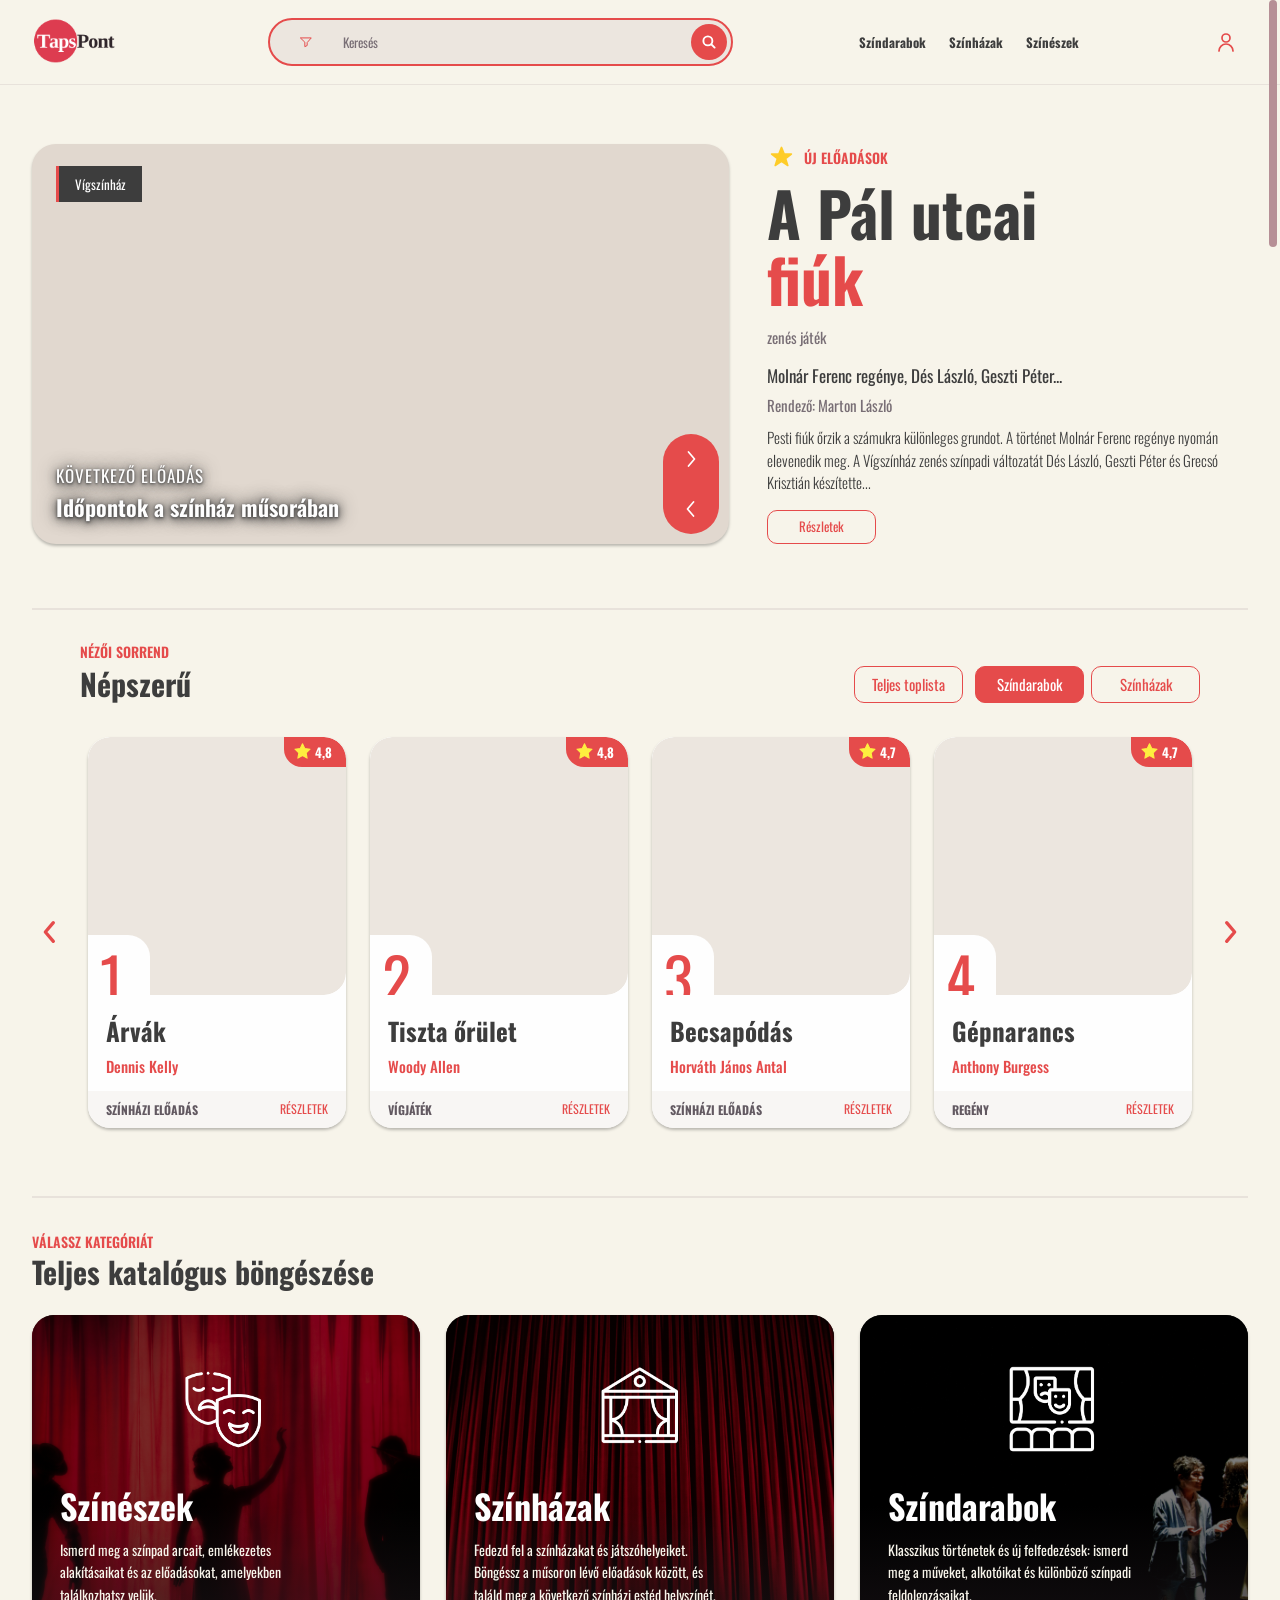
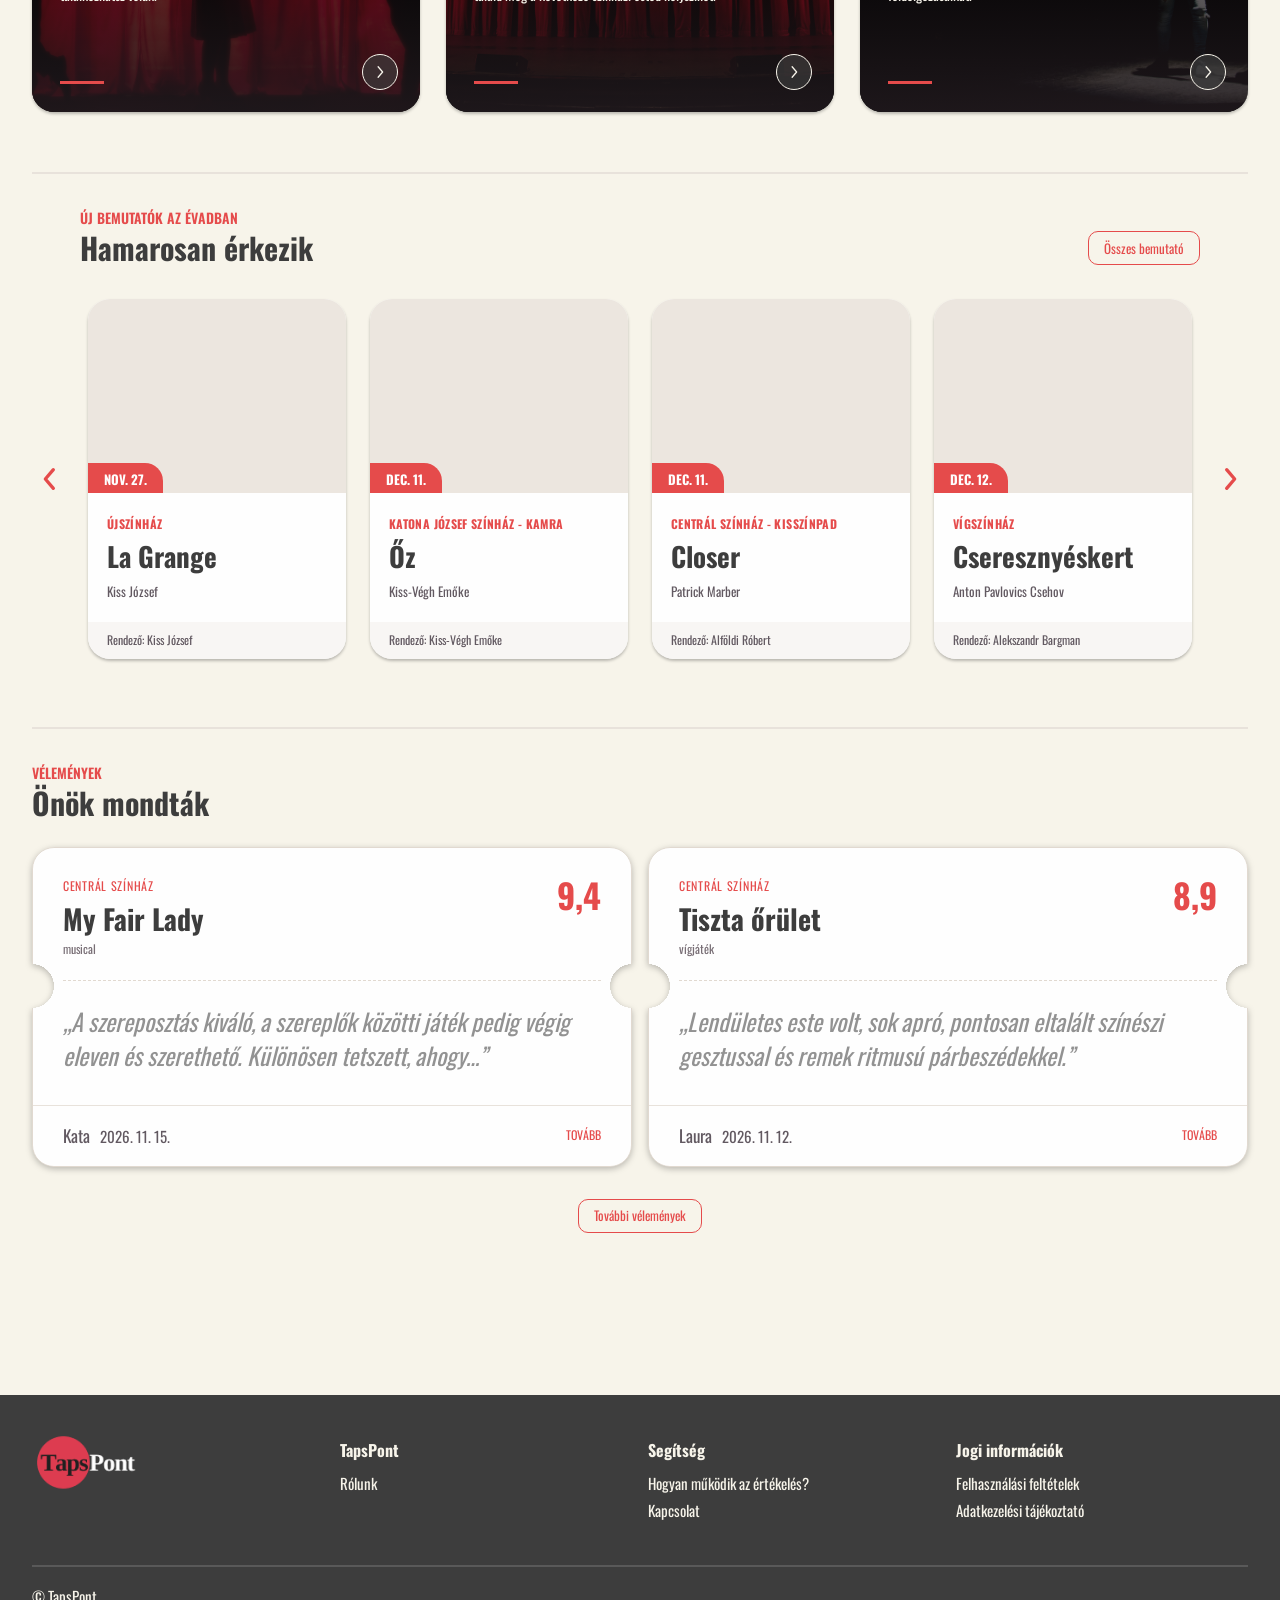
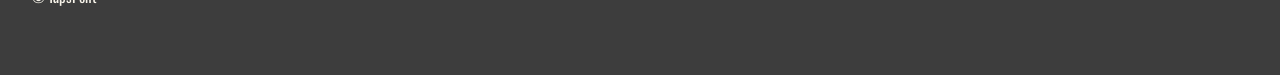
<file: index.html>
<!doctype html>
<html lang="hu">
<head>
  <link rel="icon" href="logo/favicon.ico" sizes="any">
  <meta charset="utf-8">
  <meta name="viewport" content="width=device-width, initial-scale=1">
  <title>TapsPont</title>
  <link rel="preconnect" href="https://fonts.googleapis.com">
  <link rel="preconnect" href="https://fonts.gstatic.com" crossorigin>
  <link rel="stylesheet" href="https://fonts.googleapis.com/css2?family=Overpass:wght@300;400;600;700&amp;family=Overpass+Mono:wght@300;400;500;700&amp;family=Tinos:ital,wght@0,400;0,700;1,400&amp;display=swap">
  <link rel="stylesheet" href="tapspont.css">
  <style>
    .frame { background: var(--placeholder); border: 1px solid var(--border); border-radius: 21px; }
    .frame:has(img) { overflow: hidden; }
    .frame img { display: block; width: 100%; height: 100%; object-fit: cover; }
    .rank-picture img, .hero-media .frame img { position: absolute; inset: 0; }
    .logo-frame { background: #fff; }
    .logo-frame img { object-fit: contain; padding: 12%; }
    .hero { width: min(1300px, calc(100% - 64px)); padding: clamp(28px, 4.6vw, 66px) 0 clamp(44px, 5vw, 68px); }
    .hero-grid { display: grid; grid-template-columns: minmax(0, 1.9fr) minmax(380px, 1fr); gap: clamp(54px, 7vw, 98px); align-items: start; }
    @media (min-width: 1260px) {
      .hero-grid { padding-right: 72px; }
    }
    .hero-media { position: relative; }
    .hero-media .frame { position: relative; aspect-ratio: 1.74; background: #e1d8cf; border: 0; border-radius: 24px; }
    .hero-controls { position: absolute; z-index: 1; right: 0; bottom: -28px; transform: translateX(50%); display: grid; width: clamp(54px, 6vw, 86px); border-radius: 999px; overflow: hidden; background: var(--red); }
    .hero-controls button { display: grid; place-items: center; min-height: clamp(44px, 6vw, 73px); padding: 0; border: 0; background: transparent; color: white; }
    .hero-controls button:is(:hover, :focus-visible) { background: #0002; }
    .hero-controls button:focus-visible { outline-offset: -5px; outline-color: white; }
    .feature { display: flex; align-items: flex-start; flex-direction: column; text-align: left; }
    .feature-copy-stack { display: grid; width: 100%; }
    .feature-copy { grid-area: 1 / 1; visibility: hidden; }
    .feature-copy[data-active] { visibility: visible; }
    .feature-label { color: var(--red); font-size: 15px; font-weight: 400; text-transform: uppercase; }
    .feature h1 { margin: 10px 0 16px; font: 700 80px/.98 var(--serif); overflow-wrap: anywhere; }
    .feature h1 span { display: block; color: var(--red); }
    .feature-date { margin-top: 4px; font-size: 21px; }
    .feature-author { margin: 18px 0 12px; font-size: 17px; }
    .feature .btn { margin-top: 22px; }
    main > .block { border-top: 2px solid var(--rule); padding-top: 66px; margin-top: 126px; }
    main > .block:first-child { margin-top: 0; padding-top: 34px; }
    .section-head { display: flex; align-items: center; justify-content: space-between; gap: 12px; margin-bottom: 22px; }
    .section-head h2 { color: var(--red); font: 700 30px/1.15 var(--mono); }
    .rankings .section-head { margin-bottom: 8px; }
    .ranking-meta { display: flex; align-items: center; justify-content: space-between; flex-wrap: wrap; gap: 8px 16px; margin-bottom: 12px; }
    .ranking-note { font: 300 15px/1.4 "Overpass", sans-serif; }
    .rank-controls { display: flex; flex-wrap: wrap; gap: 7px; margin-bottom: 16px; }
    .rank-controls .btn { min-height: 38px; padding-inline: 18px; color: #3D3D3D; background: transparent; font-size: 15px; }
    .rank-controls .btn:hover { background: #f9dce1; }
    .rank-controls .btn[aria-pressed="true"] { background: var(--red); color: #fff; }
    .rank-carousel, .premiere-carousel { --visible-slides: 4; --slide-gap: 24px; --slide-size: calc((100cqi - 3 * var(--slide-gap)) / 4); }
    .rank-list { list-style: none; padding: 0; }
    .listing-card { position: relative; flex: 0 0 var(--slide-size); display: flex; flex-direction: column; min-width: 0; min-height: calc(var(--slide-size) * 4 / 3 + 230px); border-radius: var(--card-radius); background: var(--white); overflow: hidden; overflow-wrap: anywhere; }
    .rank-cover { position: relative; width: 100%; aspect-ratio: 3 / 4; }
    .rank-picture { position: absolute; inset: 0; overflow: hidden; border: 0; border-radius: var(--card-radius); }
    .rank-picture.logo-frame img { bottom: auto; height: 72%; padding: 12%; }
    /* A cím hivatkozása a teljes kártyán elérhető. */
    .listing-card .listing-title a::after { content: ""; position: absolute; inset: 0; z-index: 1; border-radius: inherit; }
    .listing-card .listing-detail { position: relative; z-index: 2; }
    .rank-carousel .slide-viewport, .premiere-carousel .slide-viewport { padding: 8px; }
    .listing-card .listing-title a:focus-visible::after { outline: 2px solid var(--ink); outline-offset: -3px; }
    @media (prefers-reduced-motion: no-preference) {
      .listing-card { transition: transform 180ms ease; }
      .listing-card:focus-within { transform: scale(1.02); }
      .listing-card .frame img { transition: transform 800ms cubic-bezier(.2,.65,.3,1); }
      .listing-card:focus-within .frame img { transform: scale(1.04); }
    }
    @media (hover: hover) and (pointer: fine) and (prefers-reduced-motion: no-preference) {
      .listing-card:hover { transform: scale(1.02); }
      .listing-card:hover .frame img { transform: scale(1.04); }
    }
    .rank-card .order { position: absolute; bottom: 0; left: 0; display: grid; align-items: end; min-width: 92px; height: 90px; padding-inline: 12px; border-radius: 0 var(--card-radius) 0 0; background: var(--white); color: var(--red); font: 300 90px/1 var(--mono); }
    .rank-card .order-value { text-box: trim-both cap alphabetic; }
    @supports not (text-box: trim-both cap alphabetic) {
      .rank-card .order-value { transform: translateY(.22em); }
    }
    .listing-data { display: flex; flex-direction: column; flex: 1; gap: 4px; padding: 12px 17px 20px; }
    .listing-title { margin: 0 0 10px; font: 700 25px/1.12 var(--serif); }
    .listing-primary { color: var(--red); font: 700 15px/1.35 var(--mono); }
    .listing-secondary { color: var(--muted); font: 500 14px/1.4 var(--mono); }
    .listing-category { margin-top: auto; padding-top: 19px; color: var(--muted); font: 700 12px/1.3 var(--mono); text-transform: uppercase; }
    .review strong { font-size: 17px; line-height: 1.2; display: block; }
    .rank-card { min-height: 0; }
    .rank-card .rank-cover { aspect-ratio: 1; }
    .rank-card .listing-data { flex: none; padding-bottom: 16px; }
    .rank-card .listing-category { margin-top: 4px; padding-top: 0; }
    .rank-card .listing-secondary:empty { display: none; }
    .rank-carousel, .premiere-carousel { position: relative; }
    .side-navigation button { position: absolute; top: 50%; transform: translateY(-50%); z-index: 1; border: 0; background: transparent; color: var(--red); }
    .side-navigation .icon { width: 32px; height: 32px; }
    .side-navigation button:hover { color: var(--ink); }
    .side-navigation [data-slide="-1"] { right: calc(100% + 12px); }
    .side-navigation [data-slide="1"] { left: calc(100% + 12px); }
    @media (max-width: 1340px) {
      .rank-carousel, .premiere-carousel { padding-inline: 48px; }
      .side-navigation [data-slide="-1"] { left: 0; right: auto; }
      .side-navigation [data-slide="1"] { right: 0; left: auto; }
      .side-navigation button { width: 36px; height: 36px; }
    }
    .review-grid { display: grid; grid-template-columns: repeat(2, minmax(0, 1fr)); gap: 16px; }
    .review { display: grid; grid-template-columns: auto minmax(0, 1fr); align-items: start; gap: 20px; min-height: 128px; padding: 20px; }
    .review-avatar { width: clamp(42px, 5vw, 68px); aspect-ratio: 1; border-radius: 50%; }
    .review blockquote { margin: 0 0 16px; color: var(--ink); font: 700 25px/1.25 var(--serif); }
    .review strong { margin-bottom: 4px; }
    .review .text-link { display: inline-block; margin-top: 8px; }
    .review-more { display: flex; justify-content: center; margin-top: 20px; }
    .review-more[hidden] { display: none; }

    .premiere .listing-title { margin: 0 0 2px; font: 700 21px/1.2 var(--serif); }
    .topic-tiles { display: grid; grid-template-columns: repeat(3, minmax(0, 264px)); justify-content: center; gap: clamp(12px, 2vw, 28px); }
    .topic-tile { position: relative; display: flex; flex-direction: column; align-items: center; gap: 10px; min-width: 0; aspect-ratio: 1; padding: clamp(16px, 2.1vw, 28px) clamp(16px, 2.4vw, 32px); border-radius: 22px; background: var(--white); }
    .topic-tile:is(:hover, :focus-visible) { border-color: var(--red); text-decoration: none; }
    .topic-tile .topic-icon { flex: 0 0 auto; width: clamp(66px, 8vw, 110px); aspect-ratio: 1; object-fit: contain; filter: url(#topic-icon-red); }
    .topic-tile-label { text-align: center; font: 700 clamp(18px, 2vw, 24px)/1.2 var(--serif); }
    .topic-tile-description { align-self: stretch; color: var(--muted); font: 400 clamp(12px, 1.25vw, 14px)/1.4 var(--mono); }
    .topic-tile .topic-arrow { position: absolute; top: 14px; right: 14px; width: 24px; height: 24px; color: var(--red); }
    .filter-menu { position: fixed; inset: 0; margin: auto; width: min(490px, calc(100vw - 28px)); max-height: calc(100dvh - 28px); overflow: auto; padding: 22px; border: 1px solid var(--border); border-radius: var(--card-radius); background: var(--paper); color: var(--ink); box-shadow: 0 10px 36px #3D3D3D33; }
    .filter-menu::backdrop { background: #3D3D3D45; }
    .filter-menu h2 { margin-bottom: 16px; color: var(--red); font: 700 23px/1.2 var(--mono); }
    .filter-menu fieldset { margin: 0 0 15px; padding: 0; border: 0; }
    .filter-menu legend { padding: 0; margin-bottom: 8px; font-weight: 700; }
    .filter-options { display: flex; gap: 8px; flex-wrap: wrap; }
    .filter-options label { display: flex; align-items: center; gap: 5px; font-size: 13px; }
    .filter-menu input[type="radio"] { accent-color: var(--red); }
    .filter-fields { display: grid; grid-template-columns: repeat(2, minmax(0, 1fr)); gap: 12px; }
    .filter-fields label { display: grid; gap: 5px; font-size: 13px; }
    .filter-fields :is(select, input) { min-width: 0; width: 100%; padding: 8px; font: inherit; border: 1px solid var(--border); border-radius: 8px; background: var(--white); }
    .filter-actions { display: flex; flex-wrap: wrap; justify-content: flex-end; gap: 8px; margin-top: 16px; }
    .slide-viewport { container-type: inline-size; overflow: hidden; }
    .slide-track { display: flex; gap: var(--slide-gap); }
    .premiere { min-height: 0; }
    .premiere .frame { width: 100%; aspect-ratio: 4 / 5; border: 0; border-radius: 0; }
    .premiere .listing-data { gap: 0; padding: 13px; }
    .premiere :is(.listing-primary, .listing-secondary, .listing-category) { font: 400 14px/1.4 var(--mono); }
    .premiere .listing-category { margin-top: 0; padding-top: 0; text-transform: none; }
    .entry-list { list-style: none; margin: 0; padding: 0; }
    .entry-list li { display: grid; grid-template-columns: 68px minmax(0, 1fr); align-items: center; gap: 12px; padding: 10px 0; border-bottom: 1px solid var(--rule); }
    .entry-list .frame { height: 56px; border-radius: 10px; }
    .entry-list .muted { display: block; }
    @media (max-width: 960px) {
      .rank-carousel, .premiere-carousel { --visible-slides: 2; --slide-gap: 16px; --slide-size: calc((100cqi - var(--slide-gap)) / 2); }
      .rank-carousel { padding-inline: 0; }
      .rank-carousel .side-navigation { display: none; }
      .rank-carousel .slide-viewport { overflow-x: auto; scroll-snap-type: x mandatory; }
      .rank-card { scroll-snap-align: start; }
    }
    @media (max-width: 800px) {
      .hero-grid { grid-template-columns: 1fr; gap: 36px; }
      .hero-controls { right: 16px; transform: none; }
    }
    @media (max-width: 540px) {
      .hero { padding-top: 22px; }
      .section-head { flex-wrap: wrap; }
      .rank-carousel, .premiere-carousel { --visible-slides: 1; --slide-size: 100cqi; }
      .rank-controls .btn { padding-inline: 11px; }
      .review-grid { grid-template-columns: 1fr; gap: 14px; }
      .premiere-carousel { padding-inline: 38px; }
      .premiere-carousel .side-navigation button { width: 32px; height: 32px; }
    }
    @media (max-width: 660px) {
      .topic-tiles { grid-template-columns: repeat(2, minmax(0, 264px)); }
    }
    @media (max-width: 440px) {
      .topic-tiles { grid-template-columns: minmax(0, 264px); }
    }
  </style>
  <link rel="stylesheet" href="fooldal-finomitas.css">
  <link rel="stylesheet" href="mobil.css">
  <link rel="stylesheet" href="finomitasok.css">
  <link rel="stylesheet" href="https://fonts.googleapis.com/css2?family=Oswald:wght@300;400;500;600;700&amp;display=swap">
  <link rel="stylesheet" href="egyseg.css">
  <style>
    /* Főoldali gombok: a Figma-minta 109 × 34-es, 10 px-es sarkú vezérlője. */
    .btn, .rankings .ranking-tools .btn {
      box-sizing: border-box;
      min-width: 109px;
      min-height: 34px;
      padding: 0 15px;
      border: 1px solid #E54B4B;
      border-radius: 10px !important;
      background: transparent;
      color: #E54B4B;
      line-height: 1.2;
    }
    .btn:is(:hover, :focus-visible), .rankings .ranking-tools .btn:is(:hover, :focus-visible) {
      background: #E54B4B;
      color: #fff;
      text-decoration: none;
    }
    .btn.account-primary, .rankings .ranking-tools .btn[aria-pressed="true"] {
      background: #E54B4B;
      border-color: #E54B4B;
      color: #fff;
    }
    .btn:focus-visible, .icon-button:focus-visible { outline: 2px solid #E54B4B; outline-offset: 3px; }
    .icon-button, .tp-top, .tp-close {
      min-width: 34px !important;
      border-radius: 10px !important;
    }
    /* A Figma szerinti két félből álló, kapszula alakú hero-lapozó. */
    .hero-controls {
      width: 82px;
      height: 146px;
      grid-template-rows: repeat(2, 1fr);
      border-radius: 999px !important;
      background: #E54B4B;
    }
    .hero-controls button {
      width: 100%;
      min-width: 0 !important;
      min-height: 0;
      height: 73px;
      border-radius: 0 !important;
      background: transparent;
    }
    .hero-controls button:is(:hover, :focus-visible) { background: transparent; }
    .hero-controls button:active { background: #E54B4B; }
    .hero-controls button:active { transform: none; }
    /* A Figma csillaga; a pontszám a csillag közepén áll. */
    .rank-rating {
      width: max-content;
      min-width: 43px;
      height: 21px;
      background: var(--red);
    }
    .feature-label { display: flex; align-items: center; }
    .feature-label .feature-star {
      display: inline-block;
      flex: 0 0 29px;
      width: 29px;
      height: 28px;
      margin-right: 8px;
      background: center / 100% 100% no-repeat url("data:image/svg+xml,%3Csvg xmlns='http://www.w3.org/2000/svg' viewBox='0 0 29 28'%3E%3Cpath d='M14.5 3.4 L17.2 10.1 H24.4 L18.6 14.5 L20.8 21.5 L14.5 17.3 L8.2 21.5 L10.4 14.5 L4.6 10.1 H11.8 Z' fill='%23FECC28' stroke='%23FECC28' stroke-width='1.6' stroke-linejoin='round'/%3E%3C/svg%3E");
    }
    .rank-rating {
      position: absolute;
      top: 22px;
      right: 12px;
      display: flex;
      align-items: center;
      justify-content: flex-end;
      padding: 0 7px 0 18px;
      border: 0;
      border-radius: 0 9px 9px 9px;
      box-shadow: 0 1px 1px rgba(0, 0, 0, .25);
      color: #fff;
      font: 500 18px/1 "Oswald", sans-serif;
    }
    .rank-rating::before {
      content: '';
      position: absolute;
      left: -16px;
      top: 50%;
      width: 32px;
      height: 32px;
      transform: translateY(-50%);
      background: center / contain no-repeat url("data:image/svg+xml,%3Csvg xmlns='http://www.w3.org/2000/svg' viewBox='0 0 60 58'%3E%3Cpath d='M30 4 L37.2 19.4 L54.2 21.6 L41.8 33.4 L44.8 50.4 L30 42.1 L15.2 50.4 L18.2 33.4 L5.8 21.6 L22.8 19.4 Z' fill='%23FEEE3F' stroke='%23FEEE3F' stroke-width='3.5' stroke-linejoin='round'/%3E%3C/svg%3E");
      filter: drop-shadow(0 1px 1px rgba(0, 0, 0, .25));
    }
    .rank-rating > span:first-child { display: none; }
    .rank-rating .rating-value { position: relative; z-index: 1; }
    .rank-rating small { position: absolute; top: 100%; right: 0; padding: 1px 3px; border-radius: 3px; background: #fff; font-size: 9px; }
    .hero-date > span { font-size: 17px; }
    .hero-date p { font-size: 22px; }
    .rankings .ranking-tools .btn { display: inline-flex; align-items: center; justify-content: center; padding: 10px 15px; text-align: center; line-height: 1; }
    .section-subtitle { font-weight: 600; }
    .review-source { font-size: 17px; }
    .review-date { font-size: 15px; }
    .review-more { margin-top: 32px; }
    .rank-card .listing-foot, .rank-card.is-theatre .listing-foot {
      margin: auto -18px -10px;
      padding: 10px 18px;
      border: 0;
      background: #f8f6f4;
    }
    .premiere .listing-foot { margin: auto -19px -18px; padding: 10px 19px; border: 0; background: #f8f6f4; }
    .review-foot { width: auto; align-self: stretch; margin: auto -30px -30px; padding: 18px 30px; border: 0; border-top: 1px solid var(--rule); background: transparent; }
    .search-field .search-submit { width: 36px; height: 36px; min-width: 36px !important; border-radius: 50% !important; }
    .profile-trigger { border: 0; }
    #login-popover .field input:not([type="checkbox"]) { border-radius: 10px; }
    #login-popover .checkbox { font-size: 14px; }
    /* A naptár a képernyő közepén jelenik meg, nem a szűrő görgethető részében. */
    #search-filters .tp-calendar {
      position: fixed;
      inset: 50% auto auto 50%;
      transform: translate(-50%, -50%);
      width: min(320px, calc(100vw - 32px));
      padding: 12px;
      z-index: 100;
    }
    #search-filters .tp-calendar-head { margin-bottom: 4px; }
    #search-filters .tp-calendar-grid { gap: 1px; }
    #search-filters .tp-calendar-grid button { min-height: 0; height: clamp(20px, calc((100dvh - 115px) / 7), 36px); }
    #search-filters .tp-weekday { padding-block: 3px; }
    #search-filters .tp-calendar-clear { margin-top: 4px; }
    main > .block { position: relative; border-top: 0; }
    main > .block::before {
      content: '';
      position: absolute;
      top: 0;
      left: 50%;
      width: 100dvw;
      height: 2px;
      transform: translateX(-50%);
      background: var(--rule);
    }
    /* A korábbi Figma-főoldal 84:531 jelű logója. */
    .brand.figma-brand { position: relative; display: block; flex-shrink: 0; height: 52px; text-decoration: none; }
    .site-header .brand.figma-brand { flex-basis: 111px; width: 111px; }
    .figma-brand::before { content: none; }
    .figma-brand img { display: block; width: 100%; height: 100%; object-fit: contain; object-position: left center; }
    .figma-brand span { position: absolute; top: 12px; white-space: nowrap; font: 700 28px/28px Tinos, 'Times New Roman', serif !important; letter-spacing: -1.12px; }
    .figma-brand .figma-taps { left: 4px; color: #fff; }
    .figma-brand .figma-pont { left: 52px; color: #30262c; }
    .footer-nav .figma-brand { height: 60px; }
    .footer-nav .figma-brand .figma-taps { color: #30262c; }
    .footer-nav .figma-brand .figma-pont { color: #fff; }
    .feature h1 { margin: 8px 0 14px; line-height: 1.08; }
    .feature-author { margin: 16px 0 8px; line-height: 1.4; }
    .feature-director { line-height: 1.4; }
    .feature-description { margin-top: 10px; font-family: 'Oswald', sans-serif; font-weight: 300; line-height: 1.5; }
    .feature .btn { margin-top: 16px; }
    .rank-rating {
      top: -2px; right: -2px; min-width: 0; height: auto; min-height: 32px;
      padding: 8px 16px 5px 31px; gap: 0;
      border-radius: 0 0 0 18px; background: var(--red); box-shadow: none;
      color: var(--white); font: 700 13px/1 var(--mono);
    }
    .rank-rating::before { left: 9px; width: 19px; height: 19px; filter: none; }
    .rank-cover { border-radius: var(--card-radius) var(--card-radius) var(--card-radius) 0; }
    .rank-picture { border-radius: var(--card-radius) 0 var(--card-radius) 0; }
    .rank-cover { overflow: hidden; }
    .rank-card .rank-picture { border: 0; }
    .rank-card .order-value { position: relative; top: -1px; }
    @media (min-width: 801px) {
      .hero-grid { grid-template-columns: minmax(0, 2fr) minmax(0, 1fr); gap: clamp(54px, 7vw, 98px); align-items: stretch; }
      .hero-media { min-width: 0; aspect-ratio: 1.74; }
      .hero-media .frame { position: absolute; inset: 0 72px 28px 0; width: auto; height: auto; aspect-ratio: auto; }
      .hero-controls { right: 72px; bottom: 0; }
      .feature-actions { margin-top: auto; }
    }
    /* Tableten és nagyobb képernyőn a kép és a szöveg külön, rugalmas oszlopot kap. */
    @media (min-width: 700px) {
      .hero-grid { grid-template-columns: minmax(0, 1.45fr) minmax(0, 1fr); gap: clamp(24px, 3vw, 40px); padding-right: 0; align-items: start; }
      .hero-media { width: 100%; min-width: 0; aspect-ratio: auto; }
      .hero-media .frame { position: relative; inset: auto; width: 100%; height: 0; padding-top: 57.47%; aspect-ratio: auto; overflow: hidden; }
      .hero-media .frame > img { position: absolute; inset: 0; width: 100%; height: 100%; object-fit: cover; }
      .hero-controls { right: 10px; bottom: 10px; transform: none; width: 56px; min-width: 56px; height: 100px; }
      .hero-controls button { height: 50px; }
      .feature, .feature-copy-stack, .feature-copy { min-width: 0; }
      .feature-copy-stack { grid-template-columns: minmax(0, 1fr); }
      .feature h1 { font-size: clamp(36px, 4.8vw, 62px); overflow-wrap: normal; word-break: normal; }
    }
    @media (max-width: 1366px) and (pointer: coarse) {
      .rank-carousel { --visible-slides: 2; --slide-gap: 16px; --slide-size: calc((100cqi - var(--slide-gap)) / 2); padding-inline: 0; }
      .rank-carousel .side-navigation { display: none; }
      .rank-carousel .slide-viewport { overflow-x: auto; scroll-snap-type: x mandatory; scrollbar-width: none; -webkit-overflow-scrolling: touch; }
      .rank-carousel .slide-viewport::-webkit-scrollbar { display: none; }
      .rank-card { scroll-snap-align: start; }
    }
    @media (max-width: 600px) and (pointer: coarse) { .rank-carousel { --visible-slides: 1; --slide-size: 84cqi; } }
    /* A főoldal közös, szimmetrikus konténere és a hero felső igazítása. */
    @media (min-width: 700px) {
      .site-header .header-inner, .hero.wrap, main.wrap, .site-footer .wrap {
        width: calc(100% - 48px); max-width: 1216px; margin-left: auto; margin-right: auto;
      }
      .site-header .header-inner { padding-left: 0; padding-right: 0; }
      .hero-grid { align-items: start; }
      .hero-media, .feature, .feature-copy-stack, .feature-copy { min-width: 0; }
      .feature { align-self: start; }
      .feature-label { margin-top: 0; }
      main > .block { min-width: 0; }
      main > .block::before { left: 0; width: 100%; transform: none; }
      .rank-carousel .slide-viewport, .premiere-carousel .slide-viewport { min-width: 0; max-width: 100%; }
    }
    /* Álló tableten a fejléc és a két herooszlop a rendelkezésre álló szélességben marad. */
    @media (min-width: 601px) and (max-width: 1024px) and (orientation: portrait) {
      .site-header .header-inner { display: grid; grid-template-columns: auto minmax(0, 1fr) auto; gap: 10px 16px; }
      .site-header .header-inner > .brand { grid-column: 1; grid-row: 1; }
      .site-header .header-inner > .search { grid-column: 2; grid-row: 1; width: 100%; max-width: none; min-width: 0; }
      .site-header .header-inner > .profile { grid-column: 3; grid-row: 1; }
      .site-header .header-inner > .site-nav { grid-column: 1 / -1; grid-row: 2; width: 100%; min-width: 0; justify-content: center; }
      .hero-grid { grid-template-columns: minmax(0, 1.1fr) minmax(0, 1fr); gap: 24px; align-items: start; }
      .hero-media { min-width: 0; width: 100%; aspect-ratio: auto; }
      .hero-media .frame { position: relative; inset: auto; width: 100%; height: 0; padding-top: 57.47%; aspect-ratio: auto; overflow: hidden; }
      .hero-media .frame > img { position: absolute; inset: 0; width: 100%; height: 100%; object-fit: cover; }
      .hero-controls { right: 10px; bottom: 10px; transform: none; width: 56px; min-width: 56px; height: 100px; }
      .hero-controls button { height: 50px; }
      .feature, .feature-copy-stack, .feature-copy { min-width: 0; max-width: 100%; }
      .feature-copy-stack { grid-template-columns: minmax(0, 1fr); }
      .feature h1 { font-size: clamp(32px, 4.5vw, 46px); overflow-wrap: break-word; }
    }
    .topic-tile, .topic-tile:is(:hover, :focus-visible) { border: 0; }
    .topic-tile:focus-visible { outline: 2px solid var(--ink); outline-offset: 3px; }
    @media (prefers-reduced-motion: no-preference) {
      .rank-carousel.is-revealed .rank-card { animation: topic-arrive 650ms cubic-bezier(.2,.65,.3,1) backwards; }
      .rank-carousel.is-revealed .rank-card:nth-child(2) { animation-delay: 60ms; }
      .rank-carousel.is-revealed .rank-card:nth-child(3) { animation-delay: 120ms; }
      .rank-carousel.is-revealed .rank-card:nth-child(4) { animation-delay: 180ms; }
    }
    .listing-category, .listing-secondary, .premiere-director, .review-foot .muted { color: #625961; }
    @media (max-width: 600px) {
      .hero-controls { width: 56px; min-width: 56px; height: 100px; right: 0; bottom: -18px; transform: none; }
      .hero-controls button { height: 50px; }
    }
    @media (max-width: 960px) {
      .rank-carousel .slide-viewport { scrollbar-width: none; -ms-overflow-style: none; }
      .rank-carousel .slide-viewport::-webkit-scrollbar { display: none; }
    }
    @media (max-width: 800px) { .review-foot { margin-inline: -24px; margin-bottom: -24px; padding-inline: 24px; } }
    @media (max-width: 540px) { .hero-date > span { font-size: 15px; } .hero-date p { font-size: 19px; } }
  </style>
  <script src="popover-fallback.js"></script>
</head>
<body>
  <svg width="0" height="0" aria-hidden="true" style="position:absolute">
    <filter id="topic-icon-red" color-interpolation-filters="sRGB">
      <feColorMatrix in="SourceGraphic" type="matrix" values="0 0 0 0 0  0 0 0 0 0  0 0 0 0 0  -.224 -.752 -.076 0 1" result="ink-mask"/>
      <feComposite in="ink-mask" in2="SourceAlpha" operator="in" result="clipped-ink"/>
      <feFlood flood-color="var(--red)" result="brand-color"/>
      <feComposite in="brand-color" in2="clipped-ink" operator="in"/>
    </filter>
    <filter id="topic-icon-white" color-interpolation-filters="sRGB">
      <feColorMatrix in="SourceGraphic" type="matrix" values="0 0 0 0 0  0 0 0 0 0  0 0 0 0 0  -.224 -.752 -.076 0 1" result="ink-mask"/>
      <feComposite in="ink-mask" in2="SourceAlpha" operator="in" result="clipped-ink"/>
      <feFlood flood-color="var(--white)" result="brand-color"/>
      <feComposite in="brand-color" in2="clipped-ink" operator="in"/>
    </filter>
    <symbol id="brand-wordmark" viewBox="0 0 416 224">
      <circle cx="112" cy="112" r="112" fill="var(--red)"/>
      <g font-family="Arial, sans-serif" font-weight="700" font-size="102">
        <text x="26" y="154" fill="var(--brand-taps)" textLength="196" lengthAdjust="spacingAndGlyphs">Taps</text>
        <text x="221" y="154" fill="var(--brand-pont)" textLength="194" lengthAdjust="spacingAndGlyphs">Pont</text>
      </g>
    </symbol>
    <symbol id="icon-user" viewBox="0 0 24 24"><circle cx="12" cy="8" r="4"/><path d="M5 21a7 7 0 0 1 14 0"/></symbol>
    <symbol id="icon-eye" viewBox="0 0 24 24">
      <path d="M2 12s3.6-6 10-6 10 6 10 6-3.6 6-10 6-10-6-10-6Z"/><circle cx="12" cy="12" r="2.5"/>
    </symbol>
    <symbol id="icon-eye-off" viewBox="0 0 24 24">
      <path d="m3 3 18 18M10 6.2c.6-.1 1.3-.2 2-.2 6.4 0 10 6 10 6a15 15 0 0 1-2.4 2.8M6.3 7.6A17 17 0 0 0 2 12s3.6 6 10 6c1.6 0 3.1-.4 4.4-1"/>
    </symbol>
    <symbol id="icon-prev" viewBox="0 0 24 24"><path d="m14.5 5-6 7 6 7"/></symbol>
    <symbol id="icon-next" viewBox="0 0 24 24"><path d="m9.5 5 6 7-6 7"/></symbol>
    <symbol id="icon-filter" viewBox="0 0 24 24"><path d="M3 5h18l-7 8v5l-4 2v-7Z"/></symbol>
    <symbol id="icon-search" viewBox="0 0 24 24"><circle cx="10.5" cy="10.5" r="6"/><path d="m15 15 4.5 4.5"/></symbol>
  </svg>
  <div class="top" id="felfedezes">
    <header class="site-header">
      <div class="header-inner">
        <a href="#felfedezes" class="brand figma-brand" aria-label="TapsPont"><img src="logo/TapsPont_Logo.png" alt=""></a>
        <form class="search" role="search">
          <div class="search-field">
            <div class="search-category">
              <button type="button" class="category-toggle" id="filter-toggle" popovertarget="search-filters" aria-label="Keresési szűrők" title="Keresési szűrők">
                <svg class="icon" aria-hidden="true"><use href="#icon-filter"/></svg>
              </button>
              <div class="filter-menu" id="search-filters" popover role="dialog" aria-labelledby="filter-title">
                <h2 id="filter-title">Keresési szűrők</h2>
                <fieldset>
                  <legend>Találat típusa</legend>
                  <div class="filter-options">
                  <label><input type="radio" name="category" value="" checked>Mind</label>
                  <label><input type="radio" name="category" value="works">Mű</label>
                  <label><input type="radio" name="category" value="productions">Produkció</label>
                  <label><input type="radio" name="category" value="theatres">Színház</label>
                  <label><input type="radio" name="category" value="artists">Művész</label>
                  <label><input type="radio" name="category" value="venues">Játszóhely</label>
                  <label><input type="radio" name="category" value="sessions">Előadásalkalom</label>
                  </div>
                </fieldset>
                <div class="filter-fields">
                  <label>Színház<select name="theatre"><option value="">Bármelyik</option></select></label>
                  <label>Műfaj<select name="genre"><option value="">Bármelyik</option></select></label>
                  <label>Első dátum<input name="from" type="date"></label>
                  <label>Utolsó dátum<input name="until" type="date"></label>
                </div>
                <div class="filter-actions">
                  <button type="button" class="btn btn-outline" id="clear-filters">Szűrők törlése</button>
                  <button type="submit" class="btn btn-outline">Találatok mutatása</button>
                </div>
              </div>
            </div>
            <input type="search" name="query" aria-label="Keresés" placeholder="Keresés">
            <button type="submit" class="icon-button arrow search-submit" aria-label="Keresés"><svg class="icon" aria-hidden="true"><use href="#icon-search"/></svg></button>
          </div>
        </form>
        <nav class="site-nav" aria-label="Főmenü">
          <a href="temak.html?tema=szindarabok">Színdarabok</a>
          <a href="temak.html?tema=szinhazak">Színházak</a>
          <a href="temak.html?tema=szineszek">Színészek</a>

        </nav>
        <button type="button" class="icon-button profile profile-trigger" data-profile-avatar
                popovertarget="login-popover" aria-label="Profil / Belépés">
          <svg class="icon" aria-hidden="true"><use href="#icon-user"/></svg>
        </button>
      </div>
      <section class="card login-popover" id="login-popover" popover aria-labelledby="login-popover-title">
        <h2 id="login-popover-title">Bejelentkezés</h2>
        <form class="account-form" id="login-form" method="post" novalidate>
          <div class="field">
            <label for="login-username">Felhasználónév</label>
            <input id="login-username" type="text" name="username" autocomplete="username" maxlength="40" required aria-describedby="login-username-error" autocapitalize="none" spellcheck="false">
            <p class="error" id="login-username-error" hidden></p>
          </div>
          <div class="field">
            <label for="login-password">Jelszó</label>
            <div class="password-control">
              <input id="login-password" type="password" name="password" autocomplete="current-password" maxlength="128" required aria-describedby="login-password-error">
              <button type="button" class="icon-button password-toggle" aria-controls="login-password" aria-label="Jelszó megjelenítése">
                <svg class="icon" aria-hidden="true"><use href="#icon-eye-off"/></svg>
              </button>
            </div>
            <p class="error" id="login-password-error" hidden></p>
          </div>
          <button type="button" class="password-help" id="password-help" aria-controls="password-help-message">Elfelejtetted a jelszavad?</button>
          <p class="error" id="password-help-message" role="status" hidden></p>
          <label class="checkbox"><input id="login-remember" type="checkbox">Emlékezz rám</label>
          <p class="error" id="login-error" role="alert" hidden></p>
          <button class="btn account-primary" type="submit">Bejelentkezés</button>
        </form>
        <div class="login-register">
          <p>Még nincs fiókod?</p>
          <a class="btn btn-outline" href="belepes.html">Regisztrálok</a>
        </div>
      </section>
    </header>

    <section class="hero wrap" aria-label="Új előadások">
      <div class="hero-grid">
        <div class="hero-media">
          <div class="frame" id="featured-image">
            <span class="hero-venue" id="featured-venue"><span class="hero-venue-name"></span></span>
            <div class="hero-date"><span>Következő előadás</span><p id="featured-date"></p></div>
          </div>
          <div class="hero-controls" role="group" aria-label="Új előadások lapozása">
            <button type="button" id="next" aria-label="Következő új előadás"><svg class="icon" aria-hidden="true"><use href="#icon-next"/></svg></button>
            <button type="button" id="previous" aria-label="Előző új előadás"><svg class="icon" aria-hidden="true"><use href="#icon-prev"/></svg></button>
          </div>
        </div>
        <article class="feature">
          <div class="feature-copy-stack"></div>
          <div class="feature-actions">
            <a class="btn btn-outline" id="featured-detail">Részletek</a>
          </div>
        </article>
      </div>
      <output class="sr-only" id="slide-position" aria-label="Új előadás sorszáma">01 / 03</output>
    </section>
  </div>

  <main class="wrap">
    <section class="block rankings" id="toplistak">
        <div class="ranking-meta"><p class="section-subtitle">Nézői sorrend</p></div>
        <div class="section-head ranking-heading"><h2>Népszerű</h2>
        <div class="ranking-tools"><a class="btn btn-outline" href="toplista.html">Teljes toplista</a>
          <div class="rank-controls" role="group" aria-label="Toplista kategóriája">
          <button type="button" class="btn" aria-pressed="true">Színdarabok</button>
          <button type="button" class="btn" aria-pressed="false">Színházak</button>
          </div>
        </div>
        </div>
        <div class="rank-carousel" data-carousel role="group" aria-label="Népszerű találatok">
          <div class="slide-viewport"><ol class="rank-list slide-track"></ol></div>
          <div class="side-navigation">
            <button type="button" class="icon-button arrow" data-slide="-1" aria-label="Előző helyezett"><svg class="icon" aria-hidden="true"><use href="#icon-prev"/></svg></button>
            <button type="button" class="icon-button arrow" data-slide="1" aria-label="Következő helyezett"><svg class="icon" aria-hidden="true"><use href="#icon-next"/></svg></button>
          </div>
        </div>
    </section>

    <nav class="block topic-tiles" aria-label="Színházi témák">
      <div class="topic-heading"><p class="section-subtitle">Válassz kategóriát</p><h2>Teljes katalógus böngészése</h2></div>
      <a class="card topic-tile" href="temak.html?tema=szineszek">
        <span class="topic-icon-wrap"><img class="topic-icon" src="topic-icons/actors.png" alt=""></span>
        <span class="topic-tile-label">Színészek</span>
        <span class="topic-tile-description">Ismerd meg a színpad arcait, emlékezetes alakításaikat és az előadásokat, amelyekben találkozhatsz velük.</span>
        <svg class="icon topic-arrow" aria-hidden="true"><use href="#icon-next"/></svg>
      </a>
      <a class="card topic-tile" href="temak.html?tema=szinhazak">
        <span class="topic-icon-wrap"><img class="topic-icon" src="topic-icons/theatres.png" alt=""></span>
        <span class="topic-tile-label">Színházak</span>
        <span class="topic-tile-description">Fedezd fel a színházakat és játszóhelyeiket. Böngéssz a műsoron lévő előadások között, és találd meg a következő színházi estéd helyszínét.</span>
        <svg class="icon topic-arrow" aria-hidden="true"><use href="#icon-next"/></svg>
      </a>
      <a class="card topic-tile" href="temak.html?tema=szindarabok">
        <span class="topic-icon-wrap"><img class="topic-icon" src="topic-icons/plays.png" alt=""></span>
        <span class="topic-tile-label">Színdarabok</span>
        <span class="topic-tile-description">Klasszikus történetek és új felfedezések: ismerd meg a műveket, alkotóikat és különböző színpadi feldolgozásaikat.</span>
        <svg class="icon topic-arrow" aria-hidden="true"><use href="#icon-next"/></svg>
      </a>
    </nav>

    <section class="block" id="bemutatok">
      <div class="premiere-heading"><p class="section-subtitle">Új bemutatók az évadban</p><div class="section-head"><h2>Hamarosan érkezik</h2><a class="btn btn-outline" href="#bemutatok" data-list="Bemutatók">Összes bemutató</a></div></div>
      <div class="premiere-carousel" data-carousel role="group" aria-label="Bemutatók lapozása">
        <div class="slide-viewport"><div class="premiere-grid slide-track"></div></div>
        <div class="side-navigation">
          <button type="button" class="icon-button arrow" data-slide="-1" aria-label="Előző bemutató"><svg class="icon" aria-hidden="true"><use href="#icon-prev"/></svg></button>
          <button type="button" class="icon-button arrow" data-slide="1" aria-label="Következő bemutató"><svg class="icon" aria-hidden="true"><use href="#icon-next"/></svg></button>
        </div>
      </div>
    </section>

    <section class="block" id="velemenyek">
      <p class="section-subtitle">Vélemények</p><div class="section-head"><h2>Önök mondták</h2></div>
      <div class="review-grid" id="recent-review-list"></div>
      <div class="review-more">
        <button type="button" class="btn btn-outline" aria-controls="recent-review-list">További vélemények</button>
      </div>
    </section>
  </main>

  <footer class="site-footer">
    <div class="wrap">
      <nav class="footer-nav" aria-label="Lábléc">
        <a class="brand figma-brand" href="#felfedezes" aria-label="TapsPont"><img src="logo/TapsPont_Logo_invers.png" alt=""></a>
        <div><strong>TapsPont</strong><a href="rolunk.html">Rólunk</a></div>
        <div><strong>Segítség</strong><a href="#ertekeles" data-info="Hogyan működik az értékelés?">Hogyan működik az értékelés?</a><a href="kapcsolat.html">Kapcsolat</a></div>
        <div><strong>Jogi információk</strong><a href="felhasznalasi-feltetelek.html">Felhasználási feltételek</a><a href="adatkezeles.html">Adatkezelési tájékoztató</a></div>
      </nav>
      <p class="copyright">© TapsPont</p>
    </div>
  </footer>

  <dialog class="card home-panel" aria-labelledby="panel-title">
    <h2 id="panel-title"></h2>
    <div id="panel-content"></div>

  </dialog>

  <template id="review-template">
    <article class="card review">
      <header class="review-head">
        <div><p class="review-venue"></p><h3 class="review-title"></h3><p class="muted review-kind"></p></div>
        <span class="review-score" aria-label="Még nincs pontszám">—</span>
      </header>
      <blockquote></blockquote>
      <footer class="review-foot"><span class="review-byline"><span class="review-source muted">Nézői vélemény</span><time class="review-date muted"></time></span><a class="text-link">TOVÁBB</a></footer>
    </article>
  </template>
  <template id="feature-copy-template">
    <div class="feature-copy">
      <p class="feature-label section-subtitle"><span class="feature-star" aria-hidden="true"></span> Új előadások</p>
      <h1></h1>
      <p class="muted feature-meta"></p>
      <p class="feature-author"></p>
      <p class="muted feature-director"></p>
      <p class="feature-description"></p>
    </div>
  </template>
  <template id="rank-template">
    <li class="rank-card listing-card">
      <div class="rank-cover"><div class="frame rank-picture"></div><span class="order"><span class="order-value"></span></span><span class="rank-rating" aria-label="Még nincs összesített értékelés"><span aria-hidden="true">★</span> <span class="rating-value">—</span></span></div>
      <div class="listing-data">
        <h3 class="listing-title"><a></a></h3>
        <div class="listing-address"><p class="listing-primary"></p><p class="listing-secondary"></p></div>
        <div class="listing-foot"><p class="listing-category"></p><a class="listing-detail text-link">RÉSZLETEK</a></div>
      </div>
    </li>
  </template>
  <template id="premiere-template">
    <article class="premiere listing-card">
      <div class="premiere-cover"><div class="frame" aria-hidden="true"></div><time class="premiere-date"></time></div>
      <div class="listing-data">
        <p class="listing-primary"></p>
        <h3 class="listing-title"><a></a></h3>
        <p class="listing-secondary"></p>
        <div class="listing-foot"><p class="premiere-director"></p></div>
      </div>
    </article>
  </template>

  <script src="profil.js"></script>
  <script src="belepes.js"></script>
  <script src="kereso.js"></script>
  <script src="katalogus.js"></script>
  <script>
    const categories = {
      Előadások: productions.map(entry => ({ ...entry, meta: entry.venue + ' · ' + entry.kind })),
      Színdarabok: workRecords,
      Színházak: theatreRecords,
      Színészek: artistRecords,
      Bemutatók: premieres,
    };
    const localDateTime = new Intl.DateTimeFormat('hu-HU', {
      dateStyle: 'long', timeStyle: 'short', timeZone: 'Europe/Budapest'
    });
    const localDate = new Intl.DateTimeFormat('sv-SE', { timeZone: 'Europe/Budapest' });
    const searchCategories = {
      works: workRecords,
      productions: [...categories.Előadások, ...premieres],
      theatres: theatreRecords,
      artists: artistRecords,
      venues: venues.map(entry =>
        entry.title.endsWith(' · Kamra') ? { ...entry, title: 'Kamra', meta: entry.title + ' · ' + entry.meta } : entry
      ),
      sessions: [
        ...productions.filter(entry => entry.next).map(entry => {
          const date = new Date(entry.next);
          return { ...entry, meta: entry.venue, date: localDate.format(date), displayDate: localDateTime.format(date) };
        }),
        ...premieres,
      ],
    };
    const dialog = document.querySelector('dialog');
    const panelContent = document.querySelector('#panel-content');
    const rankButtons = Array.from(document.querySelectorAll('.rank-controls button'));
    const rankingCount = 10;
    const featured = ['pal', 'mamma', 'fair'].map(id => productions.find(entry => entry.id === id));
    const rankTrack = document.querySelector('.rank-list');
    const rankings = Object.fromEntries(rankButtons.map(({ textContent: category }) => {
      const entries = [...categories[category]];
      const ratingFor = entry => category === 'Színházak' ? sampleRating(entry) : workRating(entry).value;
      entries.sort((a, b) => Number(ratingFor(b).replace(',', '.')) - Number(ratingFor(a).replace(',', '.')) || a.title.localeCompare(b.title, 'hu'));
      return [category, entries.slice(0, rankingCount)];
    }));
    let activeRank = rankButtons[0].textContent;
    const compactRanking = window.matchMedia('(max-width: 960px), (max-width: 1366px) and (pointer: coarse)');
    let slide = 0;

    function openPanel(title, ...content) {
      document.querySelector('#panel-title').textContent = title;
      panelContent.replaceChildren(...content);
      dialog.showModal();
    }

    function setImage(frame, entry, { alt = '', featuredImage = false } = {}) {
      frame.querySelector(':scope > img')?.remove();
      const photo = featuredImage && entry.hero ? entry.hero : entry.image;
      const source = photo || entry.logo;
      frame.classList.toggle('logo-frame', !photo && Boolean(entry.logo));
      if (!source) return;
      const image = document.createElement('img');
      image.alt = alt;
      image.loading = featuredImage ? 'eager' : 'lazy';
      image.decoding = 'async';
      if (entry.credit) image.title = 'Fotó · ' + entry.credit;
      image.addEventListener('error', () => image.remove(), { once: true });
      image.src = source;
      frame.prepend(image);
    }

    function setLink(link, entry) {
      link.textContent = entry.title;
      link.href = entry.detail || entry.url;
    }

    function fillListing(card, entry, { primary, secondary, category }) {
      setLink(card.querySelector('.listing-title a'), entry);
      card.querySelector('.listing-primary').textContent = primary;
      card.querySelector('.listing-secondary').textContent = secondary;
      card.querySelector('.listing-category').textContent = category;
    }

    function syncSlideLinks(track) {
      const count = Number(getComputedStyle(track).getPropertyValue('--visible-slides').trim() || 3);
      const scrollableRank = track === rankTrack && compactRanking.matches;
      for (const [index, card] of Array.from(track.children).entries()) card.inert = !scrollableRank && index >= count;
    }

    function renderRankings(category) {
      activeRank = category;
      for (const button of rankButtons) {
        const selected = button.textContent === category;
        button.setAttribute('aria-pressed', selected);
      }
      const template = document.querySelector('#rank-template');
      rankTrack.replaceChildren(...rankings[category].map((entry, index) => {
        const card = template.content.cloneNode(true);
        card.querySelector('li').value = index + 1;
        card.querySelector('li').classList.toggle('is-theatre', category === 'Színházak');
        card.querySelector('.order-value').textContent = index + 1;
        setImage(card.querySelector('.rank-picture'), entry, { alt: entry.imageAlt });
        if (category === 'Színházak') {
          const [city, ...street] = entry.meta.split(', ');
          fillListing(card, entry, { primary: city, secondary: street.join(', '), category: 'Színház' });
        } else {
          fillListing(card, entry, { primary: entry.id === 'mamma' ? 'Benny Andersson, Björn Ulvaeus…' : entry.author, secondary: '', category: entry.kind });
        }
        card.querySelector('.listing-detail').href = entry.detail || entry.url;
        card.querySelector('.listing-detail').setAttribute('aria-label', entry.title + ' – részletek');
        const rating = category === 'Színházak' ? { value: sampleRating(entry), sample: true } : workRating(entry);
        const sampleScore = rating.value;
        const badge = card.querySelector('.rank-rating');
        badge.querySelector('.rating-value').textContent = sampleScore;
        badge.setAttribute('aria-label', (rating.sample ? 'Mintapontszám: ' : 'Pontszám: ') + sampleScore + (category === 'Színházak' ? ' / 10' : ' / 5'));
        badge.title = (rating.sample ? 'Mintapontszám: ' : 'Pontszám: ') + sampleScore + (category === 'Színházak' ? ' / 10' : ' / 5');
        return card;
      }));
      rankTrack.parentElement.scrollLeft = 0;
      syncSlideLinks(rankTrack);
    }

    const featureTemplate = document.querySelector('#feature-copy-template');
    const featureStack = document.querySelector('.feature-copy-stack');
    const featureDescriptions = {
      pal: 'Pesti fiúk őrzik a számukra különleges grundot. A történet Molnár Ferenc regénye nyomán elevenedik meg. A Vígszínház zenés színpadi változatát Dés László, Geszti Péter és Grecsó Krisztián készítette...',
      mamma: 'Sophie az esküvőjére készül. Három férfit hív meg, hogy megtudja, melyikük az apja. Történetüket az ABBA dalai kísérik...',
      fair: 'Higgins professzor fogadást köt. Azt vállalja, hogy Elizát, a virágárust az előkelő londoni társaság tagjaként mutatja be. A musical a Centrál Színházban látható...'
    };
    // Overlapping copies reserve the tallest slide's space at the current width.
    const featureCopies = featured.map(entry => {
      const copy = featureTemplate.content.firstElementChild.cloneNode(true);
      const title = copy.querySelector('h1');
      const split = entry.title.lastIndexOf(' ') + 1;
      const accent = document.createElement('span');
      accent.textContent = entry.title.slice(split);
      title.replaceChildren(entry.title.slice(0, split), accent);
      copy.querySelector('.feature-meta').textContent = entry.kind;
      copy.querySelector('.feature-author').textContent = entry.id === 'pal'
        ? 'Molnár Ferenc regénye, Dés László, Geszti Péter...'
        : entry.author;
      const directors = (entry.director || '').split(/\s*,\s*|\s+és\s+/).filter(Boolean);
      copy.querySelector('.feature-director').textContent = directors.length ? 'Rendező: ' + directors.slice(0, 3).join(', ') + (directors.length > 3 ? '...' : '') : '';
      copy.querySelector('.feature-description').textContent = featureDescriptions[entry.id] || (entry.description || '').replace(/[.!?…]+$/, '') + '...';
      return copy;
    });
    featureStack.append(...featureCopies);

    function selectSlide(index) {
      featureCopies[slide].removeAttribute('data-active');
      slide = (index + featured.length) % featured.length;
      featureCopies[slide].setAttribute('data-active', '');
      const format = number => String(number).padStart(2, '0');
      document.querySelector('#slide-position').value = format(slide + 1) + ' / ' + format(featured.length);
      const entry = featured[slide];
      setImage(document.querySelector('#featured-image'), entry, { alt: entry.title + ' · ' + entry.venue, featuredImage: true });
      document.querySelector('.hero-venue-name').textContent = entry.venue;
      const next = entry.next && new Date(entry.next);
      document.querySelector('#featured-date').textContent = next && next >= new Date()
        ? localDateTime.format(next).replace(',', '') : 'Időpontok a színház műsorában';
      document.querySelector('#featured-detail').href = entry.url;
    }

    function showRating(element, entry) {
      const hasRating = Number.isFinite(entry.rating);
      element.querySelector('.rating-value').textContent = hasRating ? entry.rating.toFixed(1) : '—';
      const description = hasRating ? 'Értékelés: ' + entry.rating + ' / 5' : 'Még nincs összesített értékelés';
      element.setAttribute('aria-label', description);
      element.title = description;
    }

    function showEntries(title, entries) {
      if (!entries.length) {
        openPanel(title, 'Nincs találat. Próbálj más keresőkifejezést vagy kategóriát.');
        return;
      }
      const list = document.createElement('ul');
      list.className = 'entry-list';
      for (const entry of entries) {
        const item = document.createElement('li');
        const frame = document.createElement('div');
        frame.className = 'frame';
        frame.setAttribute('aria-hidden', 'true');
        setImage(frame, entry);
        const data = document.createElement('div');
        const link = document.createElement('a');
        const meta = document.createElement('span');
        setLink(link, entry);
        link.className = 'text-link';
        meta.className = 'muted';
        meta.textContent = [entry.meta, entry.displayDate].filter(Boolean).join(' · ');
        data.append(link, meta);
        item.append(frame, data);
        list.append(item);
      }
      openPanel(title, list);
    }

    selectSlide(0);
    renderRankings(activeRank);

    const reviewList = document.querySelector('#recent-review-list');
    const reviewTemplate = document.querySelector('#review-template');
    const reviewMore = document.querySelector('.review-more');
    // A hosszabb, a felhasználó kérésére írt szövegek kizárólag főoldali designminták.
    const homepageReviewSamples = {
      fair: '„A szereposztás kiváló, a szereplők közötti játék pedig végig eleven és szerethető. Különösen tetszett, ahogy a finom humor és a csendesebb pillanatok váltották egymást, miközben az ismerős dallamok újra magukkal ragadtak. A díszlet és a jelmezek szépen kísérték Eliza átalakulását, és a történet a végére igazán közel került hozzám. Szívesen megnézném még egyszer, mert biztosan maradtak olyan apró részletek, amelyek csak másodszorra tűnnének fel.”',
      tiszta: '„Lendületes este volt, sok apró, pontosan eltalált színészi gesztussal és remek ritmusú párbeszédekkel. A félreértések egyre váratlanabb helyzeteket teremtettek, a szereplők pedig úgy adták egymásnak a végszót, hogy a figyelmem egy pillanatra sem kalandozott el. A könnyed felszín mögött a kapcsolatok bizonytalansága is megjelent, ettől a humor még emberibb lett. Az előadás után hazafelé is több jelenetet felidéztünk, és újra elnevettük magunkat.”'
    };
    const reviewSource = audienceReviews.flatMap(review => {
      const production = productions.find(entry => entry.id === review.productionId);
      const sample = homepageReviewSamples[review.productionId];
      return production ? [{ ...review, production, quote: sample || review.quote, isSample: Boolean(sample) }] : [];
    });
    function appendReviews() {
      const start = reviewList.children.length;
      for (const { quote, production, rating, author, date, isSample } of reviewSource.slice(start, start + 2)) {
        const card = reviewTemplate.content.firstElementChild.cloneNode(true);
        card.querySelector('blockquote').textContent = isSample ? (production.id === 'fair' ? '„A szereposztás kiváló, a szereplők közötti játék pedig végig eleven és szerethető. Különösen tetszett, ahogy…”' : '„Lendületes este volt, sok apró, pontosan eltalált színészi gesztussal és remek ritmusú párbeszédekkel.”') : reviewExcerpt(quote);
        card.querySelector('.review-title').textContent = production.title;
        card.querySelector('.review-venue').textContent = production.venue.split(' · ')[0];
        card.querySelector('.review-kind').textContent = production.kind;
        card.querySelector('.review-source').textContent = isSample ? (production.id === 'fair' ? 'Kata' : 'Laura') : author || 'Nézői vélemény';
        const dateEl = card.querySelector('.review-date');
        if (date) { dateEl.dateTime = date; dateEl.textContent = new Intl.DateTimeFormat('hu-HU', { year: 'numeric', month: '2-digit', day: '2-digit', timeZone: 'UTC' }).format(new Date(date + 'T00:00:00Z')); if (isSample) dateEl.title = 'Minta dátum'; }
        else dateEl.hidden = true;
        if (isSample) { const score = card.querySelector('.review-score'); score.textContent = production.id === 'fair' ? '9,4' : '8,9'; score.setAttribute('aria-label', 'Mintapontszám: ' + score.textContent); }
        if (Number.isFinite(rating)) {
          card.querySelector('.review-score').textContent = rating.toFixed(1);
          card.querySelector('.review-score').setAttribute('aria-label', 'Pontszám: ' + rating + ' / 5');
        }
        const link = card.querySelector('a');
        link.href = detailUrl('mu', production.id) + '#nezoi-velemenyek';
        link.setAttribute('aria-label', production.title + ' – értékelések az adatlapon');
        if (isSample) {
          link.setAttribute('aria-label', production.title + ' – teljes mintavélemény');
          link.setAttribute('aria-haspopup', 'dialog');
          link.addEventListener('click', event => {
            event.preventDefault();
            const text = document.createElement('p');
            text.textContent = quote;
            openPanel(production.title + ' · Mintavélemény', text);
          });
        }
        reviewList.append(card);
      }
      
      return reviewList.children[start];
    }
    function reviewExcerpt(text) {
      const sentences = Array.from(new Intl.Segmenter('hu', { granularity: 'sentence' }).segment(text), part => part.segment);
      return sentences.slice(0, 3).join('').trimEnd().replace(sentences.length > 3 ? /[.]$/ : /$^/, '') + (sentences.length > 3 ? '…' : '');
    }
    appendReviews();
    reviewMore.querySelector('button').addEventListener('click', () => {
      const next = appendReviews();
      if (next) next.querySelector('a').focus();
      else { const message = document.createElement('p'); message.textContent = 'Jelenleg nincs több megjeleníthető vélemény.'; openPanel('További vélemények', message); }
    });
    const premiereGrid = document.querySelector('.premiere-grid');
    const premiereTemplate = document.querySelector('#premiere-template');
    for (const entry of premieres) {
      const card = premiereTemplate.content.cloneNode(true);
      setImage(card.querySelector('.frame'), entry);
      setLink(card.querySelector('.listing-title a'), entry);
      card.querySelector('.listing-primary').textContent = entry.meta;
      card.querySelector('.listing-secondary').textContent = entry.author;
      card.querySelector('.premiere-director').textContent = 'Rendező: ' + entry.director;
      const time = card.querySelector('time');
      time.dateTime = entry.date;
      time.textContent = new Intl.DateTimeFormat('hu-HU', { month: 'short', day: 'numeric', timeZone: 'Europe/Budapest' }).format(new Date(entry.date + 'T12:00:00+01:00'));
      time.title = entry.displayDate;
      premiereGrid.append(card);
    }
    const topicPhotos = [{ image: '01.jpg' }, { image: '02.jpg' }, { image: '05.jpg' }];
    document.querySelectorAll('.topic-tile').forEach((tile, index) => {
      const image = document.createElement('img');
      image.className = 'topic-photo';
      image.alt = '';
      image.loading = 'lazy';
      image.src = topicPhotos[index].image;
      image.addEventListener('error', () => image.remove(), { once: true });
      tile.prepend(image);
    });

    new ResizeObserver(entries => document.documentElement.style.setProperty('--home-header-height', entries[0].borderBoxSize[0].blockSize + 'px')).observe(document.querySelector('.site-header'));
    const reduceMotion = window.matchMedia('(prefers-reduced-motion: reduce)');
    const topicObserver = new IntersectionObserver(entries => {
      for (const entry of entries) {
        if (!entry.isIntersecting) continue;
        entry.target.classList.add('is-revealed');
        topicObserver.unobserve(entry.target);
      }
    }, { threshold: .15 });
    document.querySelectorAll('.topic-tile').forEach(tile => topicObserver.observe(tile));
    topicObserver.observe(document.querySelector('.rank-carousel'));
    function setupCarousel(carousel) {
      const track = carousel.querySelector('.slide-track');
      const viewport = carousel.querySelector('.slide-viewport');
      const manual = carousel.dataset.carousel === 'manual';
      let visible = false;
      let lastInteraction = 0;
      for (const eventName of ['pointerdown', 'touchstart', 'wheel', 'keydown']) viewport.addEventListener(eventName, () => { lastInteraction = Date.now(); }, { passive: true });

      function move(direction) {
        if (track.children.length < 2 || track.getAnimations().length) return;
        const forward = direction > 0;
        const card = forward ? track.firstElementChild : track.lastElementChild;
        const rotate = () => {
          if (forward) track.append(card);
          else track.prepend(card);
          syncSlideLinks(track);
        };
        if (manual || reduceMotion.matches) {
          rotate();
          return;
        }

        const distance = card.getBoundingClientRect().width + parseFloat(getComputedStyle(track).columnGap);
        const copy = card.cloneNode(true);
        copy.inert = true;
        if (forward) track.append(copy);
        else track.prepend(copy);
        const start = forward ? 0 : -distance;
        const end = forward ? -distance : 0;
        const animation = track.animate(
          [{ transform: 'translateX(' + start + 'px)' }, { transform: 'translateX(' + end + 'px)' }],
          { duration: 450, easing: 'ease-in-out', fill: 'forwards' }
        );
        animation.oncancel = () => copy.remove();
        animation.onfinish = () => {
          copy.remove();
          rotate();
          animation.cancel();
        };
      }

      for (const button of carousel.querySelectorAll('[data-slide]')) {
        button.addEventListener('click', () => move(Number(button.dataset.slide)));
      }
      syncSlideLinks(track);
      new ResizeObserver(() => syncSlideLinks(track)).observe(viewport);
      if (manual) return;
      new IntersectionObserver(([entry]) => {
        visible = entry.isIntersecting;
      }, { threshold: .3 }).observe(viewport);
      window.setInterval(() => {
        if (!reduceMotion.matches && visible && !document.hidden && Date.now() - lastInteraction > 6000 && !carousel.closest('section').matches(':focus-within') && !(matchMedia('(hover: hover)').matches && carousel.closest('section').matches(':hover'))) {
          if (track === rankTrack && compactRanking.matches) {
            const distance = track.firstElementChild.getBoundingClientRect().width + parseFloat(getComputedStyle(track).columnGap);
            const end = viewport.scrollWidth - viewport.clientWidth;
            viewport.scrollTo({ left: viewport.scrollLeft >= end - 2 ? 0 : Math.min(end, viewport.scrollLeft + distance), behavior: 'smooth' });
          } else {
            move(1);
          }
        }
      }, 6000);
    }

    for (const carousel of document.querySelectorAll('[data-carousel]')) setupCarousel(carousel);

    for (const button of rankButtons) {
      button.addEventListener('click', () => renderRankings(button.textContent));
    }
    for (const button of document.querySelectorAll('.hero-controls button')) {
      button.addEventListener('click', () => {
        selectSlide(slide + (button.id === 'next' ? 1 : -1));
      });
    }
    const searchable = text => text.normalize('NFD').replace(/\p{Diacritic}/gu, '').toLocaleLowerCase('hu')
      .replace(/[^\p{Letter}\p{Number}]+/gu, ' ').trim();
    const searchFilters = document.querySelector('#search-filters');
    const filterToggle = document.querySelector('#filter-toggle');
    const { category: typeFilter, theatre: theatreFilter, genre: genreFilter, from: fromFilter, until: untilFilter } = searchForm.elements;
    const allSearchEntries = Object.values(searchCategories).flat();
    const collator = new Intl.Collator('hu');
    const filterFields = [theatreFilter, genreFilter, fromFilter, untilFilter];
    const genreKey = kind => (kind || '').toLocaleLowerCase('hu');

    for (const name of theatreRecords.map(entry => entry.title).sort(collator.compare)) {
      theatreFilter.add(new Option(name, name));
    }
    const genres = new Map(allSearchEntries.filter(entry => entry.kind).map(entry => [genreKey(entry.kind), entry.kind]));
    for (const [key, name] of [...genres].sort((a, b) => collator.compare(a[1], b[1]))) {
      genreFilter.add(new Option(name, key));
    }

    function syncFilters() {
      untilFilter.min = fromFilter.value;
      const hasFilters = Boolean(typeFilter.value || filterFields.some(field => field.value));
      filterToggle.toggleAttribute('data-filtered', hasFilters);
      filterToggle.setAttribute('aria-label', hasFilters ? 'Keresési szűrők · aktív' : 'Keresési szűrők');
    }

    searchFilters.addEventListener('change', syncFilters);
    document.querySelector('#clear-filters').addEventListener('click', () => {
      typeFilter.value = '';
      for (const field of filterFields) field.value = '';
      syncFilters();
    });

    searchForm.addEventListener('submit', event => {
      event.preventDefault();
      const query = searchable(searchForm.elements.query.value);
      const terms = query ? query.split(' ') : [];
      const selected = typeFilter.value;
      const entries = selected ? searchCategories[selected] : allSearchEntries;
      const selection = selected ? searchForm.querySelector('[name="category"]:checked').labels[0].textContent : '';
      searchFilters.hidePopover();
      const matches = entries.filter(entry => {
        const production = workRecords.includes(entry) ? productions.find(item => item.id === entry.id) : entry;
        const title = production.venue || entry.meta?.split(' · ', 1)[0];
        const theatre = (theatreForVenue(title) || theatreForVenue(entry.title))?.title || title;
        const allowedTheatre = theatreFilter.value;
        if (allowedTheatre && entry.title !== allowedTheatre && theatre !== allowedTheatre) return false;
        if (genreFilter.value && genreKey(entry.kind) !== genreFilter.value) return false;
        const date = entry.date || production.next?.slice(0, 10);
        if (fromFilter.value && (!date || date < fromFilter.value)) return false;
        if (untilFilter.value && (!date || date > untilFilter.value)) return false;
        const text = searchable([entry.title, entry.meta, entry.author, entry.kind, entry.director, entry.date, entry.displayDate].filter(Boolean).join(' '));
        return terms.every(term => text.includes(term));
      });
      const results = selected ? matches : matches.filter((entry, index) =>
        matches.findIndex(other => other.title === entry.title && (other.detail || other.url) === (entry.detail || entry.url)) === index
      );
      results.sort((a, b) => {
        const score = entry => { const title = searchable(entry.title); return title === query ? 0 : title.startsWith(query) ? 1 : title.includes(query) ? 2 : 3; };
        return score(a) - score(b) || collator.compare(a.title, b.title);
      });
      showEntries(selection ? 'Keresési találatok - ' + selection : 'Keresési találatok', results);
    });
    const searchParams = new URLSearchParams(location.search);
    if (searchParams.has('query')) {
      searchForm.elements.query.value = searchParams.get('query');
      const category = searchParams.get('category') || '';
      if (Array.from(typeFilter).some(input => input.value === category)) typeFilter.value = category;
      for (const [key, field] of [['theatre', theatreFilter], ['genre', genreFilter], ['from', fromFilter], ['until', untilFilter]]) {
        field.value = searchParams.get(key) || '';
      }
      syncFilters();
      searchForm.requestSubmit();
    }
    for (const link of document.querySelectorAll('[data-list]')) {
      link.addEventListener('click', event => {
        event.preventDefault();
        const title = link.dataset.list;
        showEntries(title, title === 'Toplisták' ? rankings[activeRank] : categories[title]);
      });
    }
    for (const control of document.querySelectorAll('[data-info]')) {
      control.addEventListener('click', event => {
        event.preventDefault();
        const title = control.dataset.info;
        const paragraphs = [
          'Az értékelések segítenek megosztani a színházi élményeidet, és ötletet adhatnak másoknak a felfedezéshez.',
          'Egy színdarab adatlapján az „Értékelem” gombra kattintva adhatsz 1 és 5 közötti pontszámot. Az értékeléshez jelentkezz be, válaszd ki a pontszámot, majd mentsd el. Ugyanitt később módosíthatod az értékelésedet.',
          'Az adatlapon a pontszámok átlaga, az értékelések száma és azok megoszlása is látható. A mű és a színpadi produkciók értékelése külön jelenik meg.',
          'A véleményedet szövegesen is megfogalmazhatod az adatlap nézői vélemények részén. Írj tisztelettel másokról, és gondolj azokra is, akik még nem látták az előadást.',
          'A jelenlegi bemutatóban az értékelések és vélemények a saját böngésződben tárolódnak, ezért más látogatók nem látják őket. Egyes megjelenített pontszámok és vélemények mintaadatok; a színházak értékelése még fejlesztés alatt áll.'
        ].map(value => { const p = document.createElement('p'); p.textContent = value; return p; });
        openPanel(title, ...paragraphs);
      });
      if (control.hash.slice(1) === searchParams.get('info') && !dialog.open) control.click();
    }
  </script>
  <script src="csillagok.js"></script>
  <script src="finomitasok.js"></script>
  <script src="naptar.js"></script>
  <script src="gorgetes.js"></script>
  <script src="elvalasztok.js"></script>
</body>
</html>
</file>
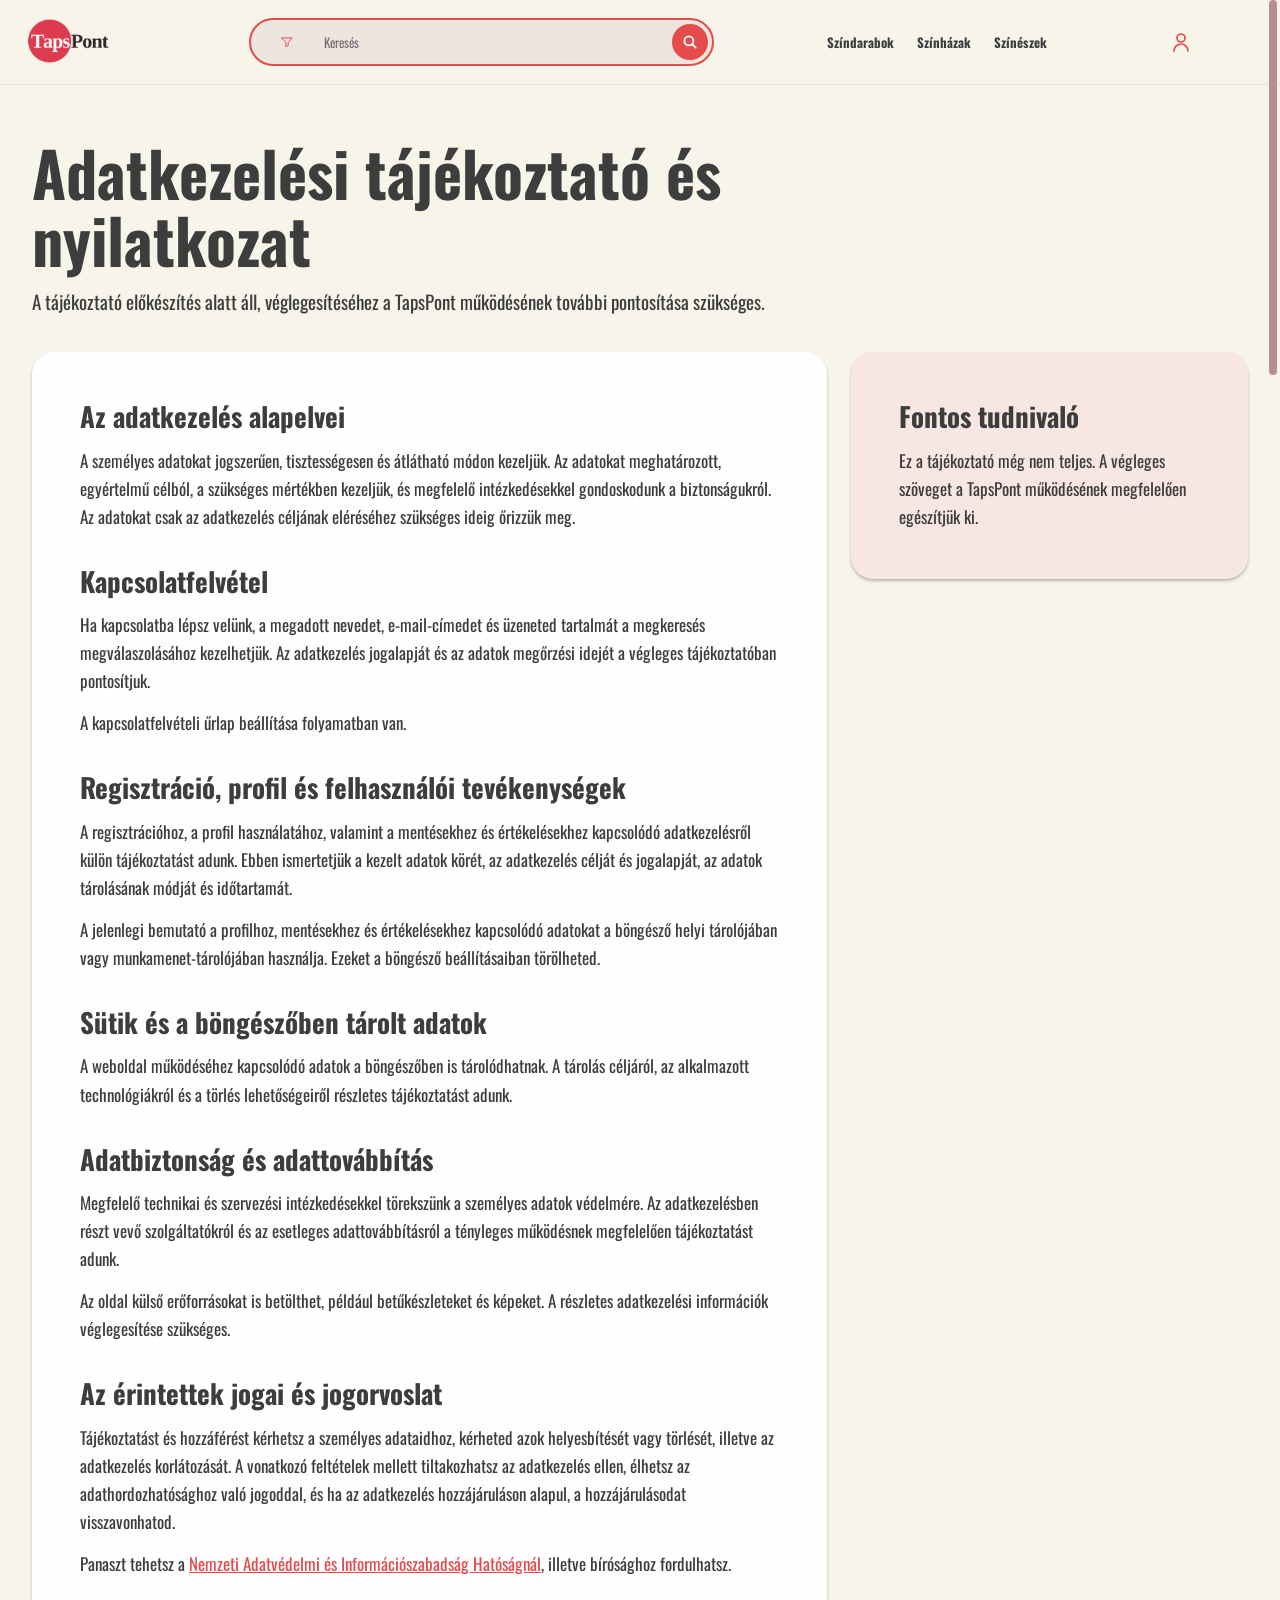
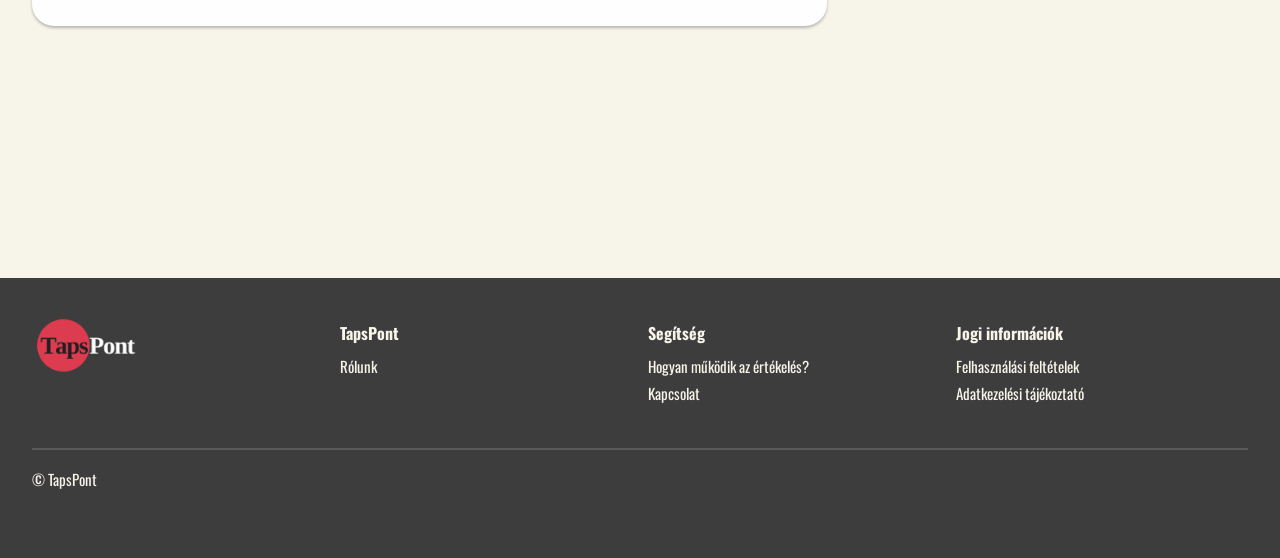
<file: adatkezeles.html>
<!doctype html><html lang="hu"><head><meta charset="utf-8"><meta name="viewport" content="width=device-width, initial-scale=1"><title>Adatkezelési tájékoztató és nyilatkozat – TapsPont</title><link rel="icon" href="logo/favicon.ico"><link rel="stylesheet" href="https://fonts.googleapis.com/css2?family=Oswald:wght@300;400;500;600;700&display=swap"><link rel="stylesheet" href="tapspont.css"><link rel="stylesheet" href="kozos-fejlec.css"><link rel="stylesheet" href="mobil.css"><link rel="stylesheet" href="finomitasok.css"><link rel="stylesheet" href="egyseg.css"><link rel="stylesheet" href="informacios-oldalak.css"><script src="popover-fallback.js"></script></head><body>
  <svg width="0" height="0" aria-hidden="true" style="position:absolute"><symbol id="brand-wordmark" viewBox="0 0 416 224">
      <circle cx="112" cy="112" r="112" fill="var(--red)"/>
      <g font-family="Arial, sans-serif" font-weight="700" font-size="102">
        <text x="26" y="154" fill="var(--brand-taps)" textLength="196" lengthAdjust="spacingAndGlyphs">Taps</text>
        <text x="221" y="154" fill="var(--brand-pont)" textLength="194" lengthAdjust="spacingAndGlyphs">Pont</text>
      </g>
    </symbol>
    <symbol id="icon-user" viewBox="0 0 24 24"><circle cx="12" cy="8" r="4"/><path d="M5 21a7 7 0 0 1 14 0"/></symbol>
    <symbol id="icon-eye" viewBox="0 0 24 24">
      <path d="M2 12s3.6-6 10-6 10 6 10 6-3.6 6-10 6-10-6-10-6Z"/><circle cx="12" cy="12" r="2.5"/>
    </symbol>
    <symbol id="icon-eye-off" viewBox="0 0 24 24">
      <path d="m3 3 18 18M10 6.2c.6-.1 1.3-.2 2-.2 6.4 0 10 6 10 6a15 15 0 0 1-2.4 2.8M6.3 7.6A17 17 0 0 0 2 12s3.6 6 10 6c1.6 0 3.1-.4 4.4-1"/>
    </symbol><symbol id="icon-filter" viewBox="0 0 24 24"><path d="M3 5h18l-7 8v5l-4 2v-7Z"/></symbol><symbol id="icon-search" viewBox="0 0 24 24"><circle cx="10.5" cy="10.5" r="6"/><path d="m15 15 4.5 4.5"/></symbol></svg>
  <header class="site-header">
      <div class="header-inner">
        <a href="index.html#felfedezes" class="brand tp-image-logo" aria-label="TapsPont"><img src="logo/TapsPont_Logo.png" alt=""></a>
        <form class="search" action="index.html" role="search">
          <div class="search-field">
            <div class="search-category">
              <button type="button" class="category-toggle" id="filter-toggle" popovertarget="search-filters" aria-label="Keresési szűrők" title="Keresési szűrők">
                <svg class="icon" aria-hidden="true"><use href="#icon-filter"/></svg>
              </button>
              <div class="filter-menu" id="search-filters" popover role="dialog" aria-labelledby="filter-title">
                <h2 id="filter-title">Keresési szűrők</h2>
                <fieldset>
                  <legend>Találat típusa</legend>
                  <div class="filter-options">
                  <label><input type="radio" name="category" value="" checked>Mind</label>
                  <label><input type="radio" name="category" value="works">Mű</label>
                  <label><input type="radio" name="category" value="productions">Produkció</label>
                  <label><input type="radio" name="category" value="theatres">Színház</label>
                  <label><input type="radio" name="category" value="artists">Művész</label>
                  <label><input type="radio" name="category" value="venues">Játszóhely</label>
                  <label><input type="radio" name="category" value="sessions">Előadásalkalom</label>
                  </div>
                </fieldset>
                <div class="filter-fields">
                  <label>Színház<select name="theatre"><option value="">Bármelyik</option></select></label>
                  <label>Műfaj<select name="genre"><option value="">Bármelyik</option></select></label>
                  <label>Első dátum<input name="from" type="date"></label>
                  <label>Utolsó dátum<input name="until" type="date"></label>
                </div>
                <div class="filter-actions">
                  <button type="button" class="btn btn-outline" id="clear-filters">Szűrők törlése</button>
                  <button type="submit" class="btn btn-outline">Találatok mutatása</button>
                </div>
              </div>
            </div>
            <input type="search" name="query" aria-label="Keresés" placeholder="Keresés">
            <button type="submit" class="icon-button arrow search-submit" aria-label="Keresés"><svg class="icon" aria-hidden="true"><use href="#icon-search"/></svg></button>
          </div>
        </form>
        <nav class="site-nav" aria-label="Főmenü">
          <a href="temak.html?tema=szindarabok">Színdarabok</a>
          <a href="temak.html?tema=szinhazak">Színházak</a>
          <a href="temak.html?tema=szineszek">Színészek</a>

        </nav>
        <button type="button" class="icon-button profile profile-trigger" data-profile-avatar
                popovertarget="login-popover" aria-label="Profil / Belépés">
          <svg class="icon" aria-hidden="true"><use href="#icon-user"/></svg>
        </button>
      </div>
      <section class="card login-popover" id="login-popover" popover aria-labelledby="login-popover-title">
        <h2 id="login-popover-title">Bejelentkezés</h2>
        <form class="account-form" id="login-form" method="post" novalidate>
          <div class="field">
            <label for="login-username">Felhasználónév</label>
            <input id="login-username" type="text" name="username" autocomplete="username" autofocus maxlength="40" required aria-describedby="login-username-error" autocapitalize="none" spellcheck="false">
            <p class="error" id="login-username-error" hidden></p>
          </div>
          <div class="field">
            <label for="login-password">Jelszó</label>
            <div class="password-control">
              <input id="login-password" type="password" name="password" autocomplete="current-password" maxlength="128" required aria-describedby="login-password-error">
              <button type="button" class="icon-button password-toggle" aria-controls="login-password" aria-label="Jelszó megjelenítése">
                <svg class="icon" aria-hidden="true"><use href="#icon-eye-off"/></svg>
              </button>
            </div>
            <p class="error" id="login-password-error" hidden></p>
          </div>
          <button type="button" class="password-help" id="password-help" aria-controls="password-help-message">Elfelejtetted a jelszavad?</button>
          <p class="error" id="password-help-message" role="status" hidden></p>
          <label class="checkbox"><input id="login-remember" type="checkbox">Emlékezz rám</label>
          <p class="error" id="login-error" role="alert" hidden></p>
          <button class="btn account-primary" type="submit">Bejelentkezés</button>
        </form>
        <div class="login-register">
          <p>Még nincs fiókod?</p>
          <a class="btn btn-outline" href="belepes.html">Regisztrálok</a>
        </div>
      </section>
    </header>
<main class="info-page">
  <div class="info-intro"><h1>Adatkezelési tájékoztató és nyilatkozat</h1><p>A tájékoztató előkészítés alatt áll, véglegesítéséhez a TapsPont működésének további pontosítása szükséges.</p></div>
  <div class="info-grid"><article class="info-card">
    <h2>Az adatkezelés alapelvei</h2>
    <p>A személyes adatokat jogszerűen, tisztességesen és átlátható módon kezeljük. Az adatokat meghatározott, egyértelmű célból, a szükséges mértékben kezeljük, és megfelelő intézkedésekkel gondoskodunk a biztonságukról. Az adatokat csak az adatkezelés céljának eléréséhez szükséges ideig őrizzük meg.</p>
    <h2>Kapcsolatfelvétel</h2>
    <p>Ha kapcsolatba lépsz velünk, a megadott nevedet, e-mail-címedet és üzeneted tartalmát a megkeresés megválaszolásához kezelhetjük. Az adatkezelés jogalapját és az adatok megőrzési idejét a végleges tájékoztatóban pontosítjuk.</p>
    <p>A kapcsolatfelvételi űrlap beállítása folyamatban van.</p>
    <h2>Regisztráció, profil és felhasználói tevékenységek</h2>
    <p>A regisztrációhoz, a profil használatához, valamint a mentésekhez és értékelésekhez kapcsolódó adatkezelésről külön tájékoztatást adunk. Ebben ismertetjük a kezelt adatok körét, az adatkezelés célját és jogalapját, az adatok tárolásának módját és időtartamát.</p>
    <p>A jelenlegi bemutató a profilhoz, mentésekhez és értékelésekhez kapcsolódó adatokat a böngésző helyi tárolójában vagy munkamenet-tárolójában használja. Ezeket a böngésző beállításaiban törölheted.</p>
    <h2>Sütik és a böngészőben tárolt adatok</h2>
    <p>A weboldal működéséhez kapcsolódó adatok a böngészőben is tárolódhatnak. A tárolás céljáról, az alkalmazott technológiákról és a törlés lehetőségeiről részletes tájékoztatást adunk.</p>
    <h2>Adatbiztonság és adattovábbítás</h2>
    <p>Megfelelő technikai és szervezési intézkedésekkel törekszünk a személyes adatok védelmére. Az adatkezelésben részt vevő szolgáltatókról és az esetleges adattovábbításról a tényleges működésnek megfelelően tájékoztatást adunk.</p>
    <p>Az oldal külső erőforrásokat is betölthet, például betűkészleteket és képeket. A részletes adatkezelési információk véglegesítése szükséges.</p>
    <h2>Az érintettek jogai és jogorvoslat</h2>
    <p>Tájékoztatást és hozzáférést kérhetsz a személyes adataidhoz, kérheted azok helyesbítését vagy törlését, illetve az adatkezelés korlátozását. A vonatkozó feltételek mellett tiltakozhatsz az adatkezelés ellen, élhetsz az adathordozhatósághoz való jogoddal, és ha az adatkezelés hozzájáruláson alapul, a hozzájárulásodat visszavonhatod.</p>
    <p>Panaszt tehetsz a <a href="https://naih.hu/erintetti-jogok">Nemzeti Adatvédelmi és Információszabadság Hatóságnál</a>, illetve bírósághoz fordulhatsz.</p>
  </article><aside class="info-card info-aside"><h2>Fontos tudnivaló</h2><p>Ez a tájékoztató még nem teljes. A végleges szöveget a TapsPont működésének megfelelően egészítjük ki.</p></aside></div>
</main>  <footer class="site-footer">
    <div class="wrap">
      <nav class="footer-nav" aria-label="Lábléc">
        <a class="brand tp-image-logo" href="index.html#felfedezes" aria-label="TapsPont"><img src="logo/TapsPont_Logo_invers.png" alt=""></a>
        <div><strong>TapsPont</strong><a href="rolunk.html">Rólunk</a></div>
        <div><strong>Segítség</strong><a href="index.html?info=ertekeles">Hogyan működik az értékelés?</a><a href="kapcsolat.html">Kapcsolat</a></div>
        <div><strong>Jogi információk</strong><a href="felhasznalasi-feltetelek.html">Felhasználási feltételek</a><a href="adatkezeles.html">Adatkezelési tájékoztató</a></div>
      </nav>
      <p class="copyright">© TapsPont</p>
    </div>
  </footer>
<script src="profil.js"></script><script src="belepes.js"></script><script src="kozos-fejlec.js"></script><script src="naptar.js"></script><script src="gorgetes.js"></script><script src="informacios-oldalak.js"></script></body></html>
</file>
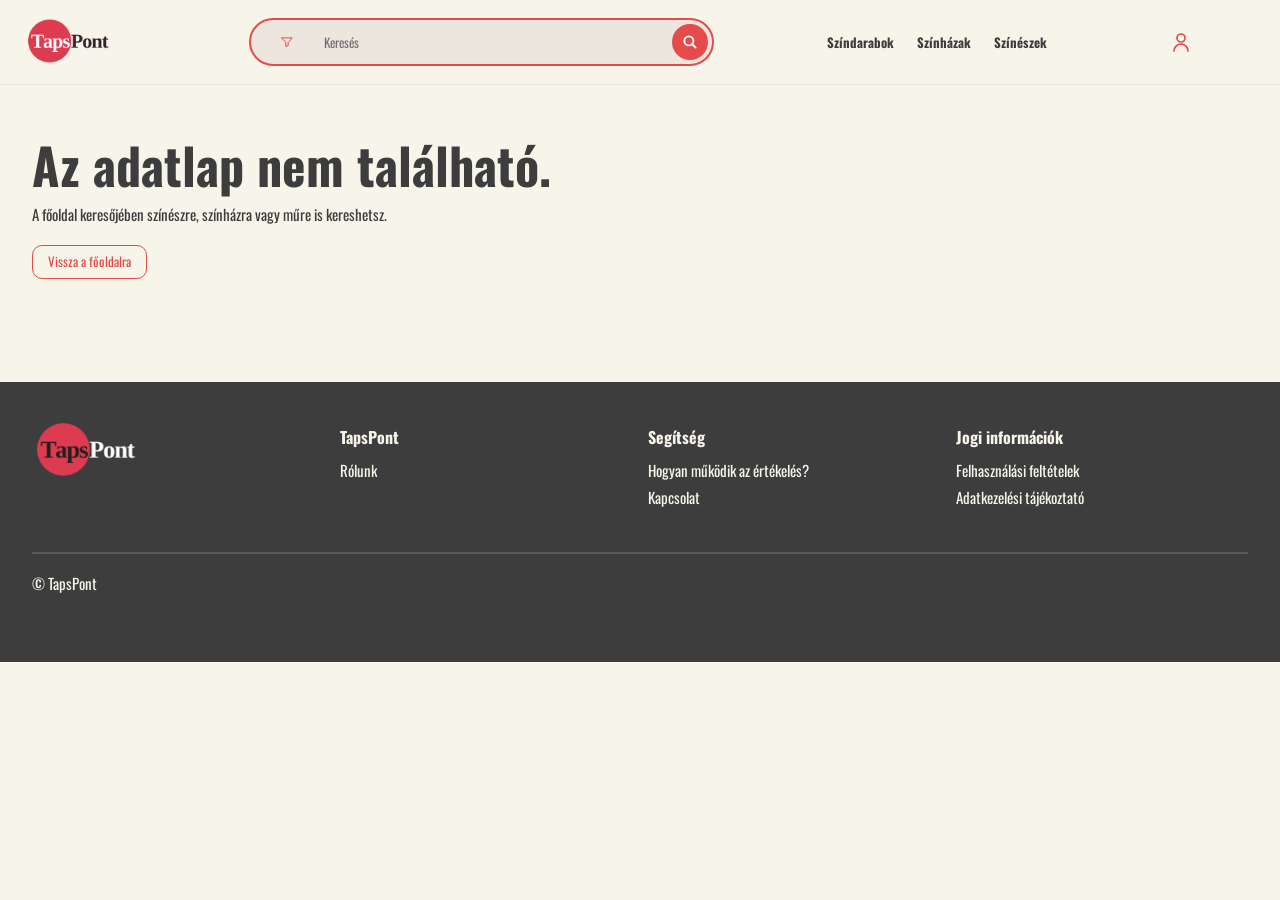
<file: adatlap.html>
<!doctype html>
<html lang="hu">
<head>
  <link rel="icon" href="logo/favicon.ico" sizes="any">
  <meta charset="utf-8">
  <meta name="viewport" content="width=device-width, initial-scale=1">
  <title>Adatlap · TapsPont</title>
  <link rel="preconnect" href="https://fonts.googleapis.com">
  <link rel="preconnect" href="https://fonts.gstatic.com" crossorigin>
  <link rel="stylesheet" href="https://fonts.googleapis.com/css2?family=Cormorant+Garamond:wght@700&amp;family=Overpass:wght@300;400;600&amp;family=Overpass+Mono:wght@300;400;500;700&amp;family=Tinos:wght@700&amp;display=swap">
  <link rel="stylesheet" href="tapspont.css">
  <link rel="stylesheet" href="kozos-fejlec.css">
  <link rel="stylesheet" href="adatlap.css">
  <link rel="stylesheet" href="mobil.css">
  <link rel="stylesheet" href="temak-kartyak.css">
  <link rel="stylesheet" href="finomitasok.css">
  <link rel="stylesheet" href="https://fonts.googleapis.com/css2?family=Oswald:wght@300;400;500;600;700&amp;display=swap">
  <link rel="stylesheet" href="egyseg.css">
  <script src="popover-fallback.js"></script>
</head>
<body>
  <svg width="0" height="0" aria-hidden="true" style="position:absolute">
    <symbol id="brand-wordmark" viewBox="0 0 416 224">
      <circle cx="112" cy="112" r="112" fill="var(--red)"/>
      <g font-family="Arial, sans-serif" font-weight="700" font-size="102">
        <text x="26" y="154" fill="var(--brand-taps)" textLength="196" lengthAdjust="spacingAndGlyphs">Taps</text>
        <text x="221" y="154" fill="var(--brand-pont)" textLength="194" lengthAdjust="spacingAndGlyphs">Pont</text>
      </g>
    </symbol>
    <symbol id="icon-user" viewBox="0 0 24 24"><circle cx="12" cy="8" r="4"/><path d="M5 21a7 7 0 0 1 14 0"/></symbol>
    <symbol id="icon-eye" viewBox="0 0 24 24">
      <path d="M2 12s3.6-6 10-6 10 6 10 6-3.6 6-10 6-10-6-10-6Z"/><circle cx="12" cy="12" r="2.5"/>
    </symbol>
    <symbol id="icon-eye-off" viewBox="0 0 24 24">
      <path d="m3 3 18 18M10 6.2c.6-.1 1.3-.2 2-.2 6.4 0 10 6 10 6a15 15 0 0 1-2.4 2.8M6.3 7.6A17 17 0 0 0 2 12s3.6 6 10 6c1.6 0 3.1-.4 4.4-1"/>
    </symbol>
    <symbol id="icon-prev" viewBox="0 0 24 24"><path d="m14.5 5-6 7 6 7"/></symbol>
    <symbol id="icon-next" viewBox="0 0 24 24"><path d="m9.5 5 6 7-6 7"/></symbol>
    <symbol id="icon-down" viewBox="0 0 24 24"><path d="m5 9 7 6 7-6"/></symbol>
    <symbol id="icon-search" viewBox="0 0 24 24"><circle cx="10.5" cy="10.5" r="6"/><path d="m15 15 4.5 4.5"/></symbol>
    <symbol id="icon-ticket" viewBox="0 0 24 24"><path d="M3 6h18v3a3 3 0 0 0 0 6v3H3v-3a3 3 0 0 0 0-6zM15 8v1m0 2.5v1m0 2.5v1M8 12h4"/></symbol>
    <symbol id="icon-book" viewBox="0 0 24 24"><path d="M12 6v15m0-15C9 4 6 3 2 4v15c4-1 7 0 10 2 3-2 6-3 10-2V4c-4-1-7 0-10 2Z"/></symbol>
    <symbol id="detail-bookmark" viewBox="0 0 24 24"><path d="M6 4h12v16l-6-4-6 4V4Z"/></symbol>
    <symbol id="detail-share-icon" viewBox="0 0 24 24"><circle cx="5" cy="12" r="2.5"/><circle cx="18" cy="5" r="2.5"/><circle cx="18" cy="19" r="2.5"/><path d="m7.3 10.8 8.4-4.6m-8.4 7 8.4 4.6"/></symbol>
  <symbol id="icon-filter" viewBox="0 0 24 24"><path d="M3 5h18l-7 8v5l-4 2v-7Z"/></symbol></svg>
  <header class="site-header">
      <div class="header-inner">
        <a href="index.html#felfedezes" class="brand tp-image-logo" aria-label="TapsPont"><img src="logo/TapsPont_Logo.png" alt=""></a>
        <form class="search" action="index.html" role="search">
          <div class="search-field">
            <div class="search-category">
              <button type="button" class="category-toggle" id="filter-toggle" popovertarget="search-filters" aria-label="Keresési szűrők" title="Keresési szűrők">
                <svg class="icon" aria-hidden="true"><use href="#icon-filter"/></svg>
              </button>
              <div class="filter-menu" id="search-filters" popover role="dialog" aria-labelledby="filter-title">
                <h2 id="filter-title">Keresési szűrők</h2>
                <fieldset>
                  <legend>Találat típusa</legend>
                  <div class="filter-options">
                  <label><input type="radio" name="category" value="" checked>Mind</label>
                  <label><input type="radio" name="category" value="works">Mű</label>
                  <label><input type="radio" name="category" value="productions">Produkció</label>
                  <label><input type="radio" name="category" value="theatres">Színház</label>
                  <label><input type="radio" name="category" value="artists">Művész</label>
                  <label><input type="radio" name="category" value="venues">Játszóhely</label>
                  <label><input type="radio" name="category" value="sessions">Előadásalkalom</label>
                  </div>
                </fieldset>
                <div class="filter-fields">
                  <label>Színház<select name="theatre"><option value="">Bármelyik</option></select></label>
                  <label>Műfaj<select name="genre"><option value="">Bármelyik</option></select></label>
                  <label>Első dátum<input name="from" type="date"></label>
                  <label>Utolsó dátum<input name="until" type="date"></label>
                </div>
                <div class="filter-actions">
                  <button type="button" class="btn btn-outline" id="clear-filters">Szűrők törlése</button>
                  <button type="submit" class="btn btn-outline">Találatok mutatása</button>
                </div>
              </div>
            </div>
            <input type="search" name="query" aria-label="Keresés" placeholder="Keresés">
            <button type="submit" class="icon-button arrow search-submit" aria-label="Keresés"><svg class="icon" aria-hidden="true"><use href="#icon-search"/></svg></button>
          </div>
        </form>
        <nav class="site-nav" aria-label="Főmenü">
          <a href="temak.html?tema=szindarabok">Színdarabok</a>
          <a href="temak.html?tema=szinhazak">Színházak</a>
          <a href="temak.html?tema=szineszek">Színészek</a>

        </nav>
        <button type="button" class="icon-button profile profile-trigger" data-profile-avatar
                popovertarget="login-popover" aria-label="Profil / Belépés">
          <svg class="icon" aria-hidden="true"><use href="#icon-user"/></svg>
        </button>
      </div>
      <section class="card login-popover" id="login-popover" popover aria-labelledby="login-popover-title">
        <h2 id="login-popover-title">Bejelentkezés</h2>
        <form class="account-form" id="login-form" method="post" novalidate>
          <div class="field">
            <label for="login-username">Felhasználónév</label>
            <input id="login-username" type="text" name="username" autocomplete="username" autofocus maxlength="40" required aria-describedby="login-username-error" autocapitalize="none" spellcheck="false">
            <p class="error" id="login-username-error" hidden></p>
          </div>
          <div class="field">
            <label for="login-password">Jelszó</label>
            <div class="password-control">
              <input id="login-password" type="password" name="password" autocomplete="current-password" maxlength="128" required aria-describedby="login-password-error">
              <button type="button" class="icon-button password-toggle" aria-controls="login-password" aria-label="Jelszó megjelenítése">
                <svg class="icon" aria-hidden="true"><use href="#icon-eye-off"/></svg>
              </button>
            </div>
            <p class="error" id="login-password-error" hidden></p>
          </div>
          <button type="button" class="password-help" id="password-help" aria-controls="password-help-message">Elfelejtetted a jelszavad?</button>
          <p class="error" id="password-help-message" role="status" hidden></p>
          <label class="checkbox"><input id="login-remember" type="checkbox">Emlékezz rám</label>
          <p class="error" id="login-error" role="alert" hidden></p>
          <button class="btn account-primary" type="submit">Bejelentkezés</button>
        </form>
        <div class="login-register">
          <p>Még nincs fiókod?</p>
          <a class="btn btn-outline" href="belepes.html">Regisztrálok</a>
        </div>
      </section>
    </header>
  <main class="wrap detail-main" id="adatlap">
    <article id="detail-content" hidden>
      <div class="detail-grid">
        <div class="detail-media">
          <figure>
            <div id="detail-image" class="detail-image"></div>
            <figcaption id="detail-credit" hidden></figcaption>
          </figure>
          <div class="detail-actions">
            <button class="btn btn-outline" type="button" id="detail-save" aria-pressed="false"><svg class="icon" aria-hidden="true"><use href="#detail-bookmark"/></svg><span>Mentés</span></button>
            <button class="btn btn-outline" type="button" id="detail-share" title="Megosztás"><svg class="icon" aria-hidden="true"><use href="#detail-share-icon"/></svg><span>Megosztás</span></button>
          </div>
          <p id="detail-feedback" class="detail-feedback" role="status"></p>
        </div>
        <div class="detail-intro">
          <p class="detail-kicker" id="detail-kicker"></p>
          <h1 id="detail-title"></h1>
          <p class="detail-subtitle" id="detail-subtitle"></p>
          <p class="detail-description" id="detail-description"></p>
          <dl class="detail-facts" id="detail-facts"></dl>
        </div>
        <aside class="detail-panel" aria-labelledby="detail-panel-title">
          <h2 id="detail-panel-title"></h2>
          <div id="detail-panel-body"></div>
        </aside>
      </div>
      <section class="detail-related" aria-labelledby="detail-related-title">
        <div class="detail-section-head"><h2 id="detail-related-title"></h2><span id="detail-related-count"></span></div>
        <div id="detail-related-list" class="detail-related-list"></div>
      </section>
      <section id="nezoi-velemenyek" class="detail-related detail-reviews" aria-labelledby="detail-reviews-title" hidden>
        <div class="detail-section-head"><h2 id="detail-reviews-title">Nézői vélemények a produkciókról</h2></div>
        <div id="detail-review-list"></div>
      </section>
      <section id="detail-sources" class="detail-sources" aria-labelledby="detail-sources-title">
        <h2 id="detail-sources-title">Források</h2>
        <ul id="detail-source-list"></ul>
      </section>
    </article>
    <section id="detail-missing" class="detail-missing" hidden>
      <h1>Az adatlap nem található.</h1>
      <p>A főoldal keresőjében színészre, színházra vagy műre is kereshetsz.</p>
      <a class="btn btn-outline" href="index.html">Vissza a főoldalra</a>
    </section>
    <noscript><p>Az adatlap megnyitásához engedélyezd a JavaScriptet a böngésződben.</p></noscript>
  </main>
  <dialog id="share-dialog" class="detail-panel detail-share-dialog" aria-labelledby="share-title">
    <form method="dialog">
      <h2 id="share-title">Adatlap megosztása</h2>
      <label for="share-link">Az adatlap hivatkozása</label>
      <input id="share-link" readonly>
      <button type="submit" class="btn btn-outline">Bezárás</button>
    </form>
  </dialog>
  <footer class="site-footer">
    <div class="wrap">
      <nav class="footer-nav" aria-label="Lábléc">
        <a class="brand tp-image-logo" href="index.html#felfedezes" aria-label="TapsPont"><img src="logo/TapsPont_Logo_invers.png" alt=""></a>
        <div><strong>TapsPont</strong><a href="rolunk.html">Rólunk</a></div>
        <div><strong>Segítség</strong><a href="index.html?info=ertekeles">Hogyan működik az értékelés?</a><a href="kapcsolat.html">Kapcsolat</a></div>
        <div><strong>Jogi információk</strong><a href="felhasznalasi-feltetelek.html">Felhasználási feltételek</a><a href="adatkezeles.html">Adatkezelési tájékoztató</a></div>
      </nav>
      <p class="copyright">© TapsPont</p>
    </div>
  </footer>
  <script src="profil.js"></script>
  <script src="belepes.js"></script>
  
  <script src="katalogus.js"></script>
  <script src="kozos-fejlec.js"></script>
  <script src="adatlap.js"></script>
  <script src="csillagok.js"></script>
  <script src="finomitasok.js"></script>
  <script src="naptar.js"></script>
  <script src="gorgetes.js"></script>
  <script src="elvalasztok.js"></script>
</body>
</html>
</file>
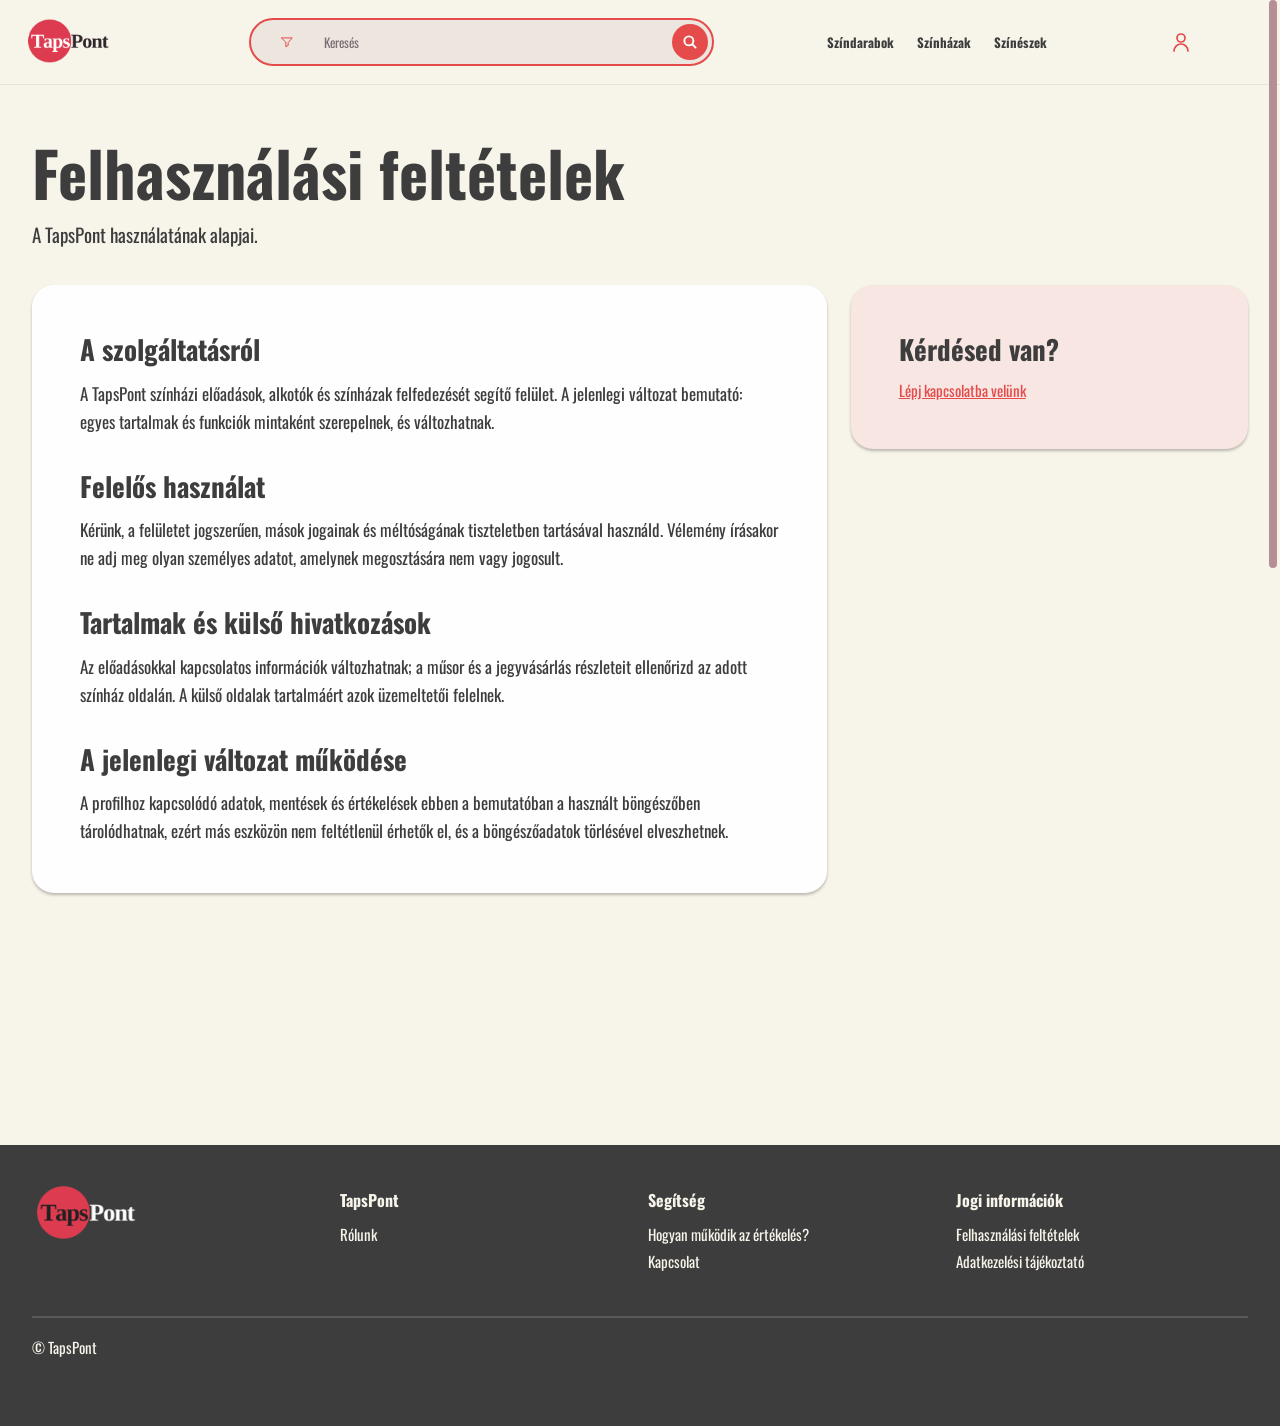
<file: felhasznalasi-feltetelek.html>
<!doctype html><html lang="hu"><head><meta charset="utf-8"><meta name="viewport" content="width=device-width, initial-scale=1"><title>Felhasználási feltételek – TapsPont</title><link rel="icon" href="logo/favicon.ico"><link rel="stylesheet" href="https://fonts.googleapis.com/css2?family=Oswald:wght@300;400;500;600;700&display=swap"><link rel="stylesheet" href="tapspont.css"><link rel="stylesheet" href="kozos-fejlec.css"><link rel="stylesheet" href="mobil.css"><link rel="stylesheet" href="finomitasok.css"><link rel="stylesheet" href="egyseg.css"><link rel="stylesheet" href="informacios-oldalak.css"><script src="popover-fallback.js"></script></head><body>
  <svg width="0" height="0" aria-hidden="true" style="position:absolute"><symbol id="brand-wordmark" viewBox="0 0 416 224">
      <circle cx="112" cy="112" r="112" fill="var(--red)"/>
      <g font-family="Arial, sans-serif" font-weight="700" font-size="102">
        <text x="26" y="154" fill="var(--brand-taps)" textLength="196" lengthAdjust="spacingAndGlyphs">Taps</text>
        <text x="221" y="154" fill="var(--brand-pont)" textLength="194" lengthAdjust="spacingAndGlyphs">Pont</text>
      </g>
    </symbol>
    <symbol id="icon-user" viewBox="0 0 24 24"><circle cx="12" cy="8" r="4"/><path d="M5 21a7 7 0 0 1 14 0"/></symbol>
    <symbol id="icon-eye" viewBox="0 0 24 24">
      <path d="M2 12s3.6-6 10-6 10 6 10 6-3.6 6-10 6-10-6-10-6Z"/><circle cx="12" cy="12" r="2.5"/>
    </symbol>
    <symbol id="icon-eye-off" viewBox="0 0 24 24">
      <path d="m3 3 18 18M10 6.2c.6-.1 1.3-.2 2-.2 6.4 0 10 6 10 6a15 15 0 0 1-2.4 2.8M6.3 7.6A17 17 0 0 0 2 12s3.6 6 10 6c1.6 0 3.1-.4 4.4-1"/>
    </symbol><symbol id="icon-filter" viewBox="0 0 24 24"><path d="M3 5h18l-7 8v5l-4 2v-7Z"/></symbol><symbol id="icon-search" viewBox="0 0 24 24"><circle cx="10.5" cy="10.5" r="6"/><path d="m15 15 4.5 4.5"/></symbol></svg>
  <header class="site-header">
      <div class="header-inner">
        <a href="index.html#felfedezes" class="brand tp-image-logo" aria-label="TapsPont"><img src="logo/TapsPont_Logo.png" alt=""></a>
        <form class="search" action="index.html" role="search">
          <div class="search-field">
            <div class="search-category">
              <button type="button" class="category-toggle" id="filter-toggle" popovertarget="search-filters" aria-label="Keresési szűrők" title="Keresési szűrők">
                <svg class="icon" aria-hidden="true"><use href="#icon-filter"/></svg>
              </button>
              <div class="filter-menu" id="search-filters" popover role="dialog" aria-labelledby="filter-title">
                <h2 id="filter-title">Keresési szűrők</h2>
                <fieldset>
                  <legend>Találat típusa</legend>
                  <div class="filter-options">
                  <label><input type="radio" name="category" value="" checked>Mind</label>
                  <label><input type="radio" name="category" value="works">Mű</label>
                  <label><input type="radio" name="category" value="productions">Produkció</label>
                  <label><input type="radio" name="category" value="theatres">Színház</label>
                  <label><input type="radio" name="category" value="artists">Művész</label>
                  <label><input type="radio" name="category" value="venues">Játszóhely</label>
                  <label><input type="radio" name="category" value="sessions">Előadásalkalom</label>
                  </div>
                </fieldset>
                <div class="filter-fields">
                  <label>Színház<select name="theatre"><option value="">Bármelyik</option></select></label>
                  <label>Műfaj<select name="genre"><option value="">Bármelyik</option></select></label>
                  <label>Első dátum<input name="from" type="date"></label>
                  <label>Utolsó dátum<input name="until" type="date"></label>
                </div>
                <div class="filter-actions">
                  <button type="button" class="btn btn-outline" id="clear-filters">Szűrők törlése</button>
                  <button type="submit" class="btn btn-outline">Találatok mutatása</button>
                </div>
              </div>
            </div>
            <input type="search" name="query" aria-label="Keresés" placeholder="Keresés">
            <button type="submit" class="icon-button arrow search-submit" aria-label="Keresés"><svg class="icon" aria-hidden="true"><use href="#icon-search"/></svg></button>
          </div>
        </form>
        <nav class="site-nav" aria-label="Főmenü">
          <a href="temak.html?tema=szindarabok">Színdarabok</a>
          <a href="temak.html?tema=szinhazak">Színházak</a>
          <a href="temak.html?tema=szineszek">Színészek</a>

        </nav>
        <button type="button" class="icon-button profile profile-trigger" data-profile-avatar
                popovertarget="login-popover" aria-label="Profil / Belépés">
          <svg class="icon" aria-hidden="true"><use href="#icon-user"/></svg>
        </button>
      </div>
      <section class="card login-popover" id="login-popover" popover aria-labelledby="login-popover-title">
        <h2 id="login-popover-title">Bejelentkezés</h2>
        <form class="account-form" id="login-form" method="post" novalidate>
          <div class="field">
            <label for="login-username">Felhasználónév</label>
            <input id="login-username" type="text" name="username" autocomplete="username" autofocus maxlength="40" required aria-describedby="login-username-error" autocapitalize="none" spellcheck="false">
            <p class="error" id="login-username-error" hidden></p>
          </div>
          <div class="field">
            <label for="login-password">Jelszó</label>
            <div class="password-control">
              <input id="login-password" type="password" name="password" autocomplete="current-password" maxlength="128" required aria-describedby="login-password-error">
              <button type="button" class="icon-button password-toggle" aria-controls="login-password" aria-label="Jelszó megjelenítése">
                <svg class="icon" aria-hidden="true"><use href="#icon-eye-off"/></svg>
              </button>
            </div>
            <p class="error" id="login-password-error" hidden></p>
          </div>
          <button type="button" class="password-help" id="password-help" aria-controls="password-help-message">Elfelejtetted a jelszavad?</button>
          <p class="error" id="password-help-message" role="status" hidden></p>
          <label class="checkbox"><input id="login-remember" type="checkbox">Emlékezz rám</label>
          <p class="error" id="login-error" role="alert" hidden></p>
          <button class="btn account-primary" type="submit">Bejelentkezés</button>
        </form>
        <div class="login-register">
          <p>Még nincs fiókod?</p>
          <a class="btn btn-outline" href="belepes.html">Regisztrálok</a>
        </div>
      </section>
    </header>
<main class="info-page"><div class="info-intro"><h1>Felhasználási feltételek</h1><p>A TapsPont használatának alapjai.</p></div><div class="info-grid"><article class="info-card"><h2>A szolgáltatásról</h2><p>A TapsPont színházi előadások, alkotók és színházak felfedezését segítő felület. A jelenlegi változat bemutató: egyes tartalmak és funkciók mintaként szerepelnek, és változhatnak.</p><h2>Felelős használat</h2><p>Kérünk, a felületet jogszerűen, mások jogainak és méltóságának tiszteletben tartásával használd. Vélemény írásakor ne adj meg olyan személyes adatot, amelynek megosztására nem vagy jogosult.</p><h2>Tartalmak és külső hivatkozások</h2><p>Az előadásokkal kapcsolatos információk változhatnak; a műsor és a jegyvásárlás részleteit ellenőrizd az adott színház oldalán. A külső oldalak tartalmáért azok üzemeltetői felelnek.</p><h2>A jelenlegi változat működése</h2><p>A profilhoz kapcsolódó adatok, mentések és értékelések ebben a bemutatóban a használt böngészőben tárolódhatnak, ezért más eszközön nem feltétlenül érhetők el, és a böngészőadatok törlésével elveszhetnek.</p></article><aside class="info-card info-aside"><h2>Kérdésed van?</h2><a href="kapcsolat.html">Lépj kapcsolatba velünk</a></aside></div></main>  <footer class="site-footer">
    <div class="wrap">
      <nav class="footer-nav" aria-label="Lábléc">
        <a class="brand tp-image-logo" href="index.html#felfedezes" aria-label="TapsPont"><img src="logo/TapsPont_Logo_invers.png" alt=""></a>
        <div><strong>TapsPont</strong><a href="rolunk.html">Rólunk</a></div>
        <div><strong>Segítség</strong><a href="index.html?info=ertekeles">Hogyan működik az értékelés?</a><a href="kapcsolat.html">Kapcsolat</a></div>
        <div><strong>Jogi információk</strong><a href="felhasznalasi-feltetelek.html">Felhasználási feltételek</a><a href="adatkezeles.html">Adatkezelési tájékoztató</a></div>
      </nav>
      <p class="copyright">© TapsPont</p>
    </div>
  </footer>
<script src="profil.js"></script><script src="belepes.js"></script><script src="kozos-fejlec.js"></script><script src="naptar.js"></script><script src="gorgetes.js"></script><script src="informacios-oldalak.js"></script></body></html>
</file>
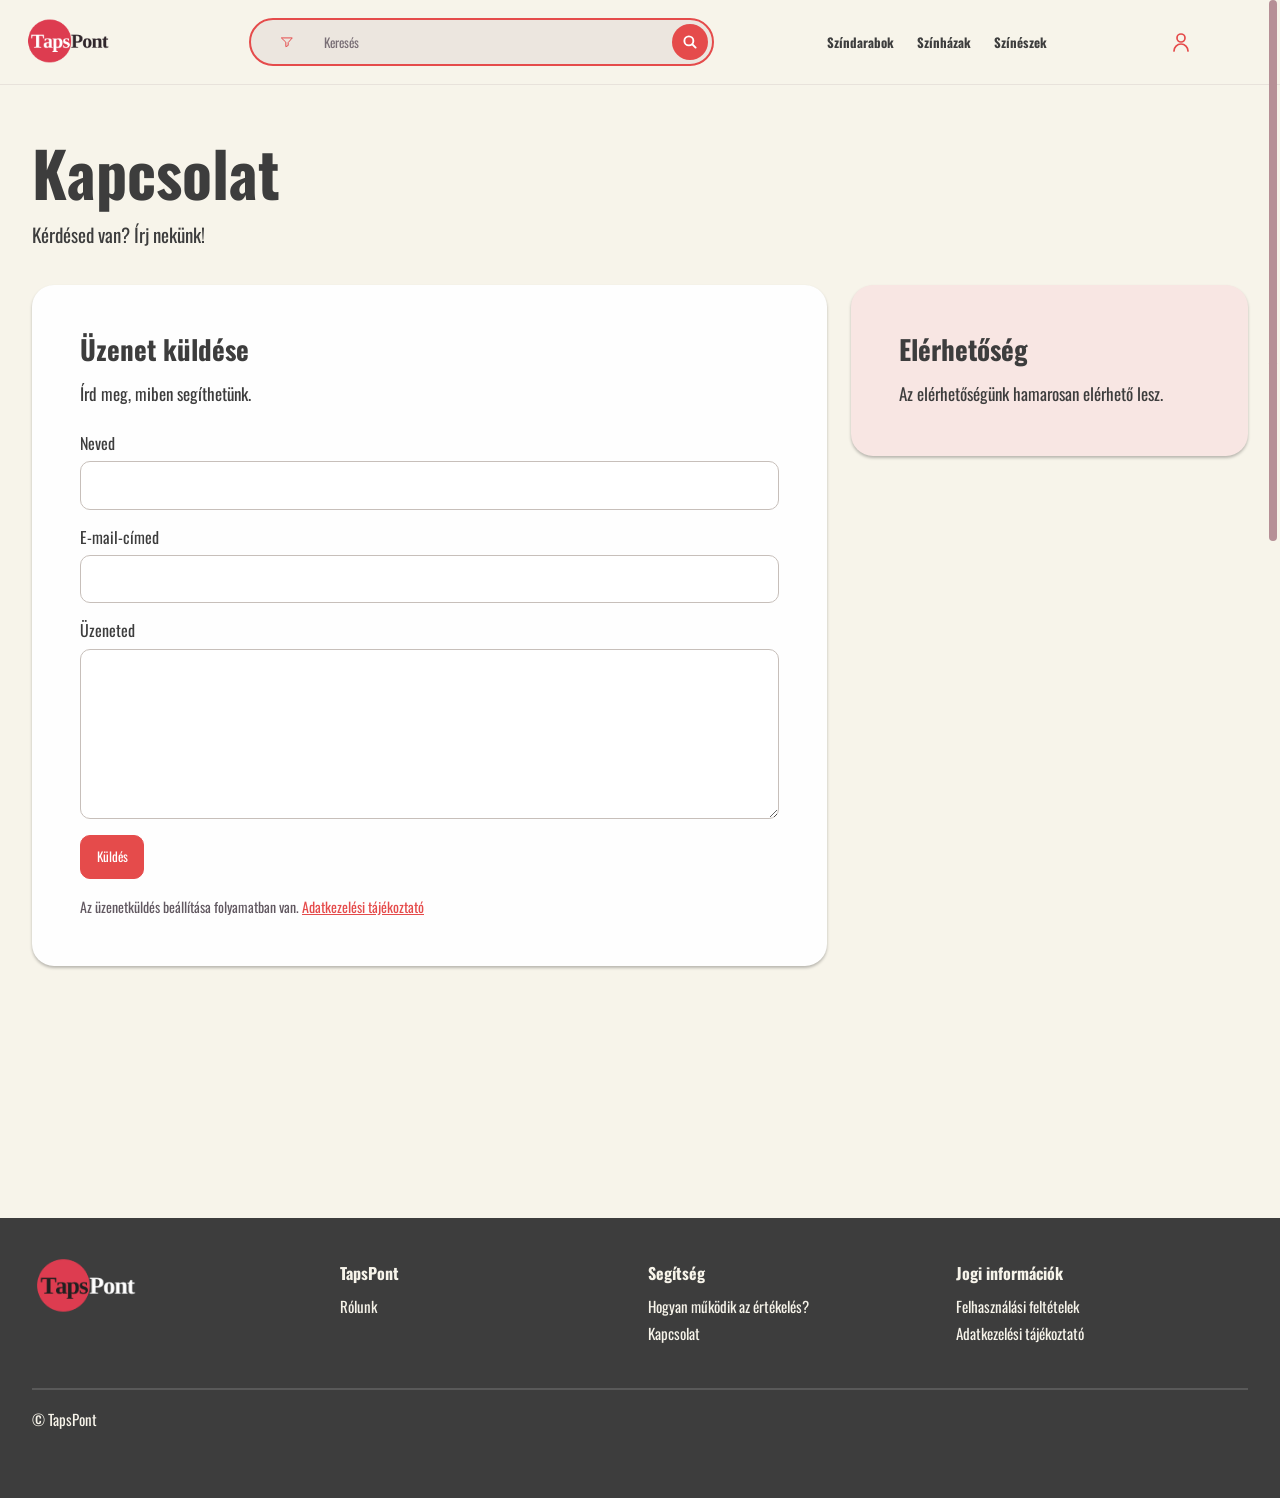
<file: kapcsolat.html>
<!doctype html><html lang="hu"><head><meta charset="utf-8"><meta name="viewport" content="width=device-width, initial-scale=1"><title>Kapcsolat – TapsPont</title><link rel="icon" href="logo/favicon.ico"><link rel="stylesheet" href="https://fonts.googleapis.com/css2?family=Oswald:wght@300;400;500;600;700&display=swap"><link rel="stylesheet" href="tapspont.css"><link rel="stylesheet" href="kozos-fejlec.css"><link rel="stylesheet" href="mobil.css"><link rel="stylesheet" href="finomitasok.css"><link rel="stylesheet" href="egyseg.css"><link rel="stylesheet" href="informacios-oldalak.css"><script src="popover-fallback.js"></script></head><body>
  <svg width="0" height="0" aria-hidden="true" style="position:absolute"><symbol id="brand-wordmark" viewBox="0 0 416 224">
      <circle cx="112" cy="112" r="112" fill="var(--red)"/>
      <g font-family="Arial, sans-serif" font-weight="700" font-size="102">
        <text x="26" y="154" fill="var(--brand-taps)" textLength="196" lengthAdjust="spacingAndGlyphs">Taps</text>
        <text x="221" y="154" fill="var(--brand-pont)" textLength="194" lengthAdjust="spacingAndGlyphs">Pont</text>
      </g>
    </symbol>
    <symbol id="icon-user" viewBox="0 0 24 24"><circle cx="12" cy="8" r="4"/><path d="M5 21a7 7 0 0 1 14 0"/></symbol>
    <symbol id="icon-eye" viewBox="0 0 24 24">
      <path d="M2 12s3.6-6 10-6 10 6 10 6-3.6 6-10 6-10-6-10-6Z"/><circle cx="12" cy="12" r="2.5"/>
    </symbol>
    <symbol id="icon-eye-off" viewBox="0 0 24 24">
      <path d="m3 3 18 18M10 6.2c.6-.1 1.3-.2 2-.2 6.4 0 10 6 10 6a15 15 0 0 1-2.4 2.8M6.3 7.6A17 17 0 0 0 2 12s3.6 6 10 6c1.6 0 3.1-.4 4.4-1"/>
    </symbol><symbol id="icon-filter" viewBox="0 0 24 24"><path d="M3 5h18l-7 8v5l-4 2v-7Z"/></symbol><symbol id="icon-search" viewBox="0 0 24 24"><circle cx="10.5" cy="10.5" r="6"/><path d="m15 15 4.5 4.5"/></symbol></svg>
  <header class="site-header">
      <div class="header-inner">
        <a href="index.html#felfedezes" class="brand tp-image-logo" aria-label="TapsPont"><img src="logo/TapsPont_Logo.png" alt=""></a>
        <form class="search" action="index.html" role="search">
          <div class="search-field">
            <div class="search-category">
              <button type="button" class="category-toggle" id="filter-toggle" popovertarget="search-filters" aria-label="Keresési szűrők" title="Keresési szűrők">
                <svg class="icon" aria-hidden="true"><use href="#icon-filter"/></svg>
              </button>
              <div class="filter-menu" id="search-filters" popover role="dialog" aria-labelledby="filter-title">
                <h2 id="filter-title">Keresési szűrők</h2>
                <fieldset>
                  <legend>Találat típusa</legend>
                  <div class="filter-options">
                  <label><input type="radio" name="category" value="" checked>Mind</label>
                  <label><input type="radio" name="category" value="works">Mű</label>
                  <label><input type="radio" name="category" value="productions">Produkció</label>
                  <label><input type="radio" name="category" value="theatres">Színház</label>
                  <label><input type="radio" name="category" value="artists">Művész</label>
                  <label><input type="radio" name="category" value="venues">Játszóhely</label>
                  <label><input type="radio" name="category" value="sessions">Előadásalkalom</label>
                  </div>
                </fieldset>
                <div class="filter-fields">
                  <label>Színház<select name="theatre"><option value="">Bármelyik</option></select></label>
                  <label>Műfaj<select name="genre"><option value="">Bármelyik</option></select></label>
                  <label>Első dátum<input name="from" type="date"></label>
                  <label>Utolsó dátum<input name="until" type="date"></label>
                </div>
                <div class="filter-actions">
                  <button type="button" class="btn btn-outline" id="clear-filters">Szűrők törlése</button>
                  <button type="submit" class="btn btn-outline">Találatok mutatása</button>
                </div>
              </div>
            </div>
            <input type="search" name="query" aria-label="Keresés" placeholder="Keresés">
            <button type="submit" class="icon-button arrow search-submit" aria-label="Keresés"><svg class="icon" aria-hidden="true"><use href="#icon-search"/></svg></button>
          </div>
        </form>
        <nav class="site-nav" aria-label="Főmenü">
          <a href="temak.html?tema=szindarabok">Színdarabok</a>
          <a href="temak.html?tema=szinhazak">Színházak</a>
          <a href="temak.html?tema=szineszek">Színészek</a>

        </nav>
        <button type="button" class="icon-button profile profile-trigger" data-profile-avatar
                popovertarget="login-popover" aria-label="Profil / Belépés">
          <svg class="icon" aria-hidden="true"><use href="#icon-user"/></svg>
        </button>
      </div>
      <section class="card login-popover" id="login-popover" popover aria-labelledby="login-popover-title">
        <h2 id="login-popover-title">Bejelentkezés</h2>
        <form class="account-form" id="login-form" method="post" novalidate>
          <div class="field">
            <label for="login-username">Felhasználónév</label>
            <input id="login-username" type="text" name="username" autocomplete="username" autofocus maxlength="40" required aria-describedby="login-username-error" autocapitalize="none" spellcheck="false">
            <p class="error" id="login-username-error" hidden></p>
          </div>
          <div class="field">
            <label for="login-password">Jelszó</label>
            <div class="password-control">
              <input id="login-password" type="password" name="password" autocomplete="current-password" maxlength="128" required aria-describedby="login-password-error">
              <button type="button" class="icon-button password-toggle" aria-controls="login-password" aria-label="Jelszó megjelenítése">
                <svg class="icon" aria-hidden="true"><use href="#icon-eye-off"/></svg>
              </button>
            </div>
            <p class="error" id="login-password-error" hidden></p>
          </div>
          <button type="button" class="password-help" id="password-help" aria-controls="password-help-message">Elfelejtetted a jelszavad?</button>
          <p class="error" id="password-help-message" role="status" hidden></p>
          <label class="checkbox"><input id="login-remember" type="checkbox">Emlékezz rám</label>
          <p class="error" id="login-error" role="alert" hidden></p>
          <button class="btn account-primary" type="submit">Bejelentkezés</button>
        </form>
        <div class="login-register">
          <p>Még nincs fiókod?</p>
          <a class="btn btn-outline" href="belepes.html">Regisztrálok</a>
        </div>
      </section>
    </header>
<main class="info-page"><div class="info-intro"><h1>Kapcsolat</h1><p>Kérdésed van? Írj nekünk!</p></div><div class="info-grid"><article class="info-card"><h2>Üzenet küldése</h2><p>Írd meg, miben segíthetünk.</p><form class="info-form" id="contact-form"><label>Neved<input name="name" autocomplete="name" required></label><label>E-mail-címed<input name="email" type="email" autocomplete="email" required></label><label>Üzeneted<textarea name="message" required></textarea></label><button class="btn" type="submit" disabled>Küldés</button><p class="info-note">Az üzenetküldés beállítása folyamatban van. <a href="adatkezeles.html">Adatkezelési tájékoztató</a></p></form></article><aside class="info-card info-aside"><h2>Elérhetőség</h2><p>Az elérhetőségünk hamarosan elérhető lesz.</p></aside></div></main>  <footer class="site-footer">
    <div class="wrap">
      <nav class="footer-nav" aria-label="Lábléc">
        <a class="brand tp-image-logo" href="index.html#felfedezes" aria-label="TapsPont"><img src="logo/TapsPont_Logo_invers.png" alt=""></a>
        <div><strong>TapsPont</strong><a href="rolunk.html">Rólunk</a></div>
        <div><strong>Segítség</strong><a href="index.html?info=ertekeles">Hogyan működik az értékelés?</a><a href="kapcsolat.html">Kapcsolat</a></div>
        <div><strong>Jogi információk</strong><a href="felhasznalasi-feltetelek.html">Felhasználási feltételek</a><a href="adatkezeles.html">Adatkezelési tájékoztató</a></div>
      </nav>
      <p class="copyright">© TapsPont</p>
    </div>
  </footer>
<script src="profil.js"></script><script src="belepes.js"></script><script src="kozos-fejlec.js"></script><script src="naptar.js"></script><script src="gorgetes.js"></script><script src="informacios-oldalak.js"></script></body></html>
</file>
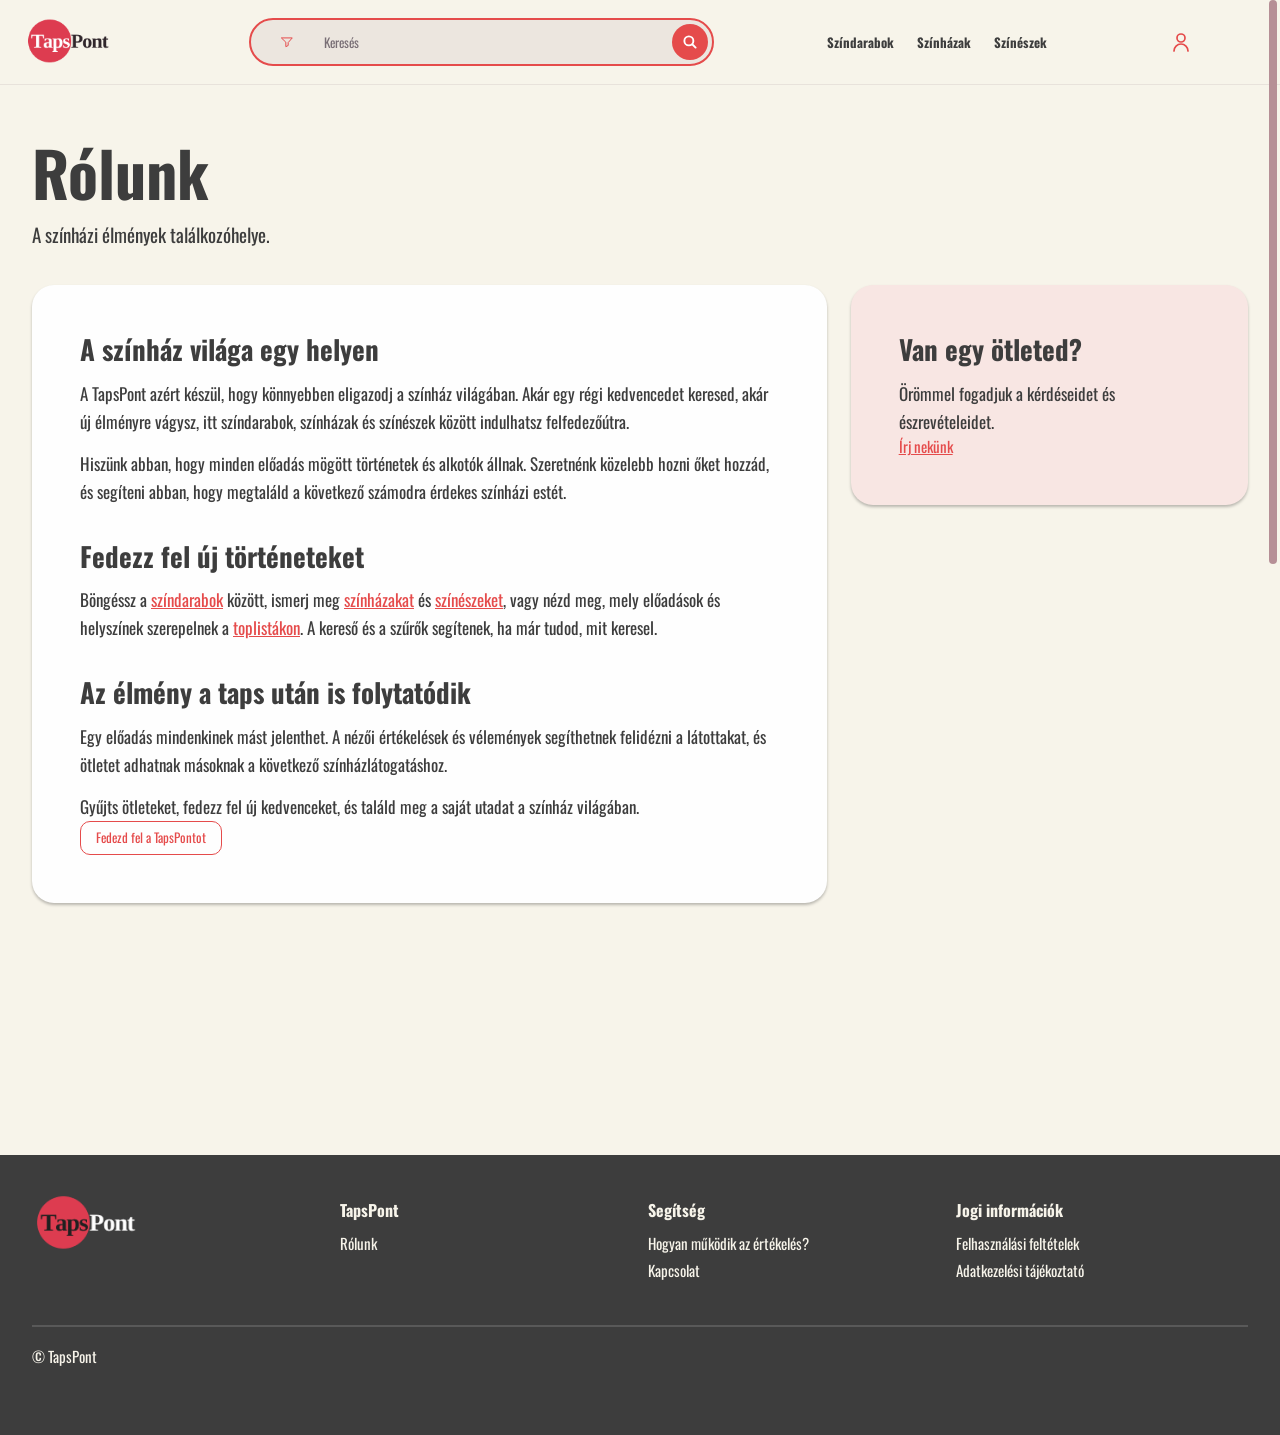
<file: rolunk.html>
<!doctype html><html lang="hu"><head><meta charset="utf-8"><meta name="viewport" content="width=device-width, initial-scale=1"><title>Rólunk – TapsPont</title><link rel="icon" href="logo/favicon.ico"><link rel="stylesheet" href="https://fonts.googleapis.com/css2?family=Oswald:wght@300;400;500;600;700&display=swap"><link rel="stylesheet" href="tapspont.css"><link rel="stylesheet" href="kozos-fejlec.css"><link rel="stylesheet" href="mobil.css"><link rel="stylesheet" href="finomitasok.css"><link rel="stylesheet" href="egyseg.css"><link rel="stylesheet" href="informacios-oldalak.css"><script src="popover-fallback.js"></script></head><body>
  <svg width="0" height="0" aria-hidden="true" style="position:absolute"><symbol id="brand-wordmark" viewBox="0 0 416 224">
      <circle cx="112" cy="112" r="112" fill="var(--red)"/>
      <g font-family="Arial, sans-serif" font-weight="700" font-size="102">
        <text x="26" y="154" fill="var(--brand-taps)" textLength="196" lengthAdjust="spacingAndGlyphs">Taps</text>
        <text x="221" y="154" fill="var(--brand-pont)" textLength="194" lengthAdjust="spacingAndGlyphs">Pont</text>
      </g>
    </symbol>
    <symbol id="icon-user" viewBox="0 0 24 24"><circle cx="12" cy="8" r="4"/><path d="M5 21a7 7 0 0 1 14 0"/></symbol>
    <symbol id="icon-eye" viewBox="0 0 24 24">
      <path d="M2 12s3.6-6 10-6 10 6 10 6-3.6 6-10 6-10-6-10-6Z"/><circle cx="12" cy="12" r="2.5"/>
    </symbol>
    <symbol id="icon-eye-off" viewBox="0 0 24 24">
      <path d="m3 3 18 18M10 6.2c.6-.1 1.3-.2 2-.2 6.4 0 10 6 10 6a15 15 0 0 1-2.4 2.8M6.3 7.6A17 17 0 0 0 2 12s3.6 6 10 6c1.6 0 3.1-.4 4.4-1"/>
    </symbol><symbol id="icon-filter" viewBox="0 0 24 24"><path d="M3 5h18l-7 8v5l-4 2v-7Z"/></symbol><symbol id="icon-search" viewBox="0 0 24 24"><circle cx="10.5" cy="10.5" r="6"/><path d="m15 15 4.5 4.5"/></symbol></svg>
  <header class="site-header">
      <div class="header-inner">
        <a href="index.html#felfedezes" class="brand tp-image-logo" aria-label="TapsPont"><img src="logo/TapsPont_Logo.png" alt=""></a>
        <form class="search" action="index.html" role="search">
          <div class="search-field">
            <div class="search-category">
              <button type="button" class="category-toggle" id="filter-toggle" popovertarget="search-filters" aria-label="Keresési szűrők" title="Keresési szűrők">
                <svg class="icon" aria-hidden="true"><use href="#icon-filter"/></svg>
              </button>
              <div class="filter-menu" id="search-filters" popover role="dialog" aria-labelledby="filter-title">
                <h2 id="filter-title">Keresési szűrők</h2>
                <fieldset>
                  <legend>Találat típusa</legend>
                  <div class="filter-options">
                  <label><input type="radio" name="category" value="" checked>Mind</label>
                  <label><input type="radio" name="category" value="works">Mű</label>
                  <label><input type="radio" name="category" value="productions">Produkció</label>
                  <label><input type="radio" name="category" value="theatres">Színház</label>
                  <label><input type="radio" name="category" value="artists">Művész</label>
                  <label><input type="radio" name="category" value="venues">Játszóhely</label>
                  <label><input type="radio" name="category" value="sessions">Előadásalkalom</label>
                  </div>
                </fieldset>
                <div class="filter-fields">
                  <label>Színház<select name="theatre"><option value="">Bármelyik</option></select></label>
                  <label>Műfaj<select name="genre"><option value="">Bármelyik</option></select></label>
                  <label>Első dátum<input name="from" type="date"></label>
                  <label>Utolsó dátum<input name="until" type="date"></label>
                </div>
                <div class="filter-actions">
                  <button type="button" class="btn btn-outline" id="clear-filters">Szűrők törlése</button>
                  <button type="submit" class="btn btn-outline">Találatok mutatása</button>
                </div>
              </div>
            </div>
            <input type="search" name="query" aria-label="Keresés" placeholder="Keresés">
            <button type="submit" class="icon-button arrow search-submit" aria-label="Keresés"><svg class="icon" aria-hidden="true"><use href="#icon-search"/></svg></button>
          </div>
        </form>
        <nav class="site-nav" aria-label="Főmenü">
          <a href="temak.html?tema=szindarabok">Színdarabok</a>
          <a href="temak.html?tema=szinhazak">Színházak</a>
          <a href="temak.html?tema=szineszek">Színészek</a>

        </nav>
        <button type="button" class="icon-button profile profile-trigger" data-profile-avatar
                popovertarget="login-popover" aria-label="Profil / Belépés">
          <svg class="icon" aria-hidden="true"><use href="#icon-user"/></svg>
        </button>
      </div>
      <section class="card login-popover" id="login-popover" popover aria-labelledby="login-popover-title">
        <h2 id="login-popover-title">Bejelentkezés</h2>
        <form class="account-form" id="login-form" method="post" novalidate>
          <div class="field">
            <label for="login-username">Felhasználónév</label>
            <input id="login-username" type="text" name="username" autocomplete="username" autofocus maxlength="40" required aria-describedby="login-username-error" autocapitalize="none" spellcheck="false">
            <p class="error" id="login-username-error" hidden></p>
          </div>
          <div class="field">
            <label for="login-password">Jelszó</label>
            <div class="password-control">
              <input id="login-password" type="password" name="password" autocomplete="current-password" maxlength="128" required aria-describedby="login-password-error">
              <button type="button" class="icon-button password-toggle" aria-controls="login-password" aria-label="Jelszó megjelenítése">
                <svg class="icon" aria-hidden="true"><use href="#icon-eye-off"/></svg>
              </button>
            </div>
            <p class="error" id="login-password-error" hidden></p>
          </div>
          <button type="button" class="password-help" id="password-help" aria-controls="password-help-message">Elfelejtetted a jelszavad?</button>
          <p class="error" id="password-help-message" role="status" hidden></p>
          <label class="checkbox"><input id="login-remember" type="checkbox">Emlékezz rám</label>
          <p class="error" id="login-error" role="alert" hidden></p>
          <button class="btn account-primary" type="submit">Bejelentkezés</button>
        </form>
        <div class="login-register">
          <p>Még nincs fiókod?</p>
          <a class="btn btn-outline" href="belepes.html">Regisztrálok</a>
        </div>
      </section>
    </header>
<main class="info-page">
  <div class="info-intro"><h1>Rólunk</h1><p>A színházi élmények találkozóhelye.</p></div>
  <div class="info-grid">
    <article class="info-card">
      <h2>A színház világa egy helyen</h2>
      <p>A TapsPont azért készül, hogy könnyebben eligazodj a színház világában. Akár egy régi kedvencedet keresed, akár új élményre vágysz, itt színdarabok, színházak és színészek között indulhatsz felfedezőútra.</p>
      <p>Hiszünk abban, hogy minden előadás mögött történetek és alkotók állnak. Szeretnénk közelebb hozni őket hozzád, és segíteni abban, hogy megtaláld a következő számodra érdekes színházi estét.</p>
      <h2>Fedezz fel új történeteket</h2>
      <p>Böngéssz a <a href="temak.html?tema=szindarabok">színdarabok</a> között, ismerj meg <a href="temak.html?tema=szinhazak">színházakat</a> és <a href="temak.html?tema=szineszek">színészeket</a>, vagy nézd meg, mely előadások és helyszínek szerepelnek a <a href="toplista.html">toplistákon</a>. A kereső és a szűrők segítenek, ha már tudod, mit keresel.</p>
      <h2>Az élmény a taps után is folytatódik</h2>
      <p>Egy előadás mindenkinek mást jelenthet. A nézői értékelések és vélemények segíthetnek felidézni a látottakat, és ötletet adhatnak másoknak a következő színházlátogatáshoz.</p>
      <p>Gyűjts ötleteket, fedezz fel új kedvenceket, és találd meg a saját utadat a színház világában.</p>
      <a class="btn btn-outline" href="index.html#felfedezes">Fedezd fel a TapsPontot</a>
    </article>
    <aside class="info-card info-aside"><h2>Van egy ötleted?</h2><p>Örömmel fogadjuk a kérdéseidet és észrevételeidet.</p><a href="kapcsolat.html">Írj nekünk</a></aside>
  </div>
</main>  <footer class="site-footer">
    <div class="wrap">
      <nav class="footer-nav" aria-label="Lábléc">
        <a class="brand tp-image-logo" href="index.html#felfedezes" aria-label="TapsPont"><img src="logo/TapsPont_Logo_invers.png" alt=""></a>
        <div><strong>TapsPont</strong><a href="rolunk.html">Rólunk</a></div>
        <div><strong>Segítség</strong><a href="index.html?info=ertekeles">Hogyan működik az értékelés?</a><a href="kapcsolat.html">Kapcsolat</a></div>
        <div><strong>Jogi információk</strong><a href="felhasznalasi-feltetelek.html">Felhasználási feltételek</a><a href="adatkezeles.html">Adatkezelési tájékoztató</a></div>
      </nav>
      <p class="copyright">© TapsPont</p>
    </div>
  </footer>
<script src="profil.js"></script><script src="belepes.js"></script><script src="kozos-fejlec.js"></script><script src="naptar.js"></script><script src="gorgetes.js"></script><script src="informacios-oldalak.js"></script></body></html>
</file>
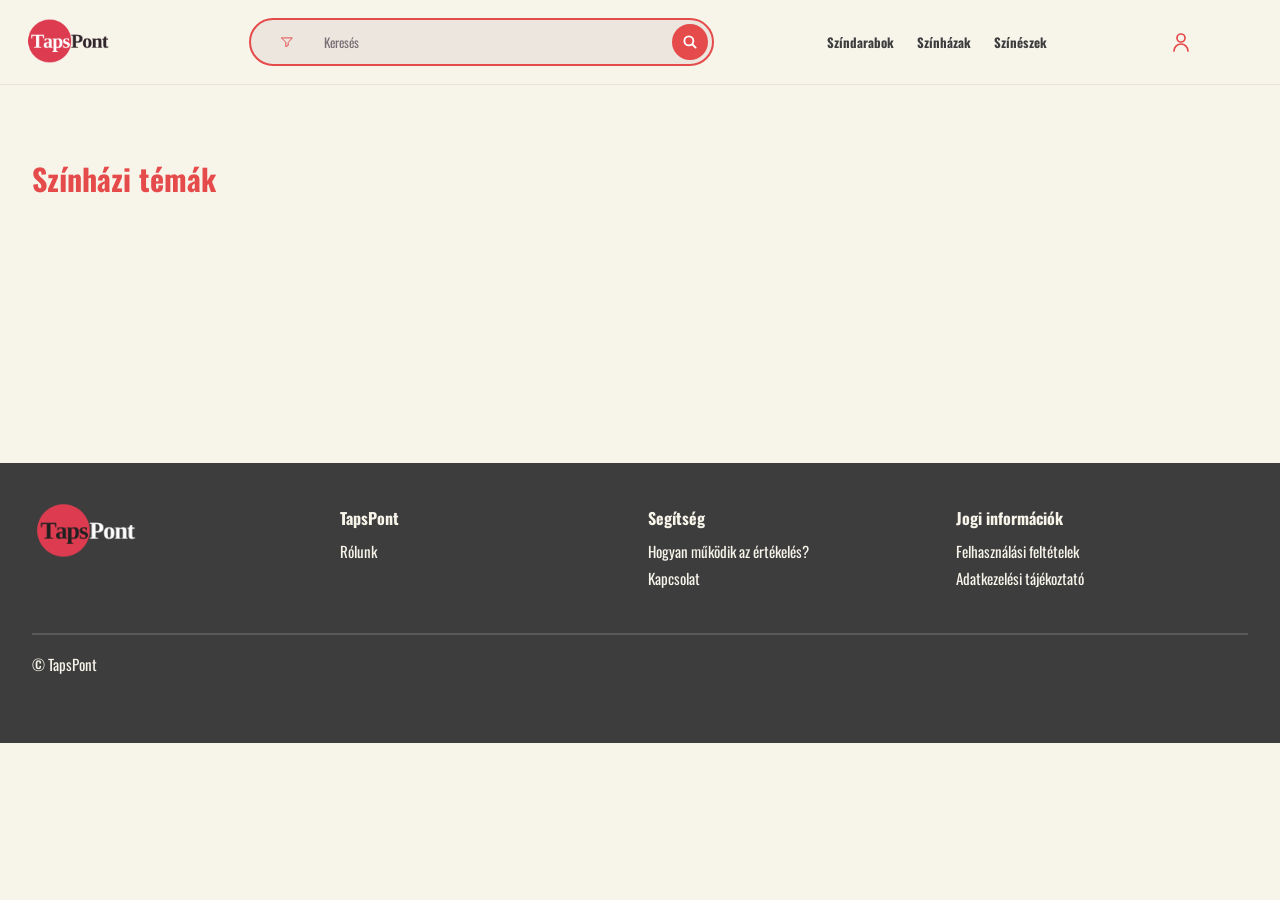
<file: temak.html>
<!doctype html>
<html lang="hu">
<head>
  <link rel="icon" href="logo/favicon.ico" sizes="any">
  <meta charset="utf-8">
  <meta name="viewport" content="width=device-width, initial-scale=1">
  <title>Színházi témák · TapsPont</title>
  <link rel="stylesheet" href="https://fonts.googleapis.com/css2?family=Cormorant+Garamond:wght@700&amp;family=Overpass:wght@400;600&amp;family=Overpass+Mono:wght@400;700&amp;family=Tinos:wght@700&amp;display=swap">
  <link rel="stylesheet" href="tapspont.css">
  <link rel="stylesheet" href="kozos-fejlec.css">
  <style>
    .topic-header { display: flex; align-items: center; justify-content: space-between; flex-wrap: wrap; gap: 12px 24px; padding-block: 24px; border-bottom: 1px solid var(--border); }
    .topic-home { color: var(--red); font: 700 24px/1 var(--serif); }
    .topic-header .site-nav { flex: 0 1 auto; flex-wrap: wrap; justify-content: flex-start; }
    .topic-header [aria-current="page"] { color: var(--red); }
    .topic-page { padding-block: clamp(36px, 6vw, 76px); }
    .topic-page h1 { margin-bottom: 28px; color: var(--red); font: 700 30px/1.2 var(--mono); }
    .topic-records { display: grid; grid-template-columns: repeat(auto-fit, minmax(min(100%, 225px), 1fr)); gap: 24px; }
    .topic-record { display: flex; flex-direction: column; overflow: hidden; background: var(--white); border-radius: var(--card-radius); box-shadow: var(--card-shadow); }
    .topic-record:is(:hover, :focus-visible) { border-color: var(--red); text-decoration: none; }
    .topic-photo { display: block; aspect-ratio: 10 / 11; overflow: hidden; background: var(--placeholder); }
    .topic-photo img { display: block; width: 100%; height: 100%; object-fit: cover; object-position: center 24%; }
    .topic-photo .topic-logo { object-fit: contain; padding: 16%; }
    .topic-caption { display: grid; gap: 8px; padding: 17px; }
    .topic-caption h2 { font: 700 22px/1.2 var(--serif); }
    .topic-caption p { font: 400 14px/1.35 var(--mono); }
    .topic-page.actor-page { padding-top: 26px; }
    .actor-intro { margin-bottom: 30px; padding-bottom: 28px; border-bottom: 1px solid var(--border); }
    .actor-breadcrumb { margin-bottom: 38px; color: #71666a; font: 400 10px/1.4 var(--mono); }
    .actor-breadcrumb span { color: var(--red); }
    .actor-eyebrow { margin-bottom: 8px; color: var(--red); font: 700 10px/1.4 var(--mono); letter-spacing: .22em; text-transform: uppercase; }
    .topic-page.actor-page h1 { margin: 0; color: var(--ink); font: 700 clamp(40px, 5vw, 50px)/1 "Cormorant Garamond", Georgia, serif; }
    .actor-description { max-width: 560px; margin-top: 5px; color: #625a5c; font: 400 13px/1.5 "Overpass", sans-serif; }
    .topic-records[data-topic="szineszek"] .topic-record { border: 1px solid #e2dfe0; border-radius: 12px; text-align: left; }
    .topic-records[data-topic="szineszek"] .topic-record:is(:hover, :focus-visible) { border-color: var(--red); }
    .topic-records[data-topic="szineszek"] .topic-photo { position: relative; aspect-ratio: 225 / 280; }
    .actor-theatre { position: absolute; inset: auto 0 0; padding: 28px 13px 12px; background: linear-gradient(transparent, #000a); color: #f8e9bb; font: 700 10px/1.3 var(--mono); text-transform: uppercase; }
    .topic-records[data-topic="szineszek"] .topic-caption { display: block; flex: 1; min-height: 86px; padding: 17px 16px 14px; }
    .topic-records[data-topic="szineszek"] h2 { color: var(--ink); font: 700 22px/1.05 "Cormorant Garamond", Georgia, serif; }
    .topic-records[data-topic="szineszek"] p { margin-top: 4px; color: #756b6d; font: 400 10px/1.35 "Overpass", sans-serif; }
    .actor-footer { display: flex; justify-content: flex-end; padding: 10px 16px; border-top: 1px solid #e2dfe0; background: #faf8f6; color: var(--red); font: 600 10px/1.3 "Overpass", sans-serif; }
    @media (max-width: 540px) { .actor-breadcrumb { margin-bottom: 30px; } }
    .work-intro { display: flex; align-items: end; justify-content: space-between; gap: 24px; margin-bottom: 26px; padding-bottom: 24px; border-bottom: 1px solid var(--border); }
    .work-intro[hidden] { display: none; }
    .work-intro-copy { max-width: 670px; }
    .work-eyebrow { margin-bottom: 8px; color: var(--red); font: 700 11px/1.3 var(--mono); letter-spacing: .18em; text-transform: uppercase; }
    .topic-page.work-page h1 { margin: 0; color: var(--ink); font: 700 clamp(38px, 4vw, 50px)/1 var(--serif); }
    .work-description { max-width: 590px; margin-top: 7px; color: var(--muted); font: 400 14px/1.5 "Overpass", sans-serif; }
    .work-filters { display: flex; flex-wrap: wrap; gap: 7px; }
    .work-filter { min-height: 38px; padding: 0 18px; border: 1px solid var(--red); border-radius: 999px; background: transparent; color: var(--ink); font: 700 15px/1 var(--mono); cursor: pointer; }
    .work-filter:hover { background: #f9dce1; }
    .work-filter[aria-pressed="true"] { border-color: var(--red); background: var(--red); color: white; }
    .topic-records[data-topic="szindarabok"] { grid-template-columns: repeat(3, minmax(0, 1fr)); gap: 24px; }
    .work-record { position: relative; display: flex; flex-direction: column; overflow: hidden; border: 1px solid var(--border); border-radius: 22px; background: var(--white); }
    .work-record[hidden] { display: none; }
    .work-record { box-shadow: var(--card-shadow); }
    .work-photo { position: relative; aspect-ratio: 1.6; overflow: hidden; background: var(--placeholder); }
    .work-photo img { width: 100%; height: 100%; display: block; object-fit: cover; }
    .work-kind { position: absolute; inset: auto 0 0; padding: 30px 16px 12px; background: linear-gradient(transparent, #000c); color: #f8e9bb; font: 700 11px/1.3 var(--mono); text-transform: uppercase; }
    .work-caption { flex: 1; padding: 20px 18px; }
    .work-venue { margin-bottom: 7px; color: var(--red); font: 700 11px/1.4 var(--mono); text-transform: uppercase; }
    .work-caption h2 { font: 700 25px/1.12 var(--serif); }
    .work-author { margin-top: 5px; color: var(--muted); font: 400 12px/1.4 "Overpass", sans-serif; }
    .work-summary { margin-top: 12px; color: #625a5c; font: 400 13px/1.5 "Overpass", sans-serif; }
    .work-footer { display: flex; justify-content: space-between; align-items: center; gap: 12px; min-height: 48px; padding: 10px 18px; border-top: 1px solid var(--border); background: #faf8f6; font: 400 11px/1.4 "Overpass", sans-serif; }
    .work-footer strong { font: 600 11px/1.4 "Overpass", sans-serif; }
    .work-link { margin-left: auto; display: grid; place-items: center; flex: none; width: 36px; height: 36px; border: 0; color: var(--red); }
    .work-link::before { content: ''; position: absolute; inset: 0; }
    .work-link svg { width: 20px; height: 20px; fill: none; stroke: currentColor; stroke-width: 1.5; }
    .work-save { position: absolute; z-index: 2; top: 14px; left: 14px; display: grid; place-items: center; width: 36px; height: 36px; padding: 8px; border: 0; border-radius: 50%; background: #e7e4e5; color: #3D3D3D; cursor: pointer; }
    .work-save[aria-pressed="true"] { background: var(--red); color: white; }
    .work-save svg { width: 20px; height: 20px; fill: none; stroke: currentColor; stroke-width: 1.6; stroke-linecap: round; stroke-linejoin: round; }
    @media (prefers-reduced-motion: reduce) { .work-record { transition: none; } }
    .work-empty { color: var(--muted); font-size: 14px; }
    @media (max-width: 900px) { .work-intro { align-items: start; flex-direction: column; } .topic-records[data-topic="szindarabok"] { grid-template-columns: repeat(2, minmax(0, 1fr)); } }
    @media (max-width: 540px) { .topic-records[data-topic="szindarabok"] { grid-template-columns: 1fr; } }
    .topic-page.theatre-page { padding-top: 26px; }
    .theatre-intro { margin-bottom: 40px; padding-bottom: 32px; border-bottom: 1px solid var(--border); }
    .theatre-breadcrumb { margin-bottom: 38px; color: #71666a; font: 400 11px/1.4 var(--mono); }
    .theatre-breadcrumb span { color: var(--red); }
    .theatre-eyebrow { margin-bottom: 8px; color: var(--red); font: 700 11px/1.4 var(--mono); letter-spacing: .2em; text-transform: uppercase; }
    .topic-page.theatre-page h1 { margin: 0; color: var(--ink); font: 700 clamp(38px, 4vw, 50px)/1 var(--serif); }
    .theatre-description { max-width: 630px; margin-top: 8px; color: #625a5c; font: 400 14px/1.5 "Overpass", sans-serif; }
    .topic-records[data-topic="szinhazak"] { grid-template-columns: repeat(2, minmax(0, 1fr)); gap: 30px; }
    .theatre-record { display: flex; flex-direction: column; overflow: hidden; border: 1px solid var(--border); border-radius: 14px; background: var(--white); box-shadow: var(--card-shadow); }
    .theatre-record:is(:hover, :focus-visible) { border-color: var(--red); text-decoration: none; }
    .theatre-photo { position: relative; aspect-ratio: 1.8; overflow: hidden; background: var(--placeholder); }
    .theatre-photo img { display: block; width: 100%; height: 100%; object-fit: cover; }
    .theatre-photo img.theatre-logo { object-fit: contain; padding: 12%; }
    .theatre-photo-label { position: absolute; inset: auto 0 0; padding: 35px 18px 12px; background: linear-gradient(transparent, #000b); color: #f8e9bb; font: 700 10px/1.3 var(--mono); text-transform: uppercase; }
    .theatre-caption { flex: 1; min-height: 180px; padding: 22px 22px 24px; }
    .theatre-location { margin-bottom: 9px; color: var(--red); font: 700 11px/1.35 var(--mono); text-transform: uppercase; }
    .theatre-caption h2 { color: var(--ink); font: 700 27px/1.1 var(--serif); }
    .theatre-address { margin-top: 7px; color: var(--muted); font: 400 11px/1.4 var(--mono); }
    .theatre-summary { margin-top: 14px; color: #625a5c; font: 400 13px/1.55 "Overpass", sans-serif; }
    .theatre-footer { display: flex; justify-content: space-between; gap: 14px; align-items: center; min-height: 48px; padding: 10px 22px; border-top: 1px solid var(--border); background: #faf8f6; font: 400 10px/1.4 var(--mono); color: var(--muted); }
    .theatre-link { margin-left: auto; color: var(--red); font-weight: 700; white-space: nowrap; }
    @media (max-width: 650px) { .topic-records[data-topic="szinhazak"] { grid-template-columns: 1fr; gap: 20px; } .theatre-intro { margin-bottom: 26px; } }
  </style>
  <link rel="stylesheet" href="temak-kartyak.css">
  <link rel="stylesheet" href="mobil.css">
  <link rel="stylesheet" href="finomitasok.css">
  <link rel="stylesheet" href="https://fonts.googleapis.com/css2?family=Oswald:wght@300;400;500;600;700&amp;display=swap">
  <link rel="stylesheet" href="egyseg.css">
  <script src="popover-fallback.js"></script>
</head>
<body>
  <svg width="0" height="0" aria-hidden="true" style="position:absolute"><symbol id="brand-wordmark" viewBox="0 0 416 224">
      <circle cx="112" cy="112" r="112" fill="var(--red)"/>
      <g font-family="Arial, sans-serif" font-weight="700" font-size="102">
        <text x="26" y="154" fill="var(--brand-taps)" textLength="196" lengthAdjust="spacingAndGlyphs">Taps</text>
        <text x="221" y="154" fill="var(--brand-pont)" textLength="194" lengthAdjust="spacingAndGlyphs">Pont</text>
      </g>
    </symbol>
    <symbol id="icon-user" viewBox="0 0 24 24"><circle cx="12" cy="8" r="4"/><path d="M5 21a7 7 0 0 1 14 0"/></symbol>
    <symbol id="icon-eye" viewBox="0 0 24 24">
      <path d="M2 12s3.6-6 10-6 10 6 10 6-3.6 6-10 6-10-6-10-6Z"/><circle cx="12" cy="12" r="2.5"/>
    </symbol>
    <symbol id="icon-eye-off" viewBox="0 0 24 24">
      <path d="m3 3 18 18M10 6.2c.6-.1 1.3-.2 2-.2 6.4 0 10 6 10 6a15 15 0 0 1-2.4 2.8M6.3 7.6A17 17 0 0 0 2 12s3.6 6 10 6c1.6 0 3.1-.4 4.4-1"/>
    </symbol><symbol id="icon-filter" viewBox="0 0 24 24"><path d="M3 5h18l-7 8v5l-4 2v-7Z"/></symbol><symbol id="icon-search" viewBox="0 0 24 24"><circle cx="10.5" cy="10.5" r="6"/><path d="m15 15 4.5 4.5"/></symbol></svg>
  <header class="site-header">
      <div class="header-inner">
        <a href="index.html#felfedezes" class="brand tp-image-logo" aria-label="TapsPont"><img src="logo/TapsPont_Logo.png" alt=""></a>
        <form class="search" action="index.html" role="search">
          <div class="search-field">
            <div class="search-category">
              <button type="button" class="category-toggle" id="filter-toggle" popovertarget="search-filters" aria-label="Keresési szűrők" title="Keresési szűrők">
                <svg class="icon" aria-hidden="true"><use href="#icon-filter"/></svg>
              </button>
              <div class="filter-menu" id="search-filters" popover role="dialog" aria-labelledby="filter-title">
                <h2 id="filter-title">Keresési szűrők</h2>
                <fieldset>
                  <legend>Találat típusa</legend>
                  <div class="filter-options">
                  <label><input type="radio" name="category" value="" checked>Mind</label>
                  <label><input type="radio" name="category" value="works">Mű</label>
                  <label><input type="radio" name="category" value="productions">Produkció</label>
                  <label><input type="radio" name="category" value="theatres">Színház</label>
                  <label><input type="radio" name="category" value="artists">Művész</label>
                  <label><input type="radio" name="category" value="venues">Játszóhely</label>
                  <label><input type="radio" name="category" value="sessions">Előadásalkalom</label>
                  </div>
                </fieldset>
                <div class="filter-fields">
                  <label>Színház<select name="theatre"><option value="">Bármelyik</option></select></label>
                  <label>Műfaj<select name="genre"><option value="">Bármelyik</option></select></label>
                  <label>Első dátum<input name="from" type="date"></label>
                  <label>Utolsó dátum<input name="until" type="date"></label>
                </div>
                <div class="filter-actions">
                  <button type="button" class="btn btn-outline" id="clear-filters">Szűrők törlése</button>
                  <button type="submit" class="btn btn-outline">Találatok mutatása</button>
                </div>
              </div>
            </div>
            <input type="search" name="query" aria-label="Keresés" placeholder="Keresés">
            <button type="submit" class="icon-button arrow search-submit" aria-label="Keresés"><svg class="icon" aria-hidden="true"><use href="#icon-search"/></svg></button>
          </div>
        </form>
        <nav class="site-nav" aria-label="Főmenü">
          <a href="temak.html?tema=szindarabok">Színdarabok</a>
          <a href="temak.html?tema=szinhazak">Színházak</a>
          <a href="temak.html?tema=szineszek">Színészek</a>

        </nav>
        <button type="button" class="icon-button profile profile-trigger" data-profile-avatar
                popovertarget="login-popover" aria-label="Profil / Belépés">
          <svg class="icon" aria-hidden="true"><use href="#icon-user"/></svg>
        </button>
      </div>
      <section class="card login-popover" id="login-popover" popover aria-labelledby="login-popover-title">
        <h2 id="login-popover-title">Bejelentkezés</h2>
        <form class="account-form" id="login-form" method="post" novalidate>
          <div class="field">
            <label for="login-username">Felhasználónév</label>
            <input id="login-username" type="text" name="username" autocomplete="username" autofocus maxlength="40" required aria-describedby="login-username-error" autocapitalize="none" spellcheck="false">
            <p class="error" id="login-username-error" hidden></p>
          </div>
          <div class="field">
            <label for="login-password">Jelszó</label>
            <div class="password-control">
              <input id="login-password" type="password" name="password" autocomplete="current-password" maxlength="128" required aria-describedby="login-password-error">
              <button type="button" class="icon-button password-toggle" aria-controls="login-password" aria-label="Jelszó megjelenítése">
                <svg class="icon" aria-hidden="true"><use href="#icon-eye-off"/></svg>
              </button>
            </div>
            <p class="error" id="login-password-error" hidden></p>
          </div>
          <button type="button" class="password-help" id="password-help" aria-controls="password-help-message">Elfelejtetted a jelszavad?</button>
          <p class="error" id="password-help-message" role="status" hidden></p>
          <label class="checkbox"><input id="login-remember" type="checkbox">Emlékezz rám</label>
          <p class="error" id="login-error" role="alert" hidden></p>
          <button class="btn account-primary" type="submit">Bejelentkezés</button>
        </form>
        <div class="login-register">
          <p>Még nincs fiókod?</p>
          <a class="btn btn-outline" href="belepes.html">Regisztrálok</a>
        </div>
      </section>
    </header>
  <main class="wrap topic-page" aria-labelledby="topic-title">
    <div class="actor-intro" hidden>
      <p class="actor-eyebrow">Társulatok csillagai</p>
      <h1 id="actor-title">Színészek</h1>
      <p class="actor-description">Kattints bármelyik művész portréjára a részletes adatlap, a díjak és az aktuális szerepek megtekintéséhez.</p>
    </div>
    <div class="work-intro" hidden>
      <div class="work-intro-copy">
        <p class="work-eyebrow">Repertoár katalógus</p>
        <h1 id="work-title">Színdarabok &amp; Előadások</h1>
        <p class="work-description">Böngéssz a színdarabok között, és fedezd fel a hozzájuk kapcsolódó színházi előadásokat.</p>
      </div>
      <div class="work-filters" role="group" aria-label="Műfaj szerinti szűrés">
        <button class="work-filter" type="button" data-filter="all" aria-pressed="true">Összes</button>
        <button class="work-filter" type="button" data-filter="musical" aria-pressed="false">Musical</button>
        <button class="work-filter" type="button" data-filter="dráma" aria-pressed="false">Dráma</button>
        <button class="work-filter" type="button" data-filter="vígjáték" aria-pressed="false">Vígjáték</button>
      </div>
    </div>
    <div class="theatre-intro" hidden>
      <p class="theatre-eyebrow">Játszóhelyek</p>
      <h1 id="theatre-title">Színházak &amp; Teátrumok</h1>
      <p class="theatre-description">Ismerd meg a színházakat és műhelyeiket, és fedezd fel a hozzájuk kapcsolódó előadásokat.</p>
    </div>
    <h1 id="topic-title">Színházi témák</h1>
    <div class="topic-records"></div>
    <p class="work-empty" hidden>Nincs találat ebben a műfajban.</p>
  </main>
  <footer class="site-footer">
    <div class="wrap">
      <nav class="footer-nav" aria-label="Lábléc">
        <a class="brand tp-image-logo" href="index.html#felfedezes" aria-label="TapsPont"><img src="logo/TapsPont_Logo_invers.png" alt=""></a>
        <div><strong>TapsPont</strong><a href="rolunk.html">Rólunk</a></div>
        <div><strong>Segítség</strong><a href="index.html?info=ertekeles">Hogyan működik az értékelés?</a><a href="kapcsolat.html">Kapcsolat</a></div>
        <div><strong>Jogi információk</strong><a href="felhasznalasi-feltetelek.html">Felhasználási feltételek</a><a href="adatkezeles.html">Adatkezelési tájékoztató</a></div>
      </nav>
      <p class="copyright">© TapsPont</p>
    </div>
  </footer>
  <template id="topic-record">
    <a class="card topic-record">
      <div class="topic-photo" aria-hidden="true"></div>
      <div class="topic-caption">
        <h2></h2>
        <p></p>
      </div>
    </a>
  </template>
  <script src="profil.js"></script>
  <script src="belepes.js"></script>
  <script src="katalogus.js"></script>
  <script src="kozos-fejlec.js"></script>
  <script>
    const topic = new URLSearchParams(location.search).get('tema');
    const topics = new Map([
      ['szineszek', { title: 'Színészek', entries: artistRecords }],
      ['szinhazak', { title: 'Színházak', entries: theatreRecords }],
      ['szindarabok', { title: 'Színdarabok', entries: workRecords }],
      ['eloadasok', { title: 'Előadások', entries: [...productions, ...premieres] }],
    ]);
    const selected = topics.get(topic);
    if (selected) {
      document.title = selected.title + ' · TapsPont';
      document.querySelector('#topic-title').textContent = selected.title;
      if (topic === 'szineszek') {
        const page = document.querySelector('.topic-page');
        page.classList.add('actor-page');
        page.setAttribute('aria-labelledby', 'actor-title');
        document.querySelector('.actor-intro').hidden = false;
        document.querySelector('#topic-title').hidden = true;
      }
      if (topic === 'szindarabok') {
        const page = document.querySelector('.topic-page');
        page.classList.add('work-page');
        page.setAttribute('aria-labelledby', 'work-title');
        document.querySelector('.work-intro').hidden = false;
        document.querySelector('#topic-title').hidden = true;
      }
      if (topic === 'szinhazak') {
        const page = document.querySelector('.topic-page');
        page.classList.add('theatre-page');
        page.setAttribute('aria-labelledby', 'theatre-title');
        document.querySelector('.theatre-intro').hidden = false;
        document.querySelector('#topic-title').hidden = true;
      }
      document.querySelector('.site-nav a[href="temak.html?tema=' + topic + '"]')?.setAttribute('aria-current', 'page');
      const grid = document.querySelector('.topic-records');
      grid.dataset.topic = topic;
      const template = document.querySelector('#topic-record');
      function ratingBadge(entry, type) {
        const rating = type === 'mu' ? workRating(entry) : { value: sampleRating(entry), sample: true };
        const badge = document.createElement('span'); badge.className = 'catalog-rating';
        badge.setAttribute('aria-label', (rating.sample ? 'Mintapontszám: ' : 'Pontszám: ') + rating.value + (type === 'mu' ? ' / 5' : ' / 10'));
        badge.title = badge.getAttribute('aria-label');
        const star = document.createElement('span'); star.className = 'catalog-rating-star'; star.setAttribute('aria-hidden', 'true'); star.textContent = '★';
        const value = document.createElement('span'); value.textContent = rating.value;
        badge.append(star, value);
        if (rating.sample) { const label = document.createElement('small'); label.textContent = 'minta'; badge.append(label); }
        return badge;
      }
      for (const entry of selected.entries) {
        if (topic === 'szinhazak') {
          const related = productions.filter(item => theatreForVenue(item.venue)?.id === entry.id);
          const venue = venues.find(item => item.title === entry.title) || venues.find(item => item.title.startsWith(entry.title + ' · '));
          const card = document.createElement('a');
          card.className = 'theatre-record'; card.href = entry.detail;
          const photo = document.createElement('div'); photo.className = 'theatre-photo';
          const imageUrl = entry.image || entry.logo || venue?.image || venue?.logo;
          if (imageUrl) {
            const image = document.createElement('img');
            image.src = imageUrl; image.alt = ''; image.loading = 'lazy';
            image.classList.toggle('theatre-logo', imageUrl === entry.logo || imageUrl === venue?.logo);
            image.addEventListener('error', () => image.remove(), { once: true });
            photo.append(image);
          }
          photo.append(ratingBadge(entry, 'szinhaz'));
          const address = entry.meta || venue?.meta || '';
          const cityMatch = address.match(/\b\d{4}\s+([^,]+)/);
          const city = cityMatch ? cityMatch[1].trim() : '';
          if (city) {
            const label = document.createElement('span'); label.className = 'theatre-city-cutout';
            label.textContent = city; photo.append(label);
          }
          const caption = document.createElement('div'); caption.className = 'theatre-caption';
          const title = document.createElement('h2'); title.textContent = entry.title; caption.append(title);
          if (address) {
            const addressLine = document.createElement('p'); addressLine.className = 'theatre-address'; addressLine.textContent = address; caption.append(addressLine);
          }
          const footer = document.createElement('div'); footer.className = 'theatre-footer';
          const count = document.createElement('span'); count.textContent = related.length + ' produkció az adatbázisban';
          const link = document.createElement('span'); link.className = 'theatre-link'; link.textContent = 'TOVÁBB';
          footer.append(count, link); card.append(photo, caption, footer); grid.append(card);
          continue;
        }
        if (topic === 'szindarabok') {
          const production = productions.find(item => item.id === entry.id);
          const card = document.createElement('article');
          card.className = 'work-record';
          card.dataset.genre = (production?.kind || entry.kind || '').toLocaleLowerCase('hu');
          const photo = document.createElement('div');
          photo.className = 'work-photo';
          if (entry.image) {
            const image = document.createElement('img');
            image.src = entry.image; image.alt = ''; image.loading = 'lazy';
            image.addEventListener('error', () => image.remove(), { once: true });
            photo.append(image);
          }
          const kind = document.createElement('span');
          kind.className = 'work-kind'; kind.textContent = production?.kind || entry.kind;
          photo.append(kind, ratingBadge(entry, 'mu'));
          const save = document.createElement('button');
          save.type = 'button'; save.className = 'work-save';
          save.innerHTML = '<svg viewBox="0 0 24 24" aria-hidden="true"><path d="M6 4.5h12v15l-6-4-6 4z"/></svg>';
          const bookmarkKey = 'tapspont-detail-bookmark:mu:' + entry.id;
          const updateSave = saved => { save.setAttribute('aria-pressed', String(saved)); save.setAttribute('aria-label', entry.title + (saved ? ' – mentés eltávolítása' : ' – mentés')); save.title = saved ? 'Mentés eltávolítása' : 'Mentés'; };
          try { updateSave(localStorage.getItem(bookmarkKey) === '1'); } catch { updateSave(false); }
          save.addEventListener('click', () => {
            const saved = save.getAttribute('aria-pressed') === 'true';
            if (!profileSession.get()) { const message = document.getElementById('login-error'); message.textContent = 'A mentéshez jelentkezz be.'; message.hidden = false; document.getElementById('login-popover').showPopover(); document.getElementById('login-username').focus(); return; }
            try { if (saved) localStorage.removeItem(bookmarkKey); else localStorage.setItem(bookmarkKey, '1'); updateSave(!saved); }
            catch { save.title = 'A mentés nem sikerült ebben a böngészőben.'; }
          });
          const caption = document.createElement('div');
          caption.className = 'work-caption';
          const venue = document.createElement('p');
          venue.className = 'work-venue'; venue.textContent = production?.venue || '';
          const title = document.createElement('h2'); title.textContent = entry.title;
          const author = document.createElement('p');
          author.className = 'work-author'; author.textContent = entry.author;
          const summary = document.createElement('p');
          const summaries = {
            pal: 'A grundot védő pesti fiúk története barátságról, bátorságról és összetartozásról szól.',
            dzsungel: 'Maugli a dzsungel lakói között nő fel, és keresi helyét az állatok és az emberek világában.',
            mamma: 'Sophie három férfit hív meg esküvőjére, hogy megtudja, ki az apja, az ABBA dalainak kíséretében.',
            csardas: 'Szilvia és Edvin szerelmét a századelő társadalmi elvárásai és a családi rangkülönbség teszik próbára.',
            bank: 'Bánk nagyúrnak a királyné udvara körül kialakult konfliktusban a családja és az ország sorsa között kell döntenie.',
            dio: 'Karácsonyi balett, amelyben egy játék diótörő vezeti a történet hősét a kalandokkal teli mese világába.',
            fair: 'Higgins professzor fogadást köt, hogy a virágárus Elizát az előkelő londoni társaság tagjaként mutatja be.',
            macska: 'Orbánné és nővére történetében az öregedés, a szerelem és a testvéri ragaszkodás kerül színpadra.',
            gep: 'Alex útját követjük az erőszaktól a kényszerű átnevelésig egy audiovizuális színpadi adaptációban.',
            tyuk: 'Ismert magyar versekből összeállított színházi est elevenedik meg az Örkény társulatának előadásában.',
            tiszta: 'Egy baráti vacsora terve felborul, amikor a házigazda volt partnere váratlanul bejelentkezik.'
          };
          summary.className = 'work-summary'; summary.textContent = summaries[entry.id] || production?.description || '';
          caption.append(venue, title, author, summary);
          const footer = document.createElement('div'); footer.className = 'work-footer';
          if (production?.director) {
            const director = document.createElement('span'); director.textContent = 'Rendező: ';
            const name = document.createElement('strong'); name.textContent = production.director;
            director.append(name); footer.append(director);
          }
          const link = document.createElement('a'); link.className = 'work-link'; link.href = entry.detail; link.setAttribute('aria-label', entry.title + ' – részletek'); link.innerHTML = '<svg viewBox="0 0 24 24" aria-hidden="true"><path d="m9.5 5 6 7-6 7"/></svg>';
          footer.append(link); card.append(photo, save, caption, footer); grid.append(card);
          continue;
        }
        const card = template.content.firstElementChild.cloneNode(true);
        card.href = entry.detail || entry.url;
        card.querySelector('h2').textContent = entry.title;
        const caption = card.querySelector('p');
        const actorMeta = topic === 'szineszek' ? (entry.meta || '').split(' · ') : [];
        caption.textContent = topic === 'szineszek' ? '' : (entry.venue || entry.meta || '');
        caption.hidden = !caption.textContent;
        if (entry.image || entry.logo) {
          const image = document.createElement('img');
          image.alt = '';
          image.loading = 'lazy';
          image.src = entry.image || entry.logo;
          image.classList.toggle('topic-logo', !entry.image);
          image.addEventListener('error', () => image.remove(), { once: true });
          card.querySelector('.topic-photo').append(image);
        }
        if (topic === 'szineszek') {
          const theatre = document.createElement('p');
          theatre.className = 'actor-theatre';
          theatre.textContent = actorMeta[0];
          card.querySelector('.topic-caption').prepend(theatre);
          const footer = document.createElement('div');
          footer.className = 'actor-footer';
          const arrow = document.createElement('span');
          arrow.className = 'actor-detail-arrow';
          arrow.setAttribute('aria-hidden', 'true');
          arrow.innerHTML = '<svg viewBox="0 0 24 24"><path d="m9 5 7 7-7 7"/></svg>';
          footer.append(arrow);
          card.setAttribute('aria-label', entry.title + ' – adatlap, ' + actorMeta[0]);
          card.append(footer);
        }
        grid.append(card);
      }
      if (topic === 'szindarabok') {
        document.querySelectorAll('.work-filter').forEach(button => button.addEventListener('click', () => {
          document.querySelectorAll('.work-filter').forEach(item => item.setAttribute('aria-pressed', String(item === button)));
          let count = 0;
          grid.querySelectorAll('.work-record').forEach(card => {
            card.hidden = button.dataset.filter !== 'all' && card.dataset.genre !== button.dataset.filter;
            if (!card.hidden) count++;
          });
          document.querySelector('.work-empty').hidden = count > 0;
        }));
      }
    }
  </script>
  <script src="csillagok.js"></script>
  <script src="finomitasok.js"></script>
  <script src="naptar.js"></script>
  <script src="gorgetes.js"></script>
  <script src="elvalasztok.js"></script>
</body>
</html>
</file>
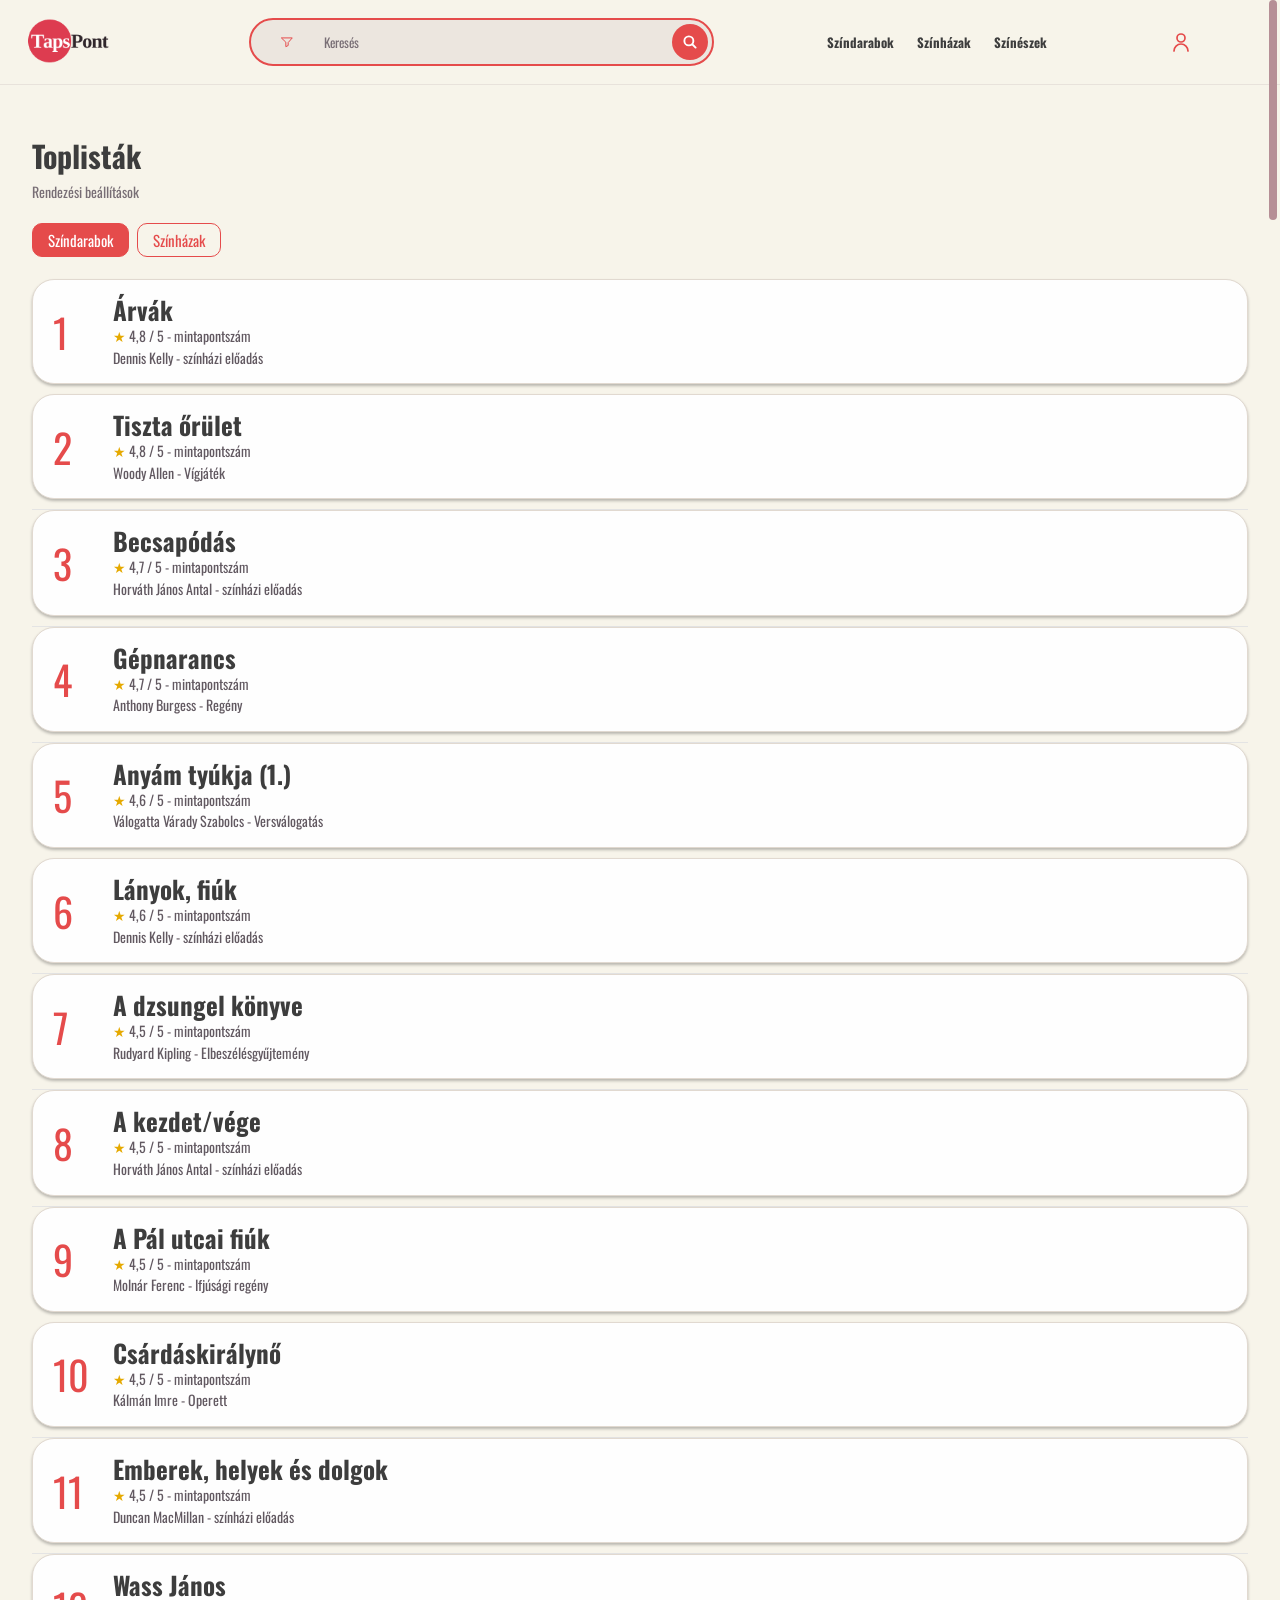
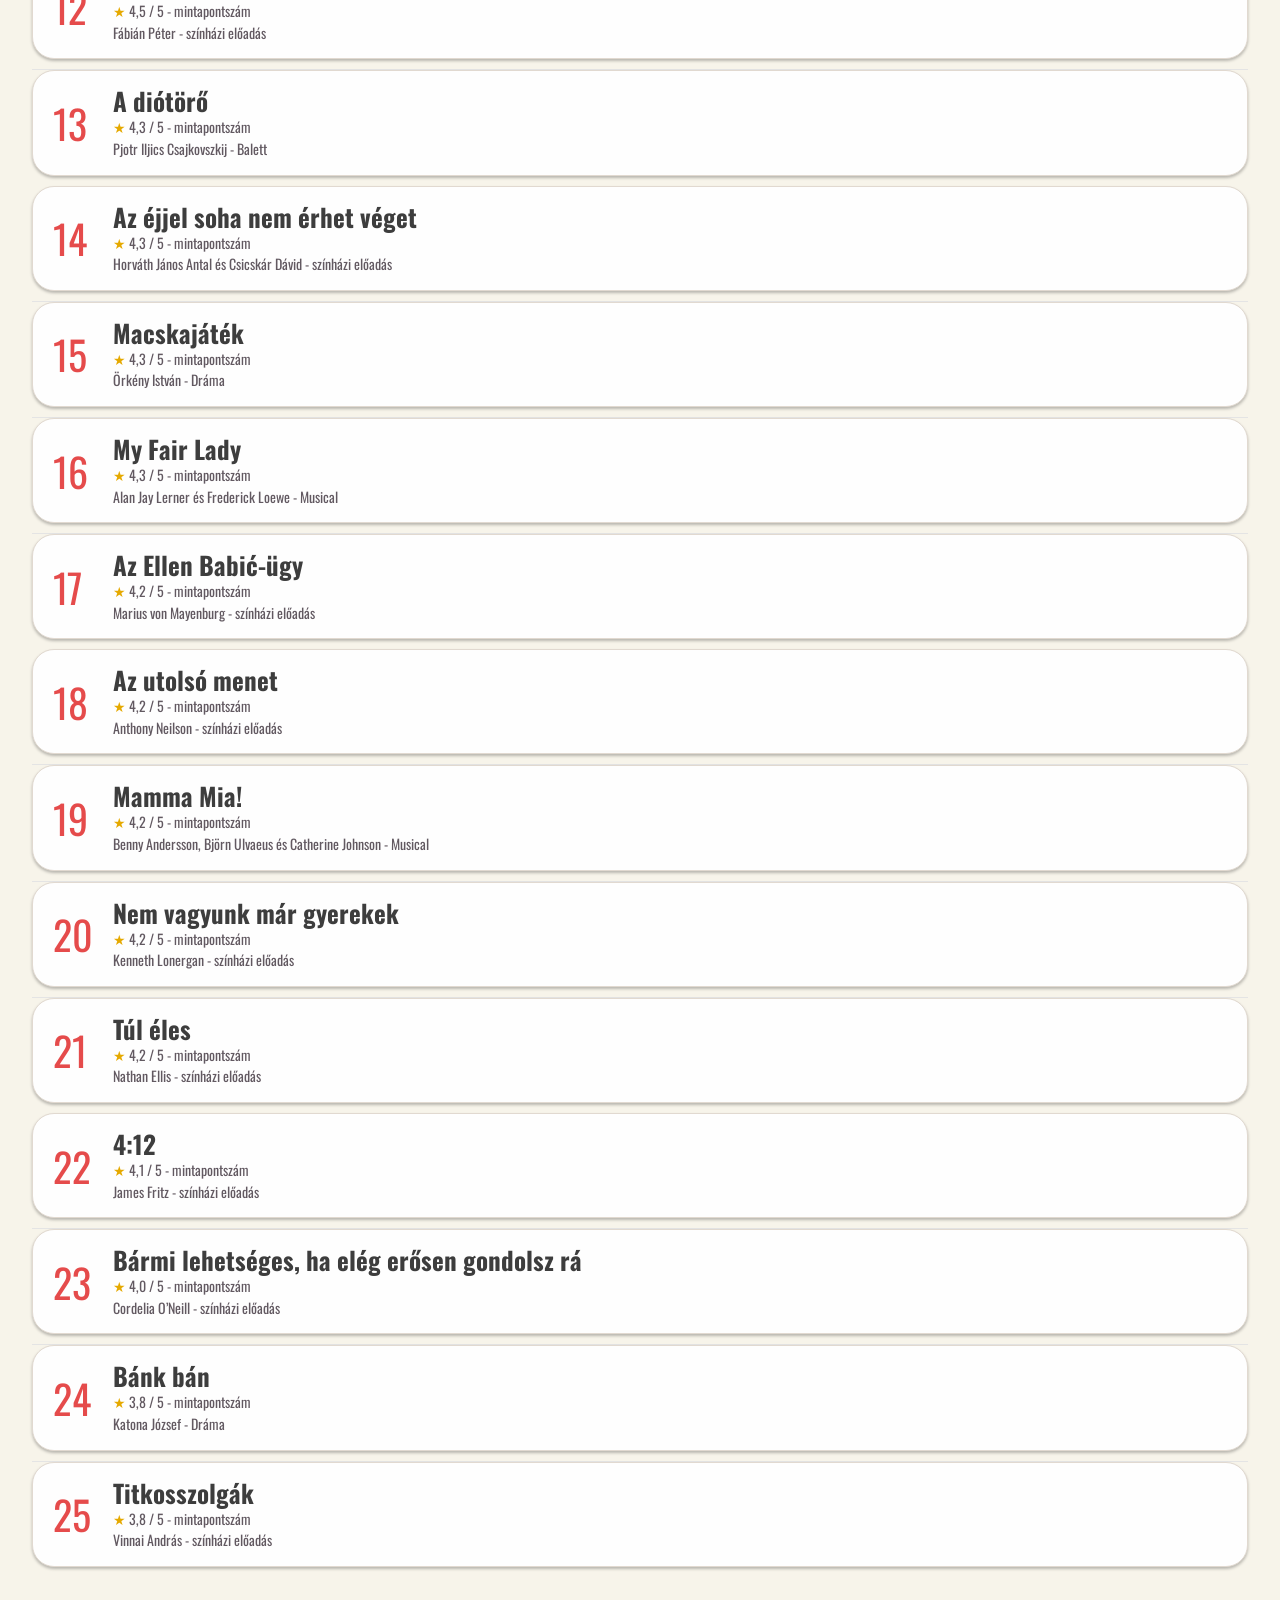
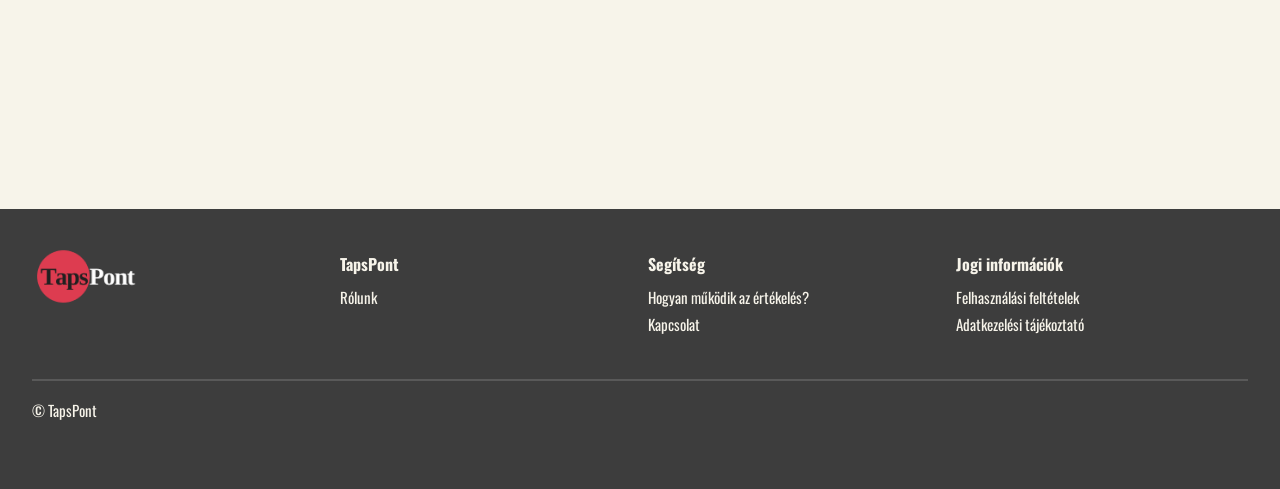
<file: toplista.html>
<!doctype html>
<html lang="hu">
<head>
  <link rel="icon" href="logo/favicon.ico" sizes="any">
  <meta charset="utf-8">
  <meta name="viewport" content="width=device-width, initial-scale=1">
  <title>Toplisták - TapsPont</title>
  <link rel="stylesheet" href="https://fonts.googleapis.com/css2?family=Cormorant+Garamond:wght@700&amp;family=Overpass:wght@400;600&amp;family=Overpass+Mono:wght@400;700&amp;family=Tinos:wght@700&amp;display=swap">
  <link rel="stylesheet" href="tapspont.css">
  <link rel="stylesheet" href="kozos-fejlec.css">
  <style>
    .topic-header { display: flex; align-items: center; justify-content: space-between; flex-wrap: wrap; gap: 12px 24px; padding-block: 24px; border-bottom: 1px solid var(--border); }
    .topic-home { color: var(--red); font: 700 24px/1 var(--serif); }
    .topic-header .site-nav { flex: 0 1 auto; flex-wrap: wrap; justify-content: flex-start; }
    .topic-header [aria-current="page"] { color: var(--red); }
    .topic-page { padding-block: clamp(36px, 6vw, 76px); }
    .topic-page h1 { margin-bottom: 28px; color: var(--red); font: 700 30px/1.2 var(--mono); }
    .topic-records { display: grid; grid-template-columns: repeat(auto-fit, minmax(min(100%, 225px), 1fr)); gap: 24px; }
    .topic-record { display: flex; flex-direction: column; overflow: hidden; background: var(--white); border-radius: var(--card-radius); box-shadow: var(--card-shadow); }
    .topic-record:is(:hover, :focus-visible) { border-color: var(--red); text-decoration: none; }
    .topic-photo { display: block; aspect-ratio: 10 / 11; overflow: hidden; background: var(--placeholder); }
    .topic-photo img { display: block; width: 100%; height: 100%; object-fit: cover; object-position: center 24%; }
    .topic-photo .topic-logo { object-fit: contain; padding: 16%; }
    .topic-caption { display: grid; gap: 8px; padding: 17px; }
    .topic-caption h2 { font: 700 22px/1.2 var(--serif); }
    .topic-caption p { font: 400 14px/1.35 var(--mono); }
    .topic-page.actor-page { padding-top: 26px; }
    .actor-intro { margin-bottom: 30px; padding-bottom: 28px; border-bottom: 1px solid var(--border); }
    .actor-breadcrumb { margin-bottom: 38px; color: #71666a; font: 400 10px/1.4 var(--mono); }
    .actor-breadcrumb span { color: var(--red); }
    .actor-eyebrow { margin-bottom: 8px; color: var(--red); font: 700 10px/1.4 var(--mono); letter-spacing: .22em; text-transform: uppercase; }
    .topic-page.actor-page h1 { margin: 0; color: var(--ink); font: 700 clamp(40px, 5vw, 50px)/1 "Cormorant Garamond", Georgia, serif; }
    .actor-description { max-width: 560px; margin-top: 5px; color: #625a5c; font: 400 13px/1.5 "Overpass", sans-serif; }
    .topic-records[data-topic="szineszek"] .topic-record { border: 1px solid #e2dfe0; border-radius: 12px; text-align: left; }
    .topic-records[data-topic="szineszek"] .topic-record:is(:hover, :focus-visible) { border-color: var(--red); }
    .topic-records[data-topic="szineszek"] .topic-photo { position: relative; aspect-ratio: 225 / 280; }
    .actor-theatre { position: absolute; inset: auto 0 0; padding: 28px 13px 12px; background: linear-gradient(transparent, #000a); color: #f8e9bb; font: 700 10px/1.3 var(--mono); text-transform: uppercase; }
    .topic-records[data-topic="szineszek"] .topic-caption { display: block; flex: 1; min-height: 86px; padding: 17px 16px 14px; }
    .topic-records[data-topic="szineszek"] h2 { color: var(--ink); font: 700 22px/1.05 "Cormorant Garamond", Georgia, serif; }
    .topic-records[data-topic="szineszek"] p { margin-top: 4px; color: #756b6d; font: 400 10px/1.35 "Overpass", sans-serif; }
    .actor-footer { display: flex; justify-content: flex-end; padding: 10px 16px; border-top: 1px solid #e2dfe0; background: #faf8f6; color: var(--red); font: 600 10px/1.3 "Overpass", sans-serif; }
    @media (max-width: 540px) { .actor-breadcrumb { margin-bottom: 30px; } }
    .work-intro { display: flex; align-items: end; justify-content: space-between; gap: 24px; margin-bottom: 26px; padding-bottom: 24px; border-bottom: 1px solid var(--border); }
    .work-intro[hidden] { display: none; }
    .work-intro-copy { max-width: 670px; }
    .work-eyebrow { margin-bottom: 8px; color: var(--red); font: 700 11px/1.3 var(--mono); letter-spacing: .18em; text-transform: uppercase; }
    .topic-page.work-page h1 { margin: 0; color: var(--ink); font: 700 clamp(38px, 4vw, 50px)/1 var(--serif); }
    .work-description { max-width: 590px; margin-top: 7px; color: var(--muted); font: 400 14px/1.5 "Overpass", sans-serif; }
    .work-filters { display: flex; flex-wrap: wrap; gap: 7px; }
    .work-filter { min-height: 38px; padding: 0 18px; border: 1px solid var(--red); border-radius: 999px; background: transparent; color: var(--ink); font: 700 15px/1 var(--mono); cursor: pointer; }
    .work-filter:hover { background: #f9dce1; }
    .work-filter[aria-pressed="true"] { border-color: var(--red); background: var(--red); color: white; }
    .topic-records[data-topic="szindarabok"] { grid-template-columns: repeat(3, minmax(0, 1fr)); gap: 24px; }
    .work-record { position: relative; display: flex; flex-direction: column; overflow: hidden; border: 1px solid var(--border); border-radius: 22px; background: var(--white); }
    .work-record[hidden] { display: none; }
    .work-record { box-shadow: var(--card-shadow); }
    .work-photo { position: relative; aspect-ratio: 1.6; overflow: hidden; background: var(--placeholder); }
    .work-photo img { width: 100%; height: 100%; display: block; object-fit: cover; }
    .work-kind { position: absolute; inset: auto 0 0; padding: 30px 16px 12px; background: linear-gradient(transparent, #000c); color: #f8e9bb; font: 700 11px/1.3 var(--mono); text-transform: uppercase; }
    .work-caption { flex: 1; padding: 20px 18px; }
    .work-venue { margin-bottom: 7px; color: var(--red); font: 700 11px/1.4 var(--mono); text-transform: uppercase; }
    .work-caption h2 { font: 700 25px/1.12 var(--serif); }
    .work-author { margin-top: 5px; color: var(--muted); font: 400 12px/1.4 "Overpass", sans-serif; }
    .work-summary { margin-top: 12px; color: #625a5c; font: 400 13px/1.5 "Overpass", sans-serif; }
    .work-footer { display: flex; justify-content: space-between; align-items: center; gap: 12px; min-height: 48px; padding: 10px 18px; border-top: 1px solid var(--border); background: #faf8f6; font: 400 11px/1.4 "Overpass", sans-serif; }
    .work-footer strong { font: 600 11px/1.4 "Overpass", sans-serif; }
    .work-link { margin-left: auto; display: grid; place-items: center; flex: none; width: 36px; height: 36px; border: 0; color: var(--red); }
    .work-link::before { content: ''; position: absolute; inset: 0; }
    .work-link svg { width: 20px; height: 20px; fill: none; stroke: currentColor; stroke-width: 1.5; }
    .work-save { position: absolute; z-index: 2; top: 14px; left: 14px; display: grid; place-items: center; width: 36px; height: 36px; padding: 8px; border: 0; border-radius: 50%; background: #e7e4e5; color: #3D3D3D; cursor: pointer; }
    .work-save[aria-pressed="true"] { background: var(--red); color: white; }
    .work-save svg { width: 20px; height: 20px; fill: none; stroke: currentColor; stroke-width: 1.6; stroke-linecap: round; stroke-linejoin: round; }
    @media (prefers-reduced-motion: reduce) { .work-record { transition: none; } }
    .work-empty { color: var(--muted); font-size: 14px; }
    @media (max-width: 900px) { .work-intro { align-items: start; flex-direction: column; } .topic-records[data-topic="szindarabok"] { grid-template-columns: repeat(2, minmax(0, 1fr)); } }
    @media (max-width: 540px) { .topic-records[data-topic="szindarabok"] { grid-template-columns: 1fr; } }
    .topic-page.theatre-page { padding-top: 26px; }
    .theatre-intro { margin-bottom: 40px; padding-bottom: 32px; border-bottom: 1px solid var(--border); }
    .theatre-breadcrumb { margin-bottom: 38px; color: #71666a; font: 400 11px/1.4 var(--mono); }
    .theatre-breadcrumb span { color: var(--red); }
    .theatre-eyebrow { margin-bottom: 8px; color: var(--red); font: 700 11px/1.4 var(--mono); letter-spacing: .2em; text-transform: uppercase; }
    .topic-page.theatre-page h1 { margin: 0; color: var(--ink); font: 700 clamp(38px, 4vw, 50px)/1 var(--serif); }
    .theatre-description { max-width: 630px; margin-top: 8px; color: #625a5c; font: 400 14px/1.5 "Overpass", sans-serif; }
    .topic-records[data-topic="szinhazak"] { grid-template-columns: repeat(2, minmax(0, 1fr)); gap: 30px; }
    .theatre-record { display: flex; flex-direction: column; overflow: hidden; border: 1px solid var(--border); border-radius: 14px; background: var(--white); box-shadow: var(--card-shadow); }
    .theatre-record:is(:hover, :focus-visible) { border-color: var(--red); text-decoration: none; }
    .theatre-photo { position: relative; aspect-ratio: 1.8; overflow: hidden; background: var(--placeholder); }
    .theatre-photo img { display: block; width: 100%; height: 100%; object-fit: cover; }
    .theatre-photo img.theatre-logo { object-fit: contain; padding: 12%; }
    .theatre-photo-label { position: absolute; inset: auto 0 0; padding: 35px 18px 12px; background: linear-gradient(transparent, #000b); color: #f8e9bb; font: 700 10px/1.3 var(--mono); text-transform: uppercase; }
    .theatre-caption { flex: 1; min-height: 180px; padding: 22px 22px 24px; }
    .theatre-location { margin-bottom: 9px; color: var(--red); font: 700 11px/1.35 var(--mono); text-transform: uppercase; }
    .theatre-caption h2 { color: var(--ink); font: 700 27px/1.1 var(--serif); }
    .theatre-address { margin-top: 7px; color: var(--muted); font: 400 11px/1.4 var(--mono); }
    .theatre-summary { margin-top: 14px; color: #625a5c; font: 400 13px/1.55 "Overpass", sans-serif; }
    .theatre-footer { display: flex; justify-content: space-between; gap: 14px; align-items: center; min-height: 48px; padding: 10px 22px; border-top: 1px solid var(--border); background: #faf8f6; font: 400 10px/1.4 var(--mono); color: var(--muted); }
    .theatre-link { margin-left: auto; color: var(--red); font-weight: 700; white-space: nowrap; }
    @media (max-width: 650px) { .topic-records[data-topic="szinhazak"] { grid-template-columns: 1fr; gap: 20px; } .theatre-intro { margin-bottom: 26px; } }
  </style>
  <link rel="stylesheet" href="temak-kartyak.css">
  <link rel="stylesheet" href="mobil.css">
  <link rel="stylesheet" href="finomitasok.css">

  <link rel="stylesheet" href="https://fonts.googleapis.com/css2?family=Oswald:wght@300;400;500;600;700&amp;display=swap">
  <link rel="stylesheet" href="egyseg.css">
  <script src="popover-fallback.js"></script>
</head>
<body>
  <svg width="0" height="0" aria-hidden="true" style="position:absolute"><symbol id="brand-wordmark" viewBox="0 0 416 224">
      <circle cx="112" cy="112" r="112" fill="var(--red)"/>
      <g font-family="Arial, sans-serif" font-weight="700" font-size="102">
        <text x="26" y="154" fill="var(--brand-taps)" textLength="196" lengthAdjust="spacingAndGlyphs">Taps</text>
        <text x="221" y="154" fill="var(--brand-pont)" textLength="194" lengthAdjust="spacingAndGlyphs">Pont</text>
      </g>
    </symbol>
    <symbol id="icon-user" viewBox="0 0 24 24"><circle cx="12" cy="8" r="4"/><path d="M5 21a7 7 0 0 1 14 0"/></symbol>
    <symbol id="icon-eye" viewBox="0 0 24 24">
      <path d="M2 12s3.6-6 10-6 10 6 10 6-3.6 6-10 6-10-6-10-6Z"/><circle cx="12" cy="12" r="2.5"/>
    </symbol>
    <symbol id="icon-eye-off" viewBox="0 0 24 24">
      <path d="m3 3 18 18M10 6.2c.6-.1 1.3-.2 2-.2 6.4 0 10 6 10 6a15 15 0 0 1-2.4 2.8M6.3 7.6A17 17 0 0 0 2 12s3.6 6 10 6c1.6 0 3.1-.4 4.4-1"/>
    </symbol><symbol id="icon-filter" viewBox="0 0 24 24"><path d="M3 5h18l-7 8v5l-4 2v-7Z"/></symbol><symbol id="icon-search" viewBox="0 0 24 24"><circle cx="10.5" cy="10.5" r="6"/><path d="m15 15 4.5 4.5"/></symbol></svg>
  <header class="site-header">
      <div class="header-inner">
        <a href="index.html#felfedezes" class="brand tp-image-logo" aria-label="TapsPont"><img src="logo/TapsPont_Logo.png" alt=""></a>
        <form class="search" action="index.html" role="search">
          <div class="search-field">
            <div class="search-category">
              <button type="button" class="category-toggle" id="filter-toggle" popovertarget="search-filters" aria-label="Keresési szűrők" title="Keresési szűrők">
                <svg class="icon" aria-hidden="true"><use href="#icon-filter"/></svg>
              </button>
              <div class="filter-menu" id="search-filters" popover role="dialog" aria-labelledby="filter-title">
                <h2 id="filter-title">Keresési szűrők</h2>
                <fieldset>
                  <legend>Találat típusa</legend>
                  <div class="filter-options">
                  <label><input type="radio" name="category" value="" checked>Mind</label>
                  <label><input type="radio" name="category" value="works">Mű</label>
                  <label><input type="radio" name="category" value="productions">Produkció</label>
                  <label><input type="radio" name="category" value="theatres">Színház</label>
                  <label><input type="radio" name="category" value="artists">Művész</label>
                  <label><input type="radio" name="category" value="venues">Játszóhely</label>
                  <label><input type="radio" name="category" value="sessions">Előadásalkalom</label>
                  </div>
                </fieldset>
                <div class="filter-fields">
                  <label>Színház<select name="theatre"><option value="">Bármelyik</option></select></label>
                  <label>Műfaj<select name="genre"><option value="">Bármelyik</option></select></label>
                  <label>Első dátum<input name="from" type="date"></label>
                  <label>Utolsó dátum<input name="until" type="date"></label>
                </div>
                <div class="filter-actions">
                  <button type="button" class="btn btn-outline" id="clear-filters">Szűrők törlése</button>
                  <button type="submit" class="btn btn-outline">Találatok mutatása</button>
                </div>
              </div>
            </div>
            <input type="search" name="query" aria-label="Keresés" placeholder="Keresés">
            <button type="submit" class="icon-button arrow search-submit" aria-label="Keresés"><svg class="icon" aria-hidden="true"><use href="#icon-search"/></svg></button>
          </div>
        </form>
        <nav class="site-nav" aria-label="Főmenü">
          <a href="temak.html?tema=szindarabok">Színdarabok</a>
          <a href="temak.html?tema=szinhazak">Színházak</a>
          <a href="temak.html?tema=szineszek">Színészek</a>

        </nav>
        <button type="button" class="icon-button profile profile-trigger" data-profile-avatar
                popovertarget="login-popover" aria-label="Profil / Belépés">
          <svg class="icon" aria-hidden="true"><use href="#icon-user"/></svg>
        </button>
      </div>
      <section class="card login-popover" id="login-popover" popover aria-labelledby="login-popover-title">
        <h2 id="login-popover-title">Bejelentkezés</h2>
        <form class="account-form" id="login-form" method="post" novalidate>
          <div class="field">
            <label for="login-username">Felhasználónév</label>
            <input id="login-username" type="text" name="username" autocomplete="username" autofocus maxlength="40" required aria-describedby="login-username-error" autocapitalize="none" spellcheck="false">
            <p class="error" id="login-username-error" hidden></p>
          </div>
          <div class="field">
            <label for="login-password">Jelszó</label>
            <div class="password-control">
              <input id="login-password" type="password" name="password" autocomplete="current-password" maxlength="128" required aria-describedby="login-password-error">
              <button type="button" class="icon-button password-toggle" aria-controls="login-password" aria-label="Jelszó megjelenítése">
                <svg class="icon" aria-hidden="true"><use href="#icon-eye-off"/></svg>
              </button>
            </div>
            <p class="error" id="login-password-error" hidden></p>
          </div>
          <button type="button" class="password-help" id="password-help" aria-controls="password-help-message">Elfelejtetted a jelszavad?</button>
          <p class="error" id="password-help-message" role="status" hidden></p>
          <label class="checkbox"><input id="login-remember" type="checkbox">Emlékezz rám</label>
          <p class="error" id="login-error" role="alert" hidden></p>
          <button class="btn account-primary" type="submit">Bejelentkezés</button>
        </form>
        <div class="login-register">
          <p>Még nincs fiókod?</p>
          <a class="btn btn-outline" href="belepes.html">Regisztrálok</a>
        </div>
      </section>
    </header>
  <main class="wrap tp-ranking-page">
    <h1>Toplisták</h1>
    <p>Rendezési beállítások</p>
    <div class="tp-ranking-tabs" role="group" aria-label="Toplista kategóriája"><button type="button" class="btn" data-ranking="mu" aria-pressed="true">Színdarabok</button><button type="button" class="btn" data-ranking="szinhaz" aria-pressed="false">Színházak</button></div>
    <ol class="tp-ranking-list" aria-label="Toplista"></ol>
  </main>
  <footer class="site-footer">
    <div class="wrap">
      <nav class="footer-nav" aria-label="Lábléc">
        <a class="brand tp-image-logo" href="index.html#felfedezes" aria-label="TapsPont"><img src="logo/TapsPont_Logo_invers.png" alt=""></a>
        <div><strong>TapsPont</strong><a href="rolunk.html">Rólunk</a></div>
        <div><strong>Segítség</strong><a href="index.html?info=ertekeles">Hogyan működik az értékelés?</a><a href="kapcsolat.html">Kapcsolat</a></div>
        <div><strong>Jogi információk</strong><a href="felhasznalasi-feltetelek.html">Felhasználási feltételek</a><a href="adatkezeles.html">Adatkezelési tájékoztató</a></div>
      </nav>
      <p class="copyright">© TapsPont</p>
    </div>
  </footer>
  <template id="topic-record">
    <a class="card topic-record">
      <div class="topic-photo" aria-hidden="true"></div>
      <div class="topic-caption">
        <h2></h2>
        <p></p>
      </div>
    </a>
  </template>
  <script src="profil.js"></script>
  <script src="belepes.js"></script>
  <script src="katalogus.js"></script>
  <script src="kozos-fejlec.js"></script>
  <script src="toplista.js"></script>
  <script src="csillagok.js"></script>
  <script src="finomitasok.js"></script>
  <script src="naptar.js"></script>
  <script src="gorgetes.js"></script>
  <script src="elvalasztok.js"></script>
</body>
</html>
</file>
<file: tapspont.css>
:root {
  color-scheme: light;
  --paper: #F7F4EA;
  --placeholder: #ece6df;
  --border: #e1d9d0;
  --rule: #e8e2db;
  --white: #fefefe;
  --ink: #3D3D3D;
  --muted: #786e75;
  --red: #E54B4B;
  --link: var(--red);
  --serif: "Tinos", "Times New Roman", serif;
  --mono: "Overpass Mono", "Courier New", monospace;
  --card-radius: 22px;
  --card-shadow: 0 2px 3px rgba(0, 0, 0, .25);
}
* { box-sizing: border-box; }
body { margin: 0; background: var(--paper); color: var(--ink); font: 15px/1.4 var(--mono); }
h1, h2, h3, p, ol { margin: 0; }
h1, h2, h3, strong { font-family: var(--serif); font-weight: 700; }
h1, h2, h3 { line-height: 1.12; }
h1 { font-size: 50px; }
h2 { font-size: 32px; }
h3 { font-size: 22px; }
a { color: inherit; text-decoration: none; }
a:hover, .text-link:hover { text-decoration: underline; text-underline-offset: .2em; }
button, input, select { font: inherit; color: inherit; }
button { cursor: pointer; }
:focus-visible { outline: 2px solid var(--link); outline-offset: 4px; }
:where(section, article)[id] { scroll-margin-top: 16px; }
.wrap { width: min(1216px, calc(100% - 48px)); margin-inline: auto; }
.muted { color: var(--muted); }
.text-link { color: var(--link); font-weight: bold; }
.btn {
  display: inline-flex; justify-content: center; align-items: center;
  min-height: 43px; padding: 0 18px; border: 1px solid var(--link);
  border-radius: 999px; background: var(--white); font: 400 13px/1.3 var(--mono);
}
.btn:hover { background: #f9e9eb; text-decoration: none; }
.btn-outline { padding-inline: 22px; background: transparent; color: var(--red); font: 400 13px/1.3 var(--mono); text-align: center; }
.btn-outline:hover { background: var(--white); }

.card { border: 1px solid var(--border); border-radius: 27px; }
.site-header { padding: 3px 0; }
.header-inner {
  width: min(1280px, calc(100% - 52px)); min-height: 78px; margin-inline: auto;
  padding-block: 10px; padding-right: clamp(0px, 4vw, 52px);
  display: flex; align-items: center; justify-content: space-between; gap: clamp(20px, 4vw, 76px);
}
.brand { display: block; flex-shrink: 0; width: 112px; line-height: 0; --brand-taps: #fff; --brand-pont: var(--ink); }
.brand:hover { text-decoration: none; }
.brand-wordmark { width: 100%; height: auto; overflow: visible; }
.search {
  display: flex; align-items: center; flex: 1 1 465px; max-width: 465px; min-width: 0; gap: 10px;
}
.search-category { position: relative; display: flex; flex: 0 0 auto; color: var(--red); }
.category-toggle { display: grid; place-items: center; width: 36px; height: 36px; padding: 0; border: 0; border-radius: 50%; background: transparent; }
.category-toggle[data-filtered] { background: #f9dce1; }
.category-toggle .icon { width: 14px; height: 14px; }
.search-category { anchor-name: --search-category; }
.category-menu {
  position: fixed; position-anchor: --search-category; inset: auto; top: anchor(bottom); left: anchor(left);
  margin: 10px 0 0; width: min(250px, calc(100vw - 44px)); padding: 8px; border: 1px solid var(--border);
  border-radius: 22px; background: var(--paper); color: var(--ink); box-shadow: 0 8px 24px #3D3D3D20;
}
.category-menu fieldset { margin: 0; padding: 0; border: 0; }
.category-menu label { display: flex; align-items: center; gap: 9px; padding: 8px 11px; border-radius: 999px; cursor: pointer; font-size: 13px; }
.category-menu label:is(:hover, :focus-within, :has(:checked)) { background: #f9e9eb; }
.category-menu label:has(:checked) { color: var(--red); }
.category-menu input { accent-color: var(--red); margin: 0; }
.search-field { display: flex; align-items: center; flex: 1; min-width: 0; min-height: 46px; padding: 4px; border: 2px solid var(--red); border-radius: 999px; background: var(--placeholder); }
.search-field > input { flex: 1; min-width: 0; width: 100%; padding: 0 10px 0 5px; border: 0; background: transparent; font: 400 13px/1.3 var(--mono); border-radius: 999px; }
.search-field input::placeholder { color: var(--muted); opacity: 1; }
.search-field .search-submit { width: 36px; height: 36px; }
.search-submit .icon { width: 18px; height: 18px; }
.site-nav { display: flex; gap: clamp(14px, 1.8vw, 24px); font-weight: 700; font-size: 13px; }
.site-nav a { text-decoration: none; text-underline-offset: .24em; }
.site-nav a:is(:hover, :focus-visible) { color: var(--red); text-decoration: underline; }
.icon { width: 24px; height: 24px; display: block; fill: none; stroke: currentColor; stroke-width: 1.7; stroke-linecap: round; stroke-linejoin: round; }
.icon-button { flex: 0 0 auto; width: 44px; height: 44px; border: 1px solid var(--red); border-radius: 50%; display: inline-grid; place-items: center; padding: 0; }
.profile { color: var(--red); background: transparent; }
[data-profile-avatar] { position: relative; overflow: hidden; }
[data-profile-avatar] > [hidden] { display: none; }
[data-profile-avatar].has-profile { color: #fff; background: #E54B4B; font-weight: 700; }
.avatar-photo { position: absolute; inset: 0; width: 100%; height: 100%; object-fit: cover; }
.avatar-initial { font-size: 1.25em; line-height: 1; }
.arrow { color: white; background: var(--red); }
.arrow:hover { filter: brightness(.94); }
.arrow .icon { stroke-width: 2.5; }

.sr-only { position: absolute; width: 1px; height: 1px; overflow: hidden; clip-path: inset(50%); white-space: nowrap; }

.site-footer { background: var(--ink); color: var(--paper); margin-top: 162px; padding: 37px 0 68px; }
.footer-nav { display: grid; grid-template-columns: repeat(4, minmax(0, 1fr)); gap: 16px; }
.footer-nav strong { display: block; font-size: 16px; margin: 7px 0 12px; }
.footer-nav a { display: block; width: fit-content; margin-top: 6px; }
.footer-nav .brand { width: 112px; margin-top: 0; --brand-taps: var(--ink); --brand-pont: #fff; }
.copyright { border-top: 2px solid #595959; padding-top: 19px; margin-top: 44px; }
dialog { width: min(520px, calc(100% - 32px)); color: var(--ink); background: var(--paper); padding: 24px; }
dialog::backdrop { background: #3D3D3D80; }
dialog h2 { margin-bottom: 14px; }
dialog form { margin-top: 22px; text-align: right; }

@media (max-width: 1160px) {
  .header-inner { flex-wrap: wrap; gap: 12px 20px; }
  .site-nav { order: 1; flex-basis: 100%; justify-content: center; }
}

@media (max-width: 800px) {
  .footer-nav { grid-template-columns: repeat(2, minmax(0, 1fr)); }
}

@media (max-width: 540px) {
  .wrap, .header-inner { width: calc(100% - 28px); }
  .header-inner { padding-inline: 10px; }
  .search { order: 1; flex-basis: 100%; max-width: none; }
  .site-nav { order: 2; justify-content: space-between; gap: 12px; flex-wrap: wrap; }
  h1 { font-size: 38px; }
  h2 { font-size: 27px; }
  .site-footer { padding-bottom: 40px; }
}

.account-form { display: grid; gap: 13px; }
.field { display: grid; gap: 6px; }
.field label { font-weight: 700; }
.field input:not([type="checkbox"]) {
  min-width: 0; width: 100%; min-height: 46px; padding: 9px 16px;
  border: 1px solid var(--border); border-radius: 999px; background: var(--paper);
}
.field input[aria-invalid="true"] { border-color: var(--red); }
.password-control { position: relative; }
.password-control input { padding-inline-end: 56px; }
.password-toggle {
  position: absolute; inset-block: 1px; inset-inline-end: 1px; width: 44px; height: 44px;
  border-color: transparent; background: transparent; color: var(--ink);
}
.password-toggle .icon { width: 20px; height: 20px; }
.password-toggle:focus-visible { outline-offset: -3px; }
.error { color: #E54B4B; font-size: 13px; }
.checkbox { display: flex; align-items: start; gap: 10px; }
.checkbox input { flex: none; accent-color: var(--red); width: 18px; height: 18px; margin: 2px 0 0; }
.account-submit { display: grid; grid-template-columns: minmax(0, 190px); justify-content: center; gap: 8px; }
.btn.account-primary { min-width: 155px; background: #E54B4B; border-color: #E54B4B; color: #fff; font-weight: 700; text-align: center; }
.btn.account-primary:hover { background: #E54B4B; border-color: #E54B4B; }

.profile-trigger { anchor-name: --profile-trigger; }
.login-popover {
  position: fixed; inset: auto; margin: 9px 0 0 14px; position-anchor: --profile-trigger;
  position-area: block-end span-inline-start; justify-self: end; align-self: start;
  width: min(320px, calc(100vw - 44px)); max-height: calc(100% - 18px);
  padding: 16px; overflow: auto; border-radius: 22px; background: var(--white); color: var(--ink);
  box-shadow: 0 10px 28px #3D3D3D24;
}
.login-popover h2 { margin-bottom: 24px; font-size: 26px; }
.login-popover .field input:focus-visible { outline: 2px solid #8c8179; outline-offset: 2px; }
.login-popover .account-form { gap: 9px; }
.login-popover .btn.account-primary, .login-popover .btn-outline { width: 100%; }
.login-register { display: grid; gap: 8px; margin-top: 12px; padding-top: 10px; border-top: 1px solid var(--border); text-align: center; }
.login-register p { font-size: 13px; }
.password-help { justify-self: start; padding: 0; border: 0; background: transparent; text-decoration: underline; text-underline-offset: .2em; font-size: 13px; }
@media (prefers-reduced-motion: no-preference) {
  .login-popover:popover-open { animation: login-open 160ms ease-out; }
  @keyframes login-open { from { opacity: 0; transform: translateY(-8px); } }
}
@supports not (position-area: block-end) {
  .login-popover { inset: 84px 14px auto auto; max-height: calc(100dvh - 100px); }
}

.login-popover .account-form > .account-primary { margin-top: 16px; }
.star-gold { color: #e5a900; }

/* A natív Popover API nélküli mobilböngészőkben is zárt állapotból indulnak. */
.tp-popover-fallback [popover] { display: none; }
.tp-popover-fallback [popover][data-tp-open] { display: block; z-index: 1000; }
</file>
<file: fooldal-finomitas.css>
/* Főoldali finomítások a meglévő TapsPont szín- és betűkészlettel. */
.hero-venue, .hero-date { position: absolute; z-index: 1; left: 24px; max-width: calc(100% - 48px); }
.hero-venue { display: inline-flex; align-items: center; gap: 8px; top: 22px; padding: 9px 16px; border-radius: 999px; background: var(--red); color: var(--white); font-size: 13px; }
.hero-media .frame .hero-venue img { display: block; position: static; inset: auto; width: 20px; height: 20px; object-fit: contain; filter: url(#topic-icon-white); }
.hero-date { bottom: 22px; padding: 0; color: var(--white); text-shadow: 0 1px 3px var(--ink), 0 2px 9px var(--ink), 0 0 18px var(--ink); }
.hero-date > span { display: block; margin-bottom: 4px; color: var(--white); font-size: 11px; text-transform: uppercase; letter-spacing: .06em; }
.hero-date p { font-size: 14px; font-weight: 700; }
.feature-label span { margin-right: 8px; }
.feature-actions { display: flex; flex-wrap: wrap; gap: 12px; align-items: center; }
.rating-pill { gap: 8px; border-color: var(--border); background: var(--white); }
.rating-pill > span:first-child { color: #e5a900; }
.rank-controls { justify-content: flex-end; }
.ranking-tools { display: flex; justify-content: space-between; align-items: center; gap: 12px; margin-bottom: 16px; }
.ranking-tools .rank-controls { margin-bottom: 0; }
.rank-card .listing-data { flex: 1; padding: 20px 18px 18px; }
.rank-card .listing-title { margin-bottom: 5px; }
.rank-card .listing-primary { font-weight: 400; }
.listing-foot { display: flex; justify-content: space-between; align-items: center; gap: 12px; border-top: 1px solid var(--rule); margin-top: auto; padding-top: 15px; }
.rank-card .listing-foot { margin-top: auto; }
.rank-card .listing-category { margin: 0; padding: 0; }
.rank-card .listing-secondary { margin-bottom: 16px; }
.rank-card .listing-primary { margin-bottom: 18px; }
.rank-card.is-theatre .listing-primary { font-weight: 700; margin-bottom: 0; }
.rank-card.is-theatre .listing-secondary { margin-bottom: 0; }
.rank-card.is-theatre .listing-address { display: grid; gap: 2px; margin-bottom: 12px; }
.rank-card.is-theatre .listing-foot { margin-top: 0; padding-top: 12px; }
.listing-detail { flex-shrink: 0; font-size: 12px; font-weight: 400; }
.rank-rating { position: absolute; top: 12px; right: 12px; display: flex; gap: 7px; padding: 6px 12px; border-radius: 999px; background: var(--white); font-size: 14px; }
.rank-rating > span:first-child { color: var(--red); }
.topic-tiles { grid-template-columns: repeat(3, minmax(0, 1fr)); }
.topic-tile { width: 100%; display: grid; grid-template-columns: 36px minmax(0, 1fr); align-content: end; align-items: center; justify-content: normal; gap: 12px; aspect-ratio: .98; padding: 28px; overflow: hidden; isolation: isolate; background: var(--ink); color: var(--white); }
.topic-photo { position: absolute; inset: 0; z-index: -2; width: 100%; height: 100%; object-fit: cover; filter: grayscale(1); opacity: .55; }
.topic-tile::before { content: ''; position: absolute; inset: 0; z-index: -1; background: linear-gradient(180deg, transparent, var(--ink) 90%); }
.topic-icon-wrap { width: 36px; grid-column: 1; grid-row: 1; }
.topic-tile .topic-icon { display: block; width: 100%; filter: url(#topic-icon-white); }
.topic-tile-label { grid-column: 2; grid-row: 1; text-align: left; font-size: clamp(24px, 2.7vw, 34px); }
.topic-tile-description { grid-column: 1 / -1; color: var(--paper); max-width: 36ch; min-height: 8.4em; line-height: 1.6; font-weight: 400; }
.topic-tile .topic-arrow { top: 26px; right: 24px; width: 36px; height: 36px; padding: 8px; border: 1px solid var(--paper); border-radius: 50%; color: var(--paper); }
.topic-tile::after { content: ''; grid-column: 1 / -1; width: 44px; height: 3px; margin-top: 12px; background: var(--red); }
.premiere-cover { position: relative; }
.premiere .frame { aspect-ratio: 4 / 3; }
.premiere-date { position: absolute; top: 14px; right: 14px; padding: 6px 13px; border-radius: 999px; background: var(--red); color: var(--white); font-size: 13px; font-weight: 700; text-transform: uppercase; }
.premiere .listing-data { flex: 1; padding: 23px 19px 18px; gap: 0; }
.premiere .listing-primary { margin-bottom: 12px; font-size: 12px; text-transform: uppercase; letter-spacing: .03em; }
.premiere .listing-title { margin-bottom: 9px; font-size: 27px; }
.premiere .listing-secondary { margin-bottom: 22px; font-size: 13px; }
.premiere .listing-foot { margin-top: auto; }
.premiere-director { color: var(--muted); font-size: 12px; }
.review { position: relative; display: flex; flex-direction: column; gap: 0; min-height: 320px; padding: 30px; background: var(--white); border-radius: 22px;
  mask-image: radial-gradient(circle at 0 132px, transparent 12px, #000 13px), radial-gradient(circle at 100% 132px, transparent 12px, #000 13px);
  mask-composite: intersect;
}
.review-head { display: flex; justify-content: space-between; align-items: flex-start; gap: 18px; width: 100%; padding-bottom: 22px; border-bottom: 1px dashed var(--border); }
.review-venue { color: var(--red); font-size: 12px; text-transform: uppercase; letter-spacing: .06em; margin: 0 0 9px; }
.review-title { font-size: 28px; margin-bottom: 6px; }
.review-kind { font-size: 12px; }
.review-score { flex: none; color: var(--red); font: 700 34px/1 var(--serif); }
.review blockquote { margin: 23px 0 26px; font: italic 400 24px/1.45 var(--serif); -webkit-font-smoothing: antialiased; }
.review-foot { display: flex; align-items: center; justify-content: space-between; gap: 15px; width: 100%; margin-top: auto; padding-top: 18px; border-top: 1px solid var(--rule); font-size: 12px; }
.review .text-link { margin: 0; font-weight: 400; }
@media (max-width: 1340px) and (min-width: 961px) { .rank-controls { padding-right: 48px; } }
@media (max-width: 800px) {
  .hero-venue, .hero-date { left: 16px; max-width: calc(100% - 32px); }
  .topic-tile { padding: 22px; }
  .topic-tile-label { font-size: 28px; }
  .review { padding: 24px; }
}
@media (max-width: 660px) { .topic-tiles { grid-template-columns: repeat(2, minmax(0, 1fr)); } }
@media (max-width: 540px) {
  .hero { width: calc(100% - 28px); }
  .hero-venue { top: 12px; font-size: 11px; padding: 6px 10px; }
  .hero-date { bottom: 12px; padding: 0; max-width: calc(100% - 98px); }
  .hero-date p { font-size: 11px; }
  .hero-date > span { font-size: 9px; }
  .feature h1 { font-size: 56px; }
  .topic-tile { min-height: 340px; }
  .review blockquote { font-size: 23px; }
}
@media (max-width: 440px) { .topic-tiles { grid-template-columns: 1fr; } .topic-tile { aspect-ratio: 1.15; } }
@media (min-width: 441px) and (max-width: 800px) { .topic-tiles { grid-template-columns: 1fr; } .topic-tile { aspect-ratio: auto; min-height: 320px; } .topic-tile-description { max-width: 52ch; min-height: 0; } }
@media (prefers-reduced-motion: no-preference) {
  .topic-tile { transition: transform 180ms ease; }
  .topic-photo { transition: transform 800ms cubic-bezier(.2,.65,.3,1); }
  .topic-arrow { transition: transform 180ms ease; }
  .topic-tile.is-revealed { animation: topic-arrive 650ms cubic-bezier(.2,.65,.3,1); }
  .topic-tile.is-revealed .topic-photo { animation: topic-curtain 1200ms cubic-bezier(.2,.65,.3,1); }
  .topic-tile:active { transform: scale(.985); }
  .topic-tile:active .topic-arrow { transform: translateX(3px); }
  .topic-tile:focus-visible .topic-photo { transform: scale(1.04); }
  @keyframes topic-arrive { from { opacity: .65; transform: translateY(16px); } to { opacity: 1; transform: translateY(0); } }
  @keyframes topic-curtain { from { transform: scale(1.08); } to { transform: scale(1); } }
}
@media (hover: hover) and (pointer: fine) and (prefers-reduced-motion: no-preference) {
  .topic-tile:hover .topic-photo { transform: scale(1.04); }
  .topic-tile:hover .topic-arrow { transform: translateX(3px); }
}

/* A főoldali kártyák finomhangolása */
.hero-venue { border-radius: 0; border-left: 3px solid var(--red); background: var(--ink); }
.hero-date > span { font-size: 13px; }
.hero-date p { font-size: 16px; }
.rank-card .order { min-width: 74px; height: 72px; font-size: 72px; }
.rank-card .listing-data { padding: 22px 18px 18px; }
.rank-card .listing-title { margin-bottom: 7px; }
.rank-card .listing-primary { margin-bottom: 20px; }
.rank-card.is-theatre .listing-primary { margin-bottom: 0; }
@media (min-width: 961px) and (max-width: 1340px) {
  .rankings .section-head, .rankings .ranking-meta, .ranking-tools { padding-left: 48px; }
}
main > .block { margin-top: 76px; padding-top: 46px; }
.topic-tile { display: flex; flex-direction: column; align-items: flex-start; justify-content: flex-end; }
.topic-icon-wrap { position: relative; top: auto; left: auto; width: 108px; align-self: center; margin: auto 0 12px; }
.topic-tile .topic-icon { width: 100%; }
.topic-tile-label { font-size: clamp(24px, 2.7vw, 34px); }
.topic-tile-description { min-height: 8.4em; }
.topic-photo { filter: grayscale(1) sepia(.7); opacity: .64; }
.topic-tile::before { background: linear-gradient(180deg, #E54B4B55, #3D3D3Dee 90%); }
.review { mask-image: none; overflow: hidden; }
.review::before, .review::after { content: ''; position: absolute; top: 119px; width: 24px; height: 24px; border: 1px solid var(--border); border-radius: 50%; background: var(--paper); z-index: 1; }
.review::before { left: -13px; }
.review::after { right: -13px; }
@media (max-width: 540px) { .hero-date > span { font-size: 11px; } .hero-date p { font-size: 13px; } .topic-tile { min-height: 390px; } }

.rank-card .listing-data { padding-bottom: 10px; }
.rank-card .listing-primary { font-weight: 500; margin-bottom: 11px; }
.rank-card.is-theatre .listing-primary { font-weight: 700; margin-bottom: 0; }
.rank-card .listing-foot { padding-top: 10px; }
.premiere-date { background: var(--ink); }
.premiere .listing-primary { font-weight: 700; min-height: 3em; }
.topic-photo { filter: grayscale(1); opacity: .83; }
.topic-tile::before { background: linear-gradient(180deg, #E54B4B52, #3D3D3Dba 90%); }
.topic-tile::after { display: block; flex: 0 0 3px; background: var(--red); }
.review::before, .review::after { width: 30px; height: 30px; top: 116px; }
.review::before { left: -16px; }
.review::after { right: -16px; }

.site-header { position: fixed; inset: 0 0 auto; z-index: 30; background: var(--paper); }
body { padding-top: var(--home-header-height, 84px); }
.topic-photo { filter: none; opacity: 1; }
.topic-tile::before { background: none; }
.topic-tile .topic-arrow { top: auto; bottom: 22px; right: 22px; }
.rank-card .order { min-width: 62px; height: 60px; font-size: 60px; }
.hero-date > span { color: var(--red); }
.section-subtitle { color: var(--red); font-size: 14px; margin-bottom: 8px; }
.section-head h2, .topic-heading h2 { color: var(--ink); font: 700 30px/1.15 var(--mono); }
.topic-heading { grid-column: 1 / -1; margin-bottom: 0; }
main > .block { margin-top: 60px; padding-top: 36px; }
.filter-actions { justify-content: center; }
.review::before { clip-path: inset(0 0 0 50%); }
.review::after { clip-path: inset(0 50% 0 0); }
@media (min-width: 961px) and (max-width: 1340px) { .premiere-heading { padding-inline: 48px; } }

.search-field > input:focus-visible { outline: none; }
.search-field:focus-within { box-shadow: none; }
.hero-date > span { color: var(--white); }
.hero-date p { font-size: 18px; }
.section-subtitle { font-weight: 700; text-transform: uppercase; }
.section-head h2, .topic-heading h2 { font-family: var(--serif); }
.ranking-tools { justify-content: flex-end; }
.review-score { font-family: var(--mono); }
.review-source { font-size: 14px; }
.site-header { border-bottom: 1px solid var(--rule); }
.topic-tile::before { background: linear-gradient(180deg, #0002 0%, #0003 48%, #3D3D3Dc9 100%); }
.topic-tile .topic-arrow { background: #3D3D3D66; }
@media (max-width: 540px) { .hero-date p { font-size: 15px; } }
.section-subtitle { margin-bottom: 4px; }
.rankings .ranking-meta { margin-bottom: 4px; }
.topic-tile::before { background: linear-gradient(180deg, #0005 0%, #0006 48%, #3D3D3De0 100%); }
.topic-tile .topic-arrow { background: #3D3D3Daa; }

.premiere-date { top: auto; right: auto; bottom: 14px; left: 14px; background: var(--red); }
.rankings .ranking-heading { margin-bottom: 22px; }
.ranking-heading .ranking-tools { margin-bottom: 0; padding-left: 0; }

/* A kategóriaszakasz térközei és a kártyák közös árnyéka. */
.rankings .ranking-meta { margin-bottom: 0; }
main .section-head, main .rankings .ranking-heading { margin-bottom: clamp(12px, 2vw, 28px); }
.topic-tile::before { background: linear-gradient(180deg, #0007 0%, #0008 48%, #20191de8 100%); }
.topic-tile, .listing-card, .review { box-shadow: var(--card-shadow); }
.slide-viewport { padding-bottom: 4px; }
.review::before, .review::after { top: 116px; width: 46px; height: 46px; background: var(--paper); border: 1px solid var(--border); box-shadow: inset 0 2px 3px rgba(0, 0, 0, .25); }
.review::before { left: -24px; }
.review::after { right: -24px; }

/* A bemetszések takarják a kártya egyenes oldalszegélyét is. */
.review::before, .review::after { clip-path: none; }

/* A jegy széle valódi átlátszó kivágást kap. */
.review { mask-image: radial-gradient(circle 22px at 0 139px, transparent 99%, #000 100%), radial-gradient(circle 22px at 100% 139px, transparent 99%, #000 100%); mask-composite: intersect; box-shadow: none; }
.review-grid { filter: drop-shadow(0 2px 3px rgba(0, 0, 0, .25)); }

.review::before, .review::after { content: none; }
.review-byline { display: flex; align-items: baseline; flex-wrap: wrap; gap: 10px; }
.review-source { font-size: 16px; }
.review-date { font-size: 14px; }
.premiere .listing-primary { min-height: 0; margin-bottom: 8px; }
.rank-rating > span.star-gold, .feature-label .star-gold { color: #e5a900; }

/* Tableten a kártyák tartalma ne szorítsa ki a felső ikont. */
@media (min-width: 801px) and (max-width: 1100px) {
  .topic-tiles .topic-tile { min-height: 350px; aspect-ratio: auto; justify-content: flex-start; padding: 22px; }
  .topic-tiles .topic-icon-wrap { flex: 0 0 auto; width: 72px; margin: 0 auto 12px; }
  .topic-tiles .topic-tile-description { min-height: 0; }
  .topic-tiles .topic-tile::after { margin-top: auto; }
}
</file>
<file: mobil.css>
/* Telefonos elrendezés az oldal közös arculatához. */
@media (max-width: 600px) {
  .site-header { position: fixed; inset: 0 0 auto; z-index: 30; }
  body { padding-top: var(--home-header-height, 120px); }
  .header-inner { width: calc(100% - 32px); display: grid; grid-template-columns: 1fr auto; gap: 10px 12px; padding: 8px 0 12px; }
  .brand { width: 104px; }
  .header-inner > .profile { grid-column: 2; grid-row: 1; }
  .header-inner > .search { grid-column: 1 / -1; grid-row: 2; width: 100%; max-width: none; }
  .header-inner > .site-nav { grid-column: 1 / -1; grid-row: 3; display: flex; flex-wrap: nowrap; justify-content: flex-start; gap: 8px 18px; overflow-x: auto; overscroll-behavior-inline: contain; padding: 0 1px 4px; scrollbar-width: thin; }
  .site-nav a { flex: 0 0 auto; display: flex; align-items: center; min-height: 36px; }
  .wrap { width: calc(100% - 32px); }
  .site-footer { margin-top: 72px; padding: 32px 0 40px; }
  .footer-nav { gap: 24px 16px; }
  .footer-nav a { overflow-wrap: anywhere; }
  .copyright { margin-top: 30px; }
  .filter-fields { grid-template-columns: 1fr; }
  .filter-menu { padding: 18px; }
  .login-popover { inset: 12px; width: min(420px, calc(100vw - 24px)); max-height: calc(100dvh - 24px); margin: auto; overflow: auto; }
  input, select, textarea { font-size: 16px; }
  .search-field > input { font-size: 16px; }

  .hero { width: calc(100% - 32px); padding: 20px 0 38px; }
  .hero-grid { gap: 32px; }
  .hero-media .frame { aspect-ratio: 1.35; border-radius: 18px; }
  .hero-controls { right: 12px; bottom: -18px; width: 48px; }
  .hero-controls button { min-height: 42px; }
  .feature h1 { font-size: clamp(40px, 11vw, 56px); }
  .feature-actions { gap: 8px; }
  main > .block { margin-top: 64px; padding-top: 34px; }
  main > .block:first-child { padding-top: 24px; }
  .section-head h2, .topic-heading h2 { font-size: 27px; }
  .ranking-heading { align-items: flex-start; }
  .ranking-tools { width: 100%; }
  .rank-controls { justify-content: flex-start; }
  .rank-carousel { --slide-size: 84cqi; }
  .rank-carousel .slide-viewport { scrollbar-width: thin; padding-bottom: 8px; }
  .rank-card .listing-data { padding: 16px; }
  .topic-tiles { grid-template-columns: 1fr; gap: 14px; }
  .topic-tile { min-height: 250px; aspect-ratio: auto; padding: 22px; }
  .topic-tile-description { min-height: 0; }
  .topic-tile::after { margin-top: 0; }
  .premiere-carousel { padding-inline: 34px; }
  .review { min-height: 0; padding: 22px; }
  .review blockquote { font-size: 21px; }
  .review-foot { flex-wrap: wrap; }

  .topic-page { padding-block: 28px 48px; }
  .topic-records[data-topic] { gap: 16px; }
  .work-filters { gap: 8px; }
  .work-filter { min-height: 44px; }
  .detail-intro h1 { font-size: clamp(36px, 10vw, 50px); }
  .detail-row { grid-template-columns: 68px minmax(0, 1fr); gap: 12px; }
  .detail-row > .btn { grid-column: 2; justify-self: start; }
  .profile-sidebar nav a { min-height: 44px; display: inline-flex; align-items: center; }
  .profile-summary-person h2 { overflow-wrap: anywhere; }
  .account-main { padding-block: 28px 52px; }
}
@media (max-width: 1366px) {
  html { scroll-padding-top: var(--home-header-height, 120px); }
}
@media (max-width: 360px) {
  .footer-nav { grid-template-columns: 1fr; }
  .detail-media { grid-template-columns: 1fr; }
  .detail-media figure { max-width: 240px; }
}

@media (max-width: 600px) {
  .header-inner > .site-nav { justify-content: safe center; }
}

@media (max-width: 600px) {
  .rankings .ranking-heading { display: grid; grid-template-columns: minmax(0, 1fr) auto; align-items: start; gap: 10px 12px; }
  .ranking-heading .ranking-tools { display: contents; }
  .ranking-heading .ranking-tools > a { grid-column: 2; grid-row: 1; }
  .ranking-heading .rank-controls { grid-column: 2; grid-row: 2; flex-direction: column; align-items: stretch; }
}

@media (max-width: 600px) {
  .rankings .ranking-heading { position: relative; display: block; min-height: 112px; }
  .ranking-heading .ranking-tools { position: absolute; top: -22px; right: 0; display: flex; width: auto; flex-direction: column; align-items: stretch; gap: 8px; }
  .ranking-heading .rank-controls { flex-direction: column; align-items: stretch; }
}

/* Telefonon egy sorban a logó, a kereső és a profil; alatta a menü. */
@media (max-width: 600px) {
  .site-header .header-inner { grid-template-columns: auto minmax(0, 1fr) auto; gap: 6px 8px; align-items: center; }
  .site-header .header-inner > .brand { grid-column: 1; grid-row: 1; width: clamp(72px, 22vw, 104px); }
  .site-header .header-inner > .brand.figma-brand { width: clamp(72px, 22vw, 104px); }
  .site-header .header-inner > .search { grid-column: 2; grid-row: 1; min-width: 0; width: 100%; }
  .site-header .header-inner > .profile { grid-column: 3; grid-row: 1; }
  .site-header .header-inner > .site-nav { grid-column: 1 / -1; grid-row: 2; }
  .site-header .search-field > input { padding-inline: 2px; }
  .rankings .ranking-heading { min-height: 0; }
  .rankings .ranking-heading .ranking-tools { position: static; width: 100%; flex-direction: row; justify-content: flex-start; gap: 5px; margin-top: 12px; }
  .rankings .ranking-heading .rank-controls { flex-direction: row; flex-wrap: nowrap; gap: 5px; }
  .rankings .ranking-heading .ranking-tools .btn { min-width: 0; min-height: 38px; padding-inline: clamp(5px, 2vw, 12px); font-size: clamp(11px, 3.3vw, 13px); white-space: nowrap; }
}

/* Fekvő tableten a fejléc rugalmas keresőt és külön menüsort kap. */
@media (min-width: 601px) and (max-width: 1366px) and (orientation: landscape) and (pointer: coarse) {
  .site-header .header-inner { display: grid; grid-template-columns: auto minmax(0, 1fr) auto; gap: 10px 16px; }
  .site-header .header-inner > .brand { grid-column: 1; grid-row: 1; }
  .site-header .header-inner > .search { grid-column: 2; grid-row: 1; width: 100%; max-width: none; min-width: 0; }
  .site-header .header-inner > .profile { grid-column: 3; grid-row: 1; }
  .site-header .header-inner > .site-nav { grid-column: 1 / -1; grid-row: 2; width: 100%; justify-content: center; }
}

/* A táblagépes fejléc mérete az oldalak közötti váltáskor is egységes. */
@media (min-width: 601px) and (max-width: 1366px) and (orientation: portrait),
       (min-width: 601px) and (max-width: 1366px) and (orientation: landscape) and (pointer: coarse) {
  body .site-header { box-sizing: border-box; height: 109px; }
  body .site-header .header-inner { box-sizing: border-box; width: min(1216px, calc(100% - 48px)); height: 101px; min-height: 0; padding: 10px 0; display: grid; grid-template-columns: auto minmax(0, 1fr) auto; grid-template-rows: 52px 19px; gap: 10px 16px; align-items: center; }
  body .site-header .header-inner > .brand { grid-column: 1; grid-row: 1; width: 111px; height: 52px; }
  body .site-header .header-inner > .search { grid-column: 2; grid-row: 1; width: 100%; max-width: none; min-width: 0; }
  body .site-header .header-inner > .profile { grid-column: 3; grid-row: 1; }
  body .site-header .header-inner > .site-nav { grid-column: 1 / -1; grid-row: 2; width: 100%; min-width: 0; justify-content: center; }
}

/* Álló tableten a mobilhoz hasonlóan a kép alá kerül a bemutatkozó szöveg. */
@media (min-width: 601px) and (max-width: 1366px) and (orientation: portrait) {
  body .hero-grid { grid-template-columns: minmax(0, 1fr); gap: 24px; }
}

/* Mobilos kártyaszámok és színházi felületek. */
@media (max-width: 600px) {
  .rankings .rank-card .rank-cover { overflow: visible; }
  .rankings .rank-card .order { height: 54px; min-width: 58px; align-items: center; padding: 0 10px; font-size: 48px; line-height: 1; box-shadow: 0 2px 0 var(--white); }
  .rankings .rank-card .order-value { position: static; display: block; text-box: normal; transform: none; }
  .rankings .rank-card .listing-foot, .rankings .rank-card.is-theatre .listing-foot { margin-right: -16px; margin-bottom: -16px; margin-left: -16px; padding-inline: 16px; }
  .topic-records[data-topic="szinhazak"] .theatre-caption { flex: 0 0 auto; min-height: 110px; }
  .theatre-work-detail .detail-intro > .detail-panel { display: block; height: auto; }
  .theatre-work-detail #detail-panel-body { display: grid; height: auto; }
  .theatre-work-detail .detail-panel .detail-actions { display: grid; grid-template-columns: repeat(2, minmax(0, 1fr)); grid-auto-rows: minmax(40px, auto); align-items: start; gap: 8px; margin-top: 8px; }
  .theatre-work-detail .detail-panel .detail-actions .btn { min-width: 0; min-height: 40px; height: auto; align-self: start; margin: 0; }
}
</file>
<file: finomitasok.css>
:root { --mono: "Overpass", Arial, sans-serif; }
.btn, button { text-align: center; }
button, .btn, .work-record, .theatre-record, .work-date-row, .topic-card, .work-save, .tp-close { transition: transform .2s ease, box-shadow .2s ease, background-color .2s ease, border-color .2s ease, color .2s ease; }
button:active, .btn:active { transform: scale(.96); }
.work-record:hover, .theatre-record:hover, .work-date-row:hover { transform: translateY(-3px); box-shadow: 0 8px 20px #3D3D3D24; }
.filter-menu { font-family: var(--mono); }
.filter-menu h2 { padding-right: 36px; }
.filter-options { display: grid !important; grid-template-columns: repeat(2, minmax(0, 1fr)); gap: 10px 16px !important; }
.filter-options label { display: flex; align-items: center; gap: 8px; }
.filter-options input { margin: 0; flex: none; }
.login-register { border-top: 0; }
.tp-close { position: absolute; right: 16px; top: 14px; z-index: 3; display: grid; place-items: center; width: 36px; height: 36px; padding: 0; border: 0; border-radius: 50%; background: transparent; color: var(--ink); font: 28px/1 Arial,sans-serif; }
.tp-close:hover { background: #f3e5e6; transform: rotate(90deg); }
dialog { position: fixed; }
dialog h2 { padding-right: 40px; }
.tp-top { position: fixed; right: 24px; bottom: 24px; z-index: 20; width: 46px; height: 46px; border: 0; border-radius: 50%; color: white; background: var(--red); box-shadow: 0 3px 12px #3D3D3D40; font-size: 25px; }
.tp-top[hidden] { display: none; }
.search-field { position: relative; }
.tp-clear { flex: none; border: 0; background: transparent; padding: 5px 8px; font-size: 20px; line-height: 1; }
.search-field input::-webkit-search-cancel-button { -webkit-appearance: none; }
.tp-suggestions { position: absolute; z-index: 30; top: calc(100% + 7px); left: 0; right: 0; margin: 0; padding: 6px; list-style: none; border: 1px solid var(--border); border-radius: 14px; background: var(--white); box-shadow: 0 8px 22px #3D3D3D22; }
.tp-suggestions[hidden] { display: none; }
.tp-suggestions a { display: block; padding: 10px 12px; border-radius: 8px; font-size: 14px; }
.tp-suggestions a:hover, .tp-suggestions a:focus-visible { background: #f9e9eb; text-decoration: none; }
.tp-suggestions small { display: block; color: var(--muted); }
.tp-theatre-wrap { position: relative; min-width: 0; }
.tp-theatre-wrap .theatre-record { height: 100%; }
.tp-theatre-wrap .work-save { top: 14px; left: 14px; }
.theatre-venues h2 { font-size: 20px; }
.detail-stars, .work-rating-average { font-size: 22px; }
.detail-sources a { text-decoration: none; color: var(--red); font-weight: 700; }
.detail-sources a:hover { text-decoration: underline; }
html { scrollbar-color: #b68f96 #F7F4EA; scrollbar-width: thin; }
@media (prefers-reduced-motion: reduce) { *, *::before, *::after { scroll-behavior: auto !important; transition-duration: .01ms !important; animation-duration: .01ms !important; } }
#featured-image { box-shadow: var(--card-shadow); }
.search-field .search-submit { border: 0; }
.filter-menu input[type="date"] { min-height: 40px; color: var(--ink); background: var(--white); accent-color: var(--red); }
.filter-menu input[type="date"]::-webkit-calendar-picker-indicator { cursor: pointer; opacity: .75; }
.rank-rating { align-items: center; }
.rank-rating > span:first-child { font-size: 1.3em; line-height: 1; }
.rank-rating small, .catalog-rating small { font-size: 9px; color: #786e75; }
.rank-card .order-value { font-weight: 400; }
.catalog-rating { position: absolute; z-index: 1; top: 14px; right: 14px; display: inline-flex; align-items: center; gap: 5px; padding: 6px 9px; border-radius: 999px; background: #fff; color: #3D3D3D; font: 600 13px/1 var(--mono); box-shadow: 0 2px 8px #3D3D3D24; }
.catalog-rating-star { color: #e5a900; font-size: 17px; line-height: 1; }
.tp-ranking-page { padding-block: 64px; min-height: 65vh; }
.tp-ranking-page > p { margin-top: 14px; color: var(--muted); }
.tp-ranking-tabs { display: flex; gap: 10px; margin: 28px 0; }
.tp-ranking-tabs [aria-pressed="true"] { color: white; background: var(--red); }
.tp-ranking-list { list-style: none; max-width: 900px; margin: 0; padding: 0; display: grid; gap: 10px; }
.tp-ranking-list a { display: flex; align-items: center; gap: 18px; padding: 16px 20px; border: 1px solid var(--border); border-radius: 14px; background: var(--white); transition: transform .2s, box-shadow .2s; }
.tp-ranking-list a:hover { text-decoration: none; transform: translateY(-2px); box-shadow: var(--card-shadow); }
.tp-ranking-list strong { flex: 1; font-size: 20px; }
.tp-rank-number { width: 36px; color: var(--red); font-size: 26px; font-weight: 600; }
.tp-rank-score { white-space: nowrap; color: var(--ink); }
.tp-native-date { position: absolute; width: 1px !important; height: 1px; padding: 0 !important; overflow: hidden; clip-path: inset(50%); }
.filter-fields label { position: relative; }
.tp-date-button { min-height: 40px; text-align: left; border: 1px solid var(--border); border-radius: 8px; background: var(--white); padding: 8px; }
.tp-date-button::after { content: '▦'; float: right; color: var(--red); }
.tp-calendar { position: absolute; z-index: 10; top: 100%; left: 0; width: min(290px, 80vw); padding: 14px; border: 1px solid var(--border); border-radius: 14px; background: var(--white); box-shadow: 0 8px 24px #3D3D3D30; }
.tp-calendar[hidden] { display: none; }
.tp-calendar-head { display: flex; justify-content: space-between; align-items: center; margin-bottom: 10px; }
.tp-calendar-head button, .tp-calendar-grid button { border: 0; border-radius: 8px; background: transparent; min-height: 32px; }
.tp-calendar-head button { font-size: 24px; padding: 0 8px; }
.tp-calendar-grid { display: grid; grid-template-columns: repeat(7, 1fr); text-align: center; gap: 3px; }
.tp-calendar-grid button:hover, .tp-calendar-grid [aria-current="date"] { background: var(--red); color: white; }
.tp-calendar-grid button:disabled { opacity: .3; cursor: default; }
.tp-weekday { color: var(--muted); font-size: 11px; padding-block: 6px; }
.tp-calendar-clear { display: block; margin: 10px auto 0; border: 0; background: transparent; color: var(--red); }
@media (hover: hover) and (pointer: fine) {
  html.tp-custom-scroll { scrollbar-width: none; }
  html.tp-custom-scroll::-webkit-scrollbar { width: 0; height: 0; }
  .tp-scroll-track { position: fixed; z-index: 100; right: 0; top: 0; width: 14px; height: 100dvh; opacity: 0; transition: opacity .2s; touch-action: none; }
  .tp-scroll-track.is-visible, .tp-scroll-track:hover, .tp-scroll-track:focus-within { opacity: 1; }
  .tp-scroll-thumb { position: absolute; inset: 0 3px auto; min-height: 42px; border-radius: 9px; background: #b68f96; cursor: grab; }
  .tp-scroll-thumb:active { cursor: grabbing; }
}
/* Egységes vezérlők és a bemutatók dátumkivágása. */
.premiere .premiere-date { top: auto; right: auto; bottom: 0; left: 0; display: flex; align-items: center; min-height: 30px; padding: 8px 16px 5px; border-radius: 0 18px 0 0; background: var(--red); color: var(--white); line-height: 1; }
.rankings .ranking-tools .btn { display: inline-flex; justify-content: center; align-items: center; min-height: 38px; padding: 0 18px; font: 400 15px/1 var(--mono); text-align: center; }
.tp-top { display: grid; place-items: center; padding: 0; }
.tp-top[hidden] { display: none; }
.tp-top svg, .tp-back svg { width: 20px; height: 20px; fill: none; stroke: currentColor; stroke-width: 2; stroke-linecap: round; stroke-linejoin: round; }
.tp-back { display: inline-grid; place-items: center; width: 36px; height: 36px; margin-bottom: 18px; border: 1px solid var(--red); border-radius: 50%; color: var(--red); transition: background-color .2s, color .2s, transform .2s; }
.tp-back:hover { background: var(--red); color: white; text-decoration: none; }
.tp-back:active { transform: scale(.95); }
@media (max-width: 700px) { .rankings .ranking-tools .btn { padding-inline: 12px; font-size: 13px; } }
/* A toplista sorainak elrendezése a megadott minta alapján. */
.tp-ranking-page { max-width: 900px; }
.tp-ranking-page h1 { color: #777; font: 600 clamp(30px, 3vw, 40px)/1.1 'Oswald', 'Arial Narrow', sans-serif; text-transform: uppercase; }
.tp-ranking-page > p { margin-top: 8px; color: #aaa; font-size: 12px; }
.tp-ranking-tabs { display: flex; align-items: center; gap: 8px; margin: 24px 0 12px; padding-bottom: 12px; border-bottom: 1px solid #e8e8e8; }
.tp-ranking-tabs::before { content: 'KATEGÓRIA:'; margin-right: 5px; color: #aaa; font: 600 11px/1 'Overpass', sans-serif; }
.tp-ranking-tabs .btn { min-height: 29px; padding: 0 12px; border: 0; border-radius: 3px; background: #e6e6e6; color: #777; font-size: 11px; font-weight: 600; }
.tp-ranking-tabs .btn[aria-pressed="true"] { background: #a8a8a8; color: #fff; }
.tp-ranking-list { max-width: none; gap: 0; border: 1px solid #e4e4e4; background: #fff; }
.tp-ranking-list li { border-left: 3px solid #E54B4B; }
.tp-ranking-list li:nth-child(4n+2) { border-left-color: #E54B4B; }
.tp-ranking-list li:nth-child(4n+3) { border-left-color: #e5b66f; }
.tp-ranking-list li:nth-child(4n) { border-left-color: #80b9d6; }
.tp-ranking-list li + li { border-top: 1px solid #e4e4e4; }
.tp-ranking-list a { display: grid; grid-template-columns: 64px minmax(0, 1fr); align-items: start; gap: 14px; min-height: 100px; padding: 15px 18px; border: 0; border-radius: 0; background: #fdfdfd; }
.tp-ranking-list a:hover { transform: none; box-shadow: none; background: #f8f8f8; }
.tp-rank-number { width: auto; color: #aaa; font: 600 32px/.95 'Oswald', 'Arial Narrow', sans-serif; }
.tp-rank-number::after { content: 'HELY'; display: block; margin-top: 5px; font: 500 10px/1 'Oswald', 'Arial Narrow', sans-serif; }
.tp-rank-caption { display: grid; gap: 4px; min-width: 0; }
.tp-ranking-list strong { color: #555; font: 600 20px/1.1 'Oswald', 'Arial Narrow', sans-serif; text-transform: uppercase; }
.tp-rank-score, .tp-rank-detail { color: #999; font: 400 12px/1.35 'Overpass', sans-serif; white-space: normal; }
.tp-rank-score { color: #888; }
@media (max-width: 540px) { .tp-ranking-list a { grid-template-columns: 44px minmax(0, 1fr); gap: 10px; padding: 14px 11px; } .tp-ranking-list strong { font-size: 17px; } }
/* A mellékelt lista arányai és részletei. */
.tp-ranking-page { width: min(100% - 32px, 600px); max-width: 600px; padding-top: 40px; }
.tp-ranking-page h1 { font-size: 30px; line-height: 1; color: #aaa; }
.tp-ranking-page > p { margin: 14px 0 0; color: #999; font: italic 400 12px/1.2 'Overpass', sans-serif; text-transform: uppercase; }
.tp-ranking-tabs { min-height: 35px; justify-content: flex-start; gap: 8px; margin: 7px 0 0; padding: 6px 0; border-top: 1px solid #efefef; border-bottom: 1px solid #e5e5e5; }
.tp-ranking-tabs::before { content: 'KATEGÓRIA:'; color: #bbb; font-size: 10px; font-weight: 400; }
.tp-ranking-tabs .btn { min-height: 21px; padding: 0 7px; border-radius: 3px; color: #777; font: 600 10px/1 'Overpass', sans-serif; }
.tp-ranking-list { border: 1px solid #e6e6e6; border-top: 0; }
.tp-ranking-list li { border-left-width: 3px; }
.tp-ranking-list a { grid-template-columns: 80px minmax(0,1fr); min-height: 86px; gap: 10px; padding: 10px 14px; background: #fff; }
.tp-ranking-list a:hover { background: #f8f8f8; }
.tp-rank-number { font-size: 29px; font-weight: 600; line-height: .95; }
.tp-rank-number::after { margin-top: 3px; font-size: 10px; }
.tp-rank-caption { gap: 2px; }
.tp-ranking-list strong { font-size: 18px; line-height: 1.1; }
.tp-rank-score, .tp-rank-detail { font-size: 11px; line-height: 1.25; color: #aaa; }
@media (max-width: 540px) { .tp-ranking-list a { grid-template-columns: 48px minmax(0,1fr); gap: 10px; padding: 9px 10px; } .tp-ranking-list strong { font-size: 16px; } }
/* Közös betűcsalád minden képernyőn; a méret, vastagság és betűforma változatlan. */
:root { --serif: "Oswald", "Arial Narrow", sans-serif; --mono: "Oswald", "Arial Narrow", sans-serif; }
body, body *, body *::before, body *::after { font-family: "Oswald", "Arial Narrow", sans-serif !important; }
/* Egységes, 22 pixeles saroklekerekítés a gombokon. */
button, .btn, .tp-back, [role="button"] { border-radius: 22px !important; }
.icon-button, .category-toggle, .profile-trigger, .work-save, .tp-close, .tp-top, .tp-back { min-width: 52px; }
.tp-calendar-grid button { min-width: 0; }
/* Az összes vezérlő közös, téglalap alakú gombformája. */
button, input[type="button"], input[type="submit"], input[type="reset"], .btn, .icon-button, .tp-back, .work-link, [role="button"] { border-radius: 20px !important; }
button:not(.tp-calendar-grid button), input[type="button"], input[type="submit"], input[type="reset"], .icon-button, .tp-back, .work-link { min-width: 64px; }
.tp-calendar { width: min(390px, calc(100vw - 48px)); }
.tp-calendar-grid button { min-width: 0; width: 100%; min-height: 32px; }
.hero-controls { min-width: 64px; border-radius: 20px; }
.actor-detail-arrow { width: 64px; border-radius: 20px; }
/* A megrendelő által megadott színek és olvashatósági finomítások. */
:root { --paper: #F7F4EA; --red: #E54B4B; --ink: #3D3D3D; }
.hero-date > span { font-size: 15px; }
.hero-date p { font-size: 20px; }
.review blockquote { color: #929292; }
@media (max-width: 540px) { .hero-date > span { font-size: 13px; } .hero-date p { font-size: 17px; } }
/* A logó saját betűtípusa független a felület betűcsaládjától. */
#brand-wordmark, #brand-wordmark g, #brand-wordmark text { font-family: Arial, sans-serif !important; }
/* A grafikon háttér nélküli, a gombok a kért visszafogott téglalap formát kapják. */
.work-detail .work-rating-chart { background: transparent; border: 0; border-radius: 0; box-shadow: none; padding: 18px 0 0; }
button, input[type="button"], input[type="submit"], input[type="reset"], .btn, .icon-button, .tp-back, .work-link, [role="button"] { border-radius: 5px !important; text-align: center; }
button:not(.tp-calendar-grid button), .btn { justify-content: center; align-items: center; }
/* Az adatlap szereposztása a színészkatalógus kártyáját használja. */
.work-detail .work-cast.topic-records { display: grid; grid-template-columns: minmax(0, 1fr); }
.work-detail .work-cast .topic-record { display: flex; flex-direction: column; text-decoration: none; }
/* A gombok a kártyák közös saroklekerekítését követik. */
button, input[type="button"], input[type="submit"], input[type="reset"], .btn, .icon-button, .tp-back, .work-link, [role="button"] { border-radius: var(--card-radius) !important; }

/* A színházkártya és a mentés együtt mozog. */
.tp-theatre-wrap { transition: transform .2s ease; }
.tp-theatre-wrap:is(:hover, :focus-within) { transform: translateY(-3px); }
.tp-theatre-wrap .theatre-record:hover { transform: none; }
.tp-theatre-wrap .work-save:hover, .tp-theatre-wrap .work-save:focus-visible { transform: scale(1.12); background: #f8dadd; color: var(--red); }
.tp-theatre-wrap .work-save[aria-pressed="true"], .tp-theatre-wrap .work-save[aria-pressed="true"]:is(:hover, :focus-visible) { background: var(--red); color: white; }
.login-popover .login-register { margin-top: 9px; padding-top: 0; }
/* A felugró ablak bezárója a keresőgomb alakját és színét követi. */
button.tp-close { width: 36px; height: 36px; min-width: 36px !important; border-radius: 50% !important; background: var(--red); color: white; font: 24px/1 Arial, sans-serif; }
button.tp-close:hover { background: var(--red); filter: brightness(.94); }
button.tp-close:focus-visible { outline: 2px solid #E54B4B; outline-offset: 3px; }
dialog > button.tp-close { position: sticky; float: right; top: 0; right: auto; margin: -8px -8px 0 0; }
dialog { scrollbar-width: thin; scrollbar-color: #b68f96 transparent; }
dialog::-webkit-scrollbar { width: 8px; }
dialog::-webkit-scrollbar-track { background: transparent; }
dialog::-webkit-scrollbar-thumb { background: #b68f96; border-radius: 8px; }
/* A piros vezérlők hover állapotban is a közös színt használják. */
.arrow:hover, button.tp-close:hover { filter: none; }

/* A színházkártya árnyéka a könyvjelző fölött is megmarad. */
.tp-theatre-wrap:is(:hover, :focus-within) .theatre-record { box-shadow: 0 8px 20px #3D3D3D24; }
/* A keresőablak görgetősávja a lekerekített kereten belül marad. */
dialog.home-panel { max-height: calc(100dvh - 32px); overflow: hidden; }
dialog.home-panel > .tp-close { position: absolute; float: none; top: 14px; right: 16px; margin: 0; }
dialog.home-panel #panel-content { max-height: calc(100dvh - 140px); overflow: auto; scrollbar-width: thin; scrollbar-color: #b68f96 transparent; padding-right: 8px; }
dialog.home-panel #panel-content::-webkit-scrollbar { width: 8px; }
dialog.home-panel #panel-content::-webkit-scrollbar-track { background: transparent; margin-block: 4px; }
dialog.home-panel #panel-content::-webkit-scrollbar-thumb { background: #b68f96; border-radius: 8px; }
.tp-calendar .tp-calendar-clear { display: flex; width: max-content; min-height: 34px; margin: 10px auto 0; padding: 0 15px; border: 1px solid var(--red); border-radius: 10px; background: transparent; color: var(--red); }
.tp-calendar .tp-calendar-clear:is(:hover, :focus-visible) { background: var(--red); color: #fff; }
</file>
<file: egyseg.css>
/* A főoldalon jóváhagyott közös TapsPont-vizuális rendszer. */
:root {
  --paper: #F7F4EA;
  --white: #fefefe;
  --ink: #3D3D3D;
  --red: #E54B4B;
  --link: var(--red);
  --rule: #e8e2db;
  --card-radius: 22px;
  --serif: 'Oswald', 'Arial Narrow', sans-serif;
  --mono: 'Oswald', 'Arial Narrow', sans-serif;
  --tp-button-red: #E54B4B;
  --tp-button-radius: 10px;
  --tp-card-band: #f8f6f4;
}
body, button, input, select, textarea { font-family: 'Oswald', 'Arial Narrow', sans-serif; }
.brand.tp-image-logo { display: block; width: 111px; height: 52px; line-height: 0; }
.brand.tp-image-logo img { display: block; width: 100%; height: 100%; object-fit: contain; object-position: left center; }
.footer-nav .brand.tp-image-logo { width: 112px; height: 60px; }
.search-field .search-submit { width: 36px; height: 36px; min-width: 36px !important; border-radius: 50% !important; }
.site-header .profile-trigger { border: 0; }
.btn, .work-filter, .dashboard-outline {
  display: inline-flex; align-items: center; justify-content: center;
  box-sizing: border-box; min-width: 109px; min-height: 34px; padding: 0 15px;
  border: 1px solid var(--tp-button-red); border-radius: var(--tp-button-radius) !important;
  background: transparent; color: var(--tp-button-red); text-align: center; line-height: 1.2;
}
.btn:is(:hover, :focus-visible), .work-filter:is(:hover, :focus-visible), .dashboard-outline:is(:hover, :focus-visible) { background: var(--tp-button-red); color: #fff; text-decoration: none; }
.btn.account-primary, .btn[aria-pressed='true'], .work-filter[aria-pressed='true'] { border-color: var(--tp-button-red); background: var(--tp-button-red); color: #fff; }
.btn:focus-visible, .work-filter:focus-visible, .dashboard-outline:focus-visible { outline: 2px solid #E54B4B; outline-offset: 3px; }
.site-header .icon-button:not(.search-submit), .tp-top, .tp-close { min-width: 34px !important; border-radius: 10px !important; }
#login-popover .field input:not([type='checkbox']), .account-main .field input:not([type='checkbox']), .profile-dialog :is(input:not([type='checkbox']), textarea), .detail-share-dialog input { border-radius: 10px; }
#login-popover .checkbox { font-size: 14px; }
#search-filters .tp-calendar { position: fixed; inset: 50% auto auto 50%; transform: translate(-50%, -50%); width: min(320px, calc(100vw - 32px)); padding: 12px; z-index: 100; }
#search-filters .tp-calendar-head { margin-bottom: 4px; }
#search-filters .tp-calendar-grid { gap: 1px; }
#search-filters .tp-calendar-grid button { min-height: 0; height: clamp(20px, calc((100dvh - 115px) / 7), 36px); }
#search-filters .tp-weekday { padding-block: 3px; }
#search-filters .tp-calendar-clear { margin-top: 4px; }
/* A katalógus és a részletes oldalak saját tartalma változatlan marad. */
.topic-records :is(.topic-record, .theatre-record, .work-record), .detail-panel, .profile-entry-card, .dashboard-panel { border-radius: var(--card-radius); }
.topic-records :is(.actor-footer, .theatre-footer, .work-footer) { border: 0; background: var(--tp-card-band); color: #625961; }
.topic-records[data-topic='szineszek'] .actor-footer { margin: auto 0 0; padding: 10px 18px; border: 0; background: var(--tp-card-band); }
.topic-records[data-topic='szineszek'] .topic-caption > p:not(.actor-theatre) { display: block; }
.topic-records :is(.work-record, .theatre-record, .topic-record):focus-visible { outline: 2px solid var(--ink); outline-offset: 3px; }
.topic-records .work-save { min-width: 36px !important; }
.topic-records .catalog-rating {
  top: 0; right: 0; gap: 4px; min-height: 30px; padding: 8px 16px 5px;
  border-radius: 0 0 0 18px; background: var(--red); color: #fff;
  font: 700 13px/1 var(--mono); box-shadow: none;
}
.topic-records .catalog-rating-star { color: #FEEE3F; font-size: 17px; }
.topic-records .catalog-rating small { color: #fff; font-size: 9px; }
.detail-panel, .dashboard-panel, .profile-settings { background-color: var(--white); }
.detail-main :is(.detail-section-head h2, .artist-previous h2, .theatre-cast-section h2) { color: var(--ink); font: 700 clamp(23px, 3vw, 30px)/1.15 var(--mono); }
.profile-main .dashboard-heading h2 { color: var(--ink); font: 700 22px/1.2 var(--mono); letter-spacing: normal; text-transform: none; }
/* A teljes toplista soros felépítését megőrizve a főoldali méretek és színek. */
.tp-ranking-page { width: min(1216px, calc(100% - 48px)); max-width: 1216px; padding-block: 54px 80px; }
.tp-ranking-page h1 { color: var(--ink); font: 700 30px/1.15 var(--mono); text-transform: none; }
.tp-ranking-page > p { margin: 8px 0 0; color: var(--muted); font: 400 14px/1.4 var(--mono); text-transform: none; }
.tp-ranking-tabs { min-height: 0; gap: 8px; margin: 22px 0; padding: 0; border: 0; }
.tp-ranking-tabs::before { content: none; }
.tp-ranking-tabs .btn { min-height: 34px; padding: 0 15px; border: 1px solid var(--tp-button-red); border-radius: 10px !important; background: transparent; color: var(--tp-button-red); font: 400 15px/1.2 var(--mono); }
.tp-ranking-tabs .btn[aria-pressed='true'] { background: var(--tp-button-red); color: #fff; }
.tp-ranking-list { display: grid; gap: 10px; max-width: none; border: 0; background: none; }
.tp-ranking-list li, .tp-ranking-list li:nth-child(4n+2) { border: 0; }
.tp-ranking-list a { display: flex; align-items: center; gap: 18px; min-height: 0; padding: 16px 20px; border: 1px solid var(--border); border-radius: var(--card-radius); background: var(--white); box-shadow: var(--card-shadow); }
.tp-ranking-list .tp-rank-number { min-width: 42px; color: var(--red); font: 400 40px/1 var(--mono); }
.tp-ranking-list .tp-rank-number::after { content: none; }
.tp-ranking-list strong { color: var(--ink); font: 700 25px/1.12 var(--mono); text-transform: none; }
.tp-ranking-list :is(.tp-rank-score, .tp-rank-detail) { color: #625961; font: 400 14px/1.4 var(--mono); }
@media (max-width: 700px) { .tp-ranking-page { width: calc(100% - 32px); padding-top: 32px; } .tp-ranking-tabs { flex-wrap: wrap; } .tp-ranking-list a { padding: 14px; } }

/* A katalógus pontszáma a főoldali toplista jelzését követi. */
.topic-records .catalog-rating { top: -2px; right: -2px; min-height: 32px; padding: 8px 16px 5px 31px; gap: 0; }
.topic-records .catalog-rating-star { position: absolute; left: 9px; top: 50%; width: 19px; height: 19px; transform: translateY(-50%); font-size: 0; background: center / contain no-repeat url("data:image/svg+xml,%3Csvg xmlns='http://www.w3.org/2000/svg' viewBox='0 0 60 58'%3E%3Cpath d='M30 4 L37.2 19.4 L54.2 21.6 L41.8 33.4 L44.8 50.4 L30 42.1 L15.2 50.4 L18.2 33.4 L5.8 21.6 L22.8 19.4 Z' fill='%23FEEE3F' stroke='%23FEEE3F' stroke-width='3.5' stroke-linejoin='round'/%3E%3C/svg%3E"); }
.topic-records .catalog-rating small { position: absolute; top: 100%; right: 0; padding: 1px 3px; border-radius: 3px; background: #fff; color: #786e75; font-size: 9px; }
</file>
<file: kozos-fejlec.css>
.site-header { position: fixed; inset: 0 0 auto; z-index: 30; background: var(--paper); border-bottom: 1px solid var(--rule); }
body { padding-top: var(--home-header-height, 84px); }
.search-field > input:focus-visible { outline: none; }
.search-field:focus-within { box-shadow: none; }
.filter-menu { position: fixed; inset: 0; margin: auto; width: min(490px, calc(100vw - 28px)); max-height: calc(100dvh - 28px); overflow: auto; padding: 22px; border: 1px solid var(--border); border-radius: var(--card-radius); background: var(--paper); color: var(--ink); box-shadow: 0 10px 36px #3D3D3D33; }
.filter-menu::backdrop { background: #3D3D3D45; }
.filter-menu h2 { margin-bottom: 16px; color: var(--red); font: 700 23px/1.2 var(--mono); }
.filter-menu fieldset { margin: 0 0 15px; padding: 0; border: 0; }
.filter-menu legend { padding: 0; margin-bottom: 8px; font-weight: 700; }
.filter-options { display: flex; gap: 8px; flex-wrap: wrap; }
.filter-options label { display: flex; align-items: center; gap: 5px; font-size: 13px; }
.filter-menu input[type="radio"] { accent-color: var(--red); }
.filter-fields { display: grid; grid-template-columns: repeat(2, minmax(0, 1fr)); gap: 12px; }
.filter-fields label { display: grid; gap: 5px; font-size: 13px; }
.filter-fields :is(select, input) { min-width: 0; width: 100%; padding: 8px; font: inherit; border: 1px solid var(--border); border-radius: 8px; background: var(--white); }
.filter-actions { display: flex; flex-wrap: wrap; justify-content: center; gap: 8px; margin-top: 16px; }
</file>
<file: informacios-oldalak.css>
.info-page{width:min(1216px,calc(100% - 48px));margin:auto;padding:54px 0 90px}.info-intro{max-width:760px;margin-bottom:36px}.info-intro h1{margin:0 0 14px;font:700 clamp(38px,5vw,62px)/1.08 var(--serif);color:var(--ink)}.info-intro p{font-size:19px;line-height:1.55}.info-grid{display:grid;grid-template-columns:minmax(0,2fr) minmax(230px,1fr);gap:24px;align-items:start}.info-card{padding:clamp(24px,4vw,48px);background:var(--white);border-radius:22px;box-shadow:var(--card-shadow)}.info-card h2{margin:0 0 14px;color:var(--ink);font:700 27px/1.2 var(--mono)}.info-card h2:not(:first-child){margin-top:34px}.info-card p,.info-card li{font-size:17px;line-height:1.65}.info-card p+p{margin-top:14px}.info-card a:not(.btn){color:var(--red);text-decoration:underline;overflow-wrap:anywhere}.info-aside{background:#f8e6e3}.info-form{display:grid;gap:16px;margin-top:24px}.info-form label{display:grid;gap:7px;font-size:16px}.info-form input,.info-form textarea{width:100%;padding:12px 14px;border:1px solid #c7bfba;border-radius:10px;background:#fff;color:var(--ink);font:inherit}.info-form textarea{min-height:170px;resize:vertical}.info-form .btn{justify-self:start;min-height:44px;background:var(--red);color:#fff;cursor:pointer}.info-form :focus-visible{outline:2px solid var(--red);outline-offset:3px}.info-note{font-size:14px!important;color:#625961}@media(max-width:700px){.info-page{width:calc(100% - 32px);padding:32px 0 60px}.info-grid{grid-template-columns:1fr}}
</file>
<file: adatlap.css>
.detail-main { padding-block-start: clamp(24px, 4vw, 60px); }
.detail-crumbs { display: flex; flex-wrap: wrap; align-items: center; gap: 9px; margin-bottom: 24px; color: var(--muted); font-size: 13px; }
.detail-crumbs a { text-decoration: underline; text-underline-offset: .23em; }
.detail-grid { display: grid; grid-template-columns: minmax(190px, 248px) minmax(0, 1fr) minmax(220px, 264px); grid-template-areas: "media intro panel"; align-items: start; gap: clamp(24px, 3.4vw, 48px); }
.detail-media { grid-area: media; min-width: 0; }
.detail-intro { grid-area: intro; min-width: 0; padding-block-start: 4px; }
.detail-grid > .detail-panel { grid-area: panel; min-width: 0; }
.detail-media figure { margin: 0; }
.detail-image {
  position: relative; display: grid; place-items: center; isolation: isolate; overflow: hidden;
  background: var(--placeholder); border: 1px solid var(--border); border-radius: var(--card-radius);
  aspect-ratio: 3 / 4;
}
.detail-image img { position: absolute; inset: 0; width: 100%; height: 100%; object-fit: cover; object-position: 50% 34%; }
.detail-image.logo img { object-fit: contain; padding: 14%; }
.detail-image.theatre img { object-position: center; }
.detail-image .detail-monogram { color: var(--ink); font: 700 68px/1 var(--serif); opacity: .64; }
.detail-media figcaption { margin: 7px 2px 0; color: var(--muted); font-size: 11px; }
.detail-cover {
  place-self: stretch; display: flex; flex-direction: column; justify-content: space-between; align-items: start;
  position: relative; padding: 21px; border: 8px solid var(--placeholder); border-radius: inherit;
  background: var(--ink); color: var(--paper); isolation: isolate; overflow: hidden;
}
.detail-cover::before, .detail-cover::after {
  content: ''; position: absolute; z-index: -1; width: 96%; aspect-ratio: 1; border-radius: 50%; pointer-events: none;
}
.detail-cover::before { background: var(--red); right: -42%; bottom: -22%; }
.detail-cover::after { border: 1px solid #ffffff68; right: -32%; bottom: -12%; }
.detail-cover span { font-size: 11px; }
.detail-cover strong { display: block; max-width: 12ch; margin-top: 12px; font: 700 clamp(25px, 3vw, 35px)/.99 var(--serif); overflow-wrap: anywhere; }
.detail-actions { display: grid; gap: 9px; margin-top: 15px; }
.detail-actions .btn { gap: 8px; min-height: 42px; padding-inline: 8px; }
.detail-actions .icon { width: 16px; height: 16px; }
.detail-actions button[aria-pressed="true"] { background: var(--red); color: var(--white); }
.detail-feedback { margin: 8px 0 0; color: var(--muted); font-size: 12px; }
.detail-feedback:empty { display: none; }
.detail-kicker { display: inline-block; border: 1px solid var(--border); border-radius: 999px; padding: 4px 10px; color: var(--ink); background: var(--placeholder); font: 700 12px/1.25 var(--mono); }
.detail-intro h1 { margin: 9px 0 4px; font-size: clamp(38px, 5vw, 72px); letter-spacing: -.035em; line-height: .99; text-wrap: pretty; overflow-wrap: anywhere; }
.detail-subtitle { font: 700 clamp(14px, 1.45vw, 17px)/1.5 var(--mono); margin-top: 13px; }
.detail-subtitle a, .detail-facts a { color: var(--ink); text-decoration: underline; text-decoration-color: var(--red); text-underline-offset: .22em; }
.detail-description { max-width: 55ch; margin: 18px 0 20px; font: 300 17px/1.55 "Overpass", Arial, sans-serif; }
.detail-facts { display: grid; grid-template-columns: repeat(2, minmax(0, 1fr)); gap: 18px 22px; padding-top: 19px; margin: 0; border-top: 1px solid var(--border); }
.detail-facts dt { margin-bottom: 4px; color: var(--muted); font-size: 12px; }
.detail-facts dd { margin: 0; font-size: 14px; font-weight: 700; overflow-wrap: anywhere; }
.detail-panel { padding: 20px; border: 1px solid var(--border); border-radius: var(--card-radius); background: var(--white); }
.detail-panel h2 { margin: 0 0 12px; color: var(--red); font: 700 16px/1.2 var(--mono); }
.detail-panel p { margin-bottom: 13px; font-size: 13px; }
.detail-panel p:last-child { margin-bottom: 0; }
.detail-panel .btn { width: 100%; margin-top: 16px; }
.detail-panel-rule { padding-top: 13px; border-top: 1px solid var(--rule); }
.detail-panel .detail-stars { color: var(--muted); font: 24px/1 var(--serif); letter-spacing: .13em; }
.detail-panel ul, .detail-sources ul { list-style: none; margin: 0; padding: 0; }
.detail-panel li + li, .detail-sources li + li { margin-top: 7px; }
.detail-panel li { font-size: 13px; }
.detail-related { margin-top: clamp(40px, 6vw, 84px); }
.detail-reviews article { padding-block: 14px; border-top: 1px solid var(--border); }
.detail-reviews blockquote { margin: 0 0 8px; font: 700 22px/1.3 var(--serif); }
.detail-reviews .text-link { display: inline-block; margin-top: 7px; }
.detail-section-head { display: flex; flex-wrap: wrap; align-items: baseline; justify-content: space-between; gap: 3px 12px; margin-bottom: 15px; }
.detail-section-head h2 { color: var(--red); font: 700 clamp(23px, 3vw, 30px)/1.2 var(--mono); }
#detail-related-count { color: var(--muted); font-size: 12px; }
.detail-related-list { border-top: 1px solid var(--border); }
.detail-related-list > p { padding-block: 14px; }
.detail-row { display: grid; grid-template-columns: 86px minmax(0, 1fr) auto; align-items: center; gap: 16px; padding-block: 12px; border-bottom: 1px solid var(--border); }
.detail-row-image { position: relative; display: grid; place-items: center; aspect-ratio: 4 / 3; background: var(--placeholder); color: var(--muted); overflow: hidden; border-radius: 10px; }
.detail-row-image img { position: absolute; width: 100%; height: 100%; inset: 0; object-fit: cover; }
.detail-row-image .icon { width: 20px; height: 20px; }
.detail-row h3 { font-size: 25px; margin-bottom: 2px; }
.detail-row p { font-size: 13px; color: var(--muted); }
.detail-row p a { text-decoration: underline; text-underline-offset: .2em; }
.detail-sources { margin-top: 36px; }
.detail-sources h2 { font: 700 15px/1.3 var(--mono); margin-bottom: 8px; }
.detail-sources a { font-size: 13px; text-decoration: underline; text-underline-offset: .22em; }
.detail-share-dialog { width: min(460px, calc(100% - 32px)); padding: 24px; color: var(--ink); }
.detail-share-dialog::backdrop { background: #3D3D3D70; }
.detail-share-dialog input { width: 100%; margin-top: 6px; padding: 10px; border: 1px solid var(--border); border-radius: 10px; }
.detail-missing p { margin: 12px 0 20px; }
.detail-main + .site-footer, body:has(.detail-main) .site-footer { margin-top: clamp(56px, 8vw, 110px); }

@media (max-width: 900px) {
  .detail-grid { grid-template-columns: minmax(160px, 31%) minmax(0, 1fr); grid-template-areas: "media intro" "media panel"; }
}
@media (max-width: 540px) {
  .detail-grid { grid-template-columns: minmax(0, 1fr); grid-template-areas: "intro" "media" "panel"; gap: 22px; }
  .detail-media { display: grid; grid-template-columns: minmax(0, 1fr) minmax(0, 1fr); align-items: start; gap: 13px; }
  .detail-actions { margin-top: 0; }
  .detail-feedback { grid-column: 1 / -1; margin: 0; }
  .detail-cover { padding: 10px; border-width: 5px; }
  .detail-cover strong { font-size: clamp(20px, 5vw, 26px); }
  .detail-cover span { font-size: 10px; }
  .detail-row { grid-template-columns: 64px minmax(0, 1fr); gap: 9px 12px; }
  .detail-row > .btn { grid-column: 2; justify-self: start; min-height: 36px; }
}

.detail-no-description { display: none; }
.detail-no-description + .detail-facts { margin-top: 20px; }
.detail-facts:empty { display: none; }
.detail-related-link { text-decoration: underline; text-underline-offset: .2em; }

.production-filters { display: flex; flex-wrap: wrap; gap: 10px; padding: 14px; margin-bottom: 15px; border: 1px solid var(--border); border-radius: 16px; background: var(--white); }
.production-filters input, .production-filters select { min-height: 42px; min-width: 0; padding: 9px 12px; border: 1px solid var(--border); border-radius: 9px; background: var(--paper); font: 400 13px/1.3 var(--mono); }
.production-filters input { flex: 1 1 240px; }
.production-filters select { flex: 1 1 190px; max-width: 300px; }
.detail-related-list:has(.production-group) { border: 0; }
.production-group { overflow: hidden; border: 1px solid var(--border); border-radius: 18px; background: var(--white); }
.production-group-heading { display: flex; flex-wrap: wrap; align-items: center; gap: 12px; padding: 17px 20px; background: var(--paper); border-bottom: 1px solid var(--border); }
.production-group-heading h3 { font: 700 16px/1.3 var(--mono); }
.production-group-heading span { padding: 3px 9px; border: 1px solid var(--border); border-radius: 999px; font-size: 12px; color: var(--muted); }
.production-row { display: flex; align-items: center; justify-content: space-between; gap: 16px; padding: 19px 20px; }
.production-row + .production-row { border-top: 1px solid var(--rule); }
.production-row-content { min-width: 0; }
.production-row h3 { font: 700 23px/1.2 var(--serif); }
.production-row h3 span { font: 400 12px/1.4 var(--mono); color: var(--muted); }
.production-meta { display: flex; flex-wrap: wrap; align-items: center; gap: 7px 14px; margin-top: 9px; color: var(--muted); font-size: 12px; }
.production-meta a { text-decoration: underline; text-underline-offset: .2em; }
.production-role { padding: 5px 9px; border-radius: 7px; background: var(--placeholder); color: var(--ink); }
.production-empty { padding: 18px; color: var(--muted); }
@media (max-width: 540px) { .production-filters select { max-width: none; } .production-row { align-items: flex-start; flex-direction: column; } }

/* A művész adatlapján a szerepek a bemutatkozás részeként jelennek meg. */
.detail-crumbs [aria-current="page"] { color: var(--red); }
.artist-detail .detail-grid { grid-template-columns: minmax(190px, 31%) minmax(0, 1fr); grid-template-areas: "media intro"; align-items: center; gap: clamp(24px, 3vw, 40px); padding: clamp(24px, 3.4vw, 40px); border: 1px solid var(--border); border-radius: 22px; background: var(--white); }
.artist-detail .detail-grid > .detail-panel[hidden] { display: none; }
.artist-detail .detail-image { aspect-ratio: 4 / 5; border-radius: 14px; box-shadow: 0 5px 12px #3D3D3D24; }
.artist-detail .detail-kicker { display: inline-block; padding: 0; border: 0; background: transparent; color: var(--red); font: 700 11px/1.4 var(--mono); letter-spacing: .1em; text-transform: uppercase; }
.artist-detail .detail-kicker a { color: inherit; }
.artist-detail .detail-intro h1 { margin: 8px 0 20px; font-size: clamp(40px, 5vw, 64px); letter-spacing: -.025em; }
.artist-detail .detail-subtitle { margin: 0; color: #999195; font: 700 11px/1.5 var(--mono); letter-spacing: .08em; text-transform: uppercase; }
.artist-detail .detail-description { max-width: none; margin: 18px 0; font: 300 16px/1.55 "Overpass", Arial, sans-serif; }
.artist-detail .detail-related { margin: 22px 0 0; padding-top: 20px; border-top: 1px solid var(--border); }
.artist-detail .detail-section-head { margin-bottom: 14px; }
.artist-detail .detail-section-head h2 { color: var(--ink); font: 700 23px/1.2 var(--serif); }
.artist-detail #detail-related-count { display: none; }
.artist-detail .detail-related-list { display: grid; grid-template-columns: repeat(2, minmax(0, 1fr)); gap: 12px; border: 0; }
.artist-role-card { position: relative; display: flex; min-height: 92px; flex-direction: column; justify-content: center; gap: 3px; padding: 14px 35px 14px 16px; border: 1px solid var(--border); border-radius: 10px; background: var(--paper); }
.artist-role-card:hover { border-color: var(--red); text-decoration: none; }
.artist-role-name { color: var(--red); font: 700 10px/1.3 var(--mono); text-transform: uppercase; }
.artist-role-title { color: var(--ink); font: 700 17px/1.2 var(--serif); }
.artist-role-venue { color: var(--muted); font: 400 11px/1.3 "Overpass", Arial, sans-serif; }
.artist-role-arrow { position: absolute; right: 15px; top: 50%; transform: translateY(-50%); color: var(--red); }
.artist-detail .artist-facts { margin-top: 30px; }
.artist-detail .detail-actions { display: flex; gap: 10px; }
.artist-detail .detail-actions .btn { width: 44px; min-height: 44px; padding: 0; border-radius: 50%; }
.artist-detail .detail-actions .icon { width: 20px; height: 20px; }
.artist-detail .detail-actions .btn span { position: absolute; width: 1px; height: 1px; overflow: hidden; clip-path: inset(50%); white-space: nowrap; }
@media (max-width: 700px) {
  .artist-detail .detail-grid { grid-template-columns: 1fr; grid-template-areas: "media" "intro"; align-items: start; }
  .artist-detail .detail-media { display: block; max-width: 360px; }
  .artist-detail .detail-actions { margin-top: 15px; }
}
@media (max-width: 420px) { .artist-detail .detail-related-list { grid-template-columns: 1fr; } }

.theatre-detail .detail-section-head { display: block; padding-bottom: 12px; border-bottom: 1px solid var(--border); }
.theatre-program-label { margin-bottom: 6px; color: var(--red); font: 700 11px/1.3 var(--mono); letter-spacing: .12em; text-transform: uppercase; }
.theatre-detail .detail-section-head h2 { color: var(--ink); font: 700 clamp(25px, 3vw, 32px)/1.15 var(--serif); }
.theatre-detail #detail-related-count { display: block; margin-top: 5px; }
.theatre-detail .detail-related-list { display: grid; grid-template-columns: repeat(3, minmax(0, 1fr)); gap: 24px; border: 0; }
.theatre-production-card { display: flex; flex-direction: column; min-width: 0; overflow: hidden; border: 1px solid var(--border); border-radius: 14px; background: var(--white); }
.theatre-production-card:is(:hover, :focus-visible) { border-color: var(--red); text-decoration: none; }
.theatre-production-image { position: relative; aspect-ratio: 1.6; overflow: hidden; background: var(--placeholder); }
.theatre-production-image img { position: absolute; inset: 0; width: 100%; height: 100%; object-fit: cover; }
.theatre-production-content { display: flex; flex: 1; flex-direction: column; align-items: start; gap: 8px; min-height: 150px; padding: 20px; }
.theatre-production-kind { color: var(--red); font: 700 11px/1.3 var(--mono); text-transform: uppercase; }
.theatre-production-content h3 { font: 700 23px/1.15 var(--serif); }
.theatre-production-director { color: var(--muted); font: 300 13px/1.4 "Overpass", sans-serif; }
.theatre-production-date { margin-top: auto; padding-top: 8px; color: var(--muted); font: 400 11px/1.4 var(--mono); }
@media (max-width: 800px) { .theatre-detail .detail-related-list { grid-template-columns: repeat(2, minmax(0, 1fr)); gap: 16px; } }
@media (max-width: 500px) { .theatre-detail .detail-related-list { grid-template-columns: 1fr; } }


/* Színdarab: a mű adatai és a színpadi változatok áttekinthetően egymás mellett. */
.work-detail .detail-grid { grid-template-columns: minmax(210px, 26%) minmax(0, 1fr); grid-template-areas: "media intro"; gap: clamp(24px, 4vw, 56px); align-items: start; }
.work-detail .detail-image { border-radius: 18px; box-shadow: 0 2px 3px #0004; }
.work-detail .detail-cover { border: 0; padding: 24px; background: linear-gradient(145deg, #E54B4B, #3D3D3D 75%); }
.work-detail .detail-kicker { padding: 0; border: 0; border-radius: 0; background: transparent; color: var(--red); font-size: 11px; text-transform: uppercase; letter-spacing: .1em; }
.work-detail .detail-intro h1 { margin: 9px 0; font-size: clamp(40px, 4.7vw, 68px); }
.work-detail .detail-subtitle { margin: 0 0 18px; color: var(--red); font-size: 15px; }
.work-detail .detail-panel { display: flex; flex-wrap: wrap; align-items: center; gap: 12px 24px; padding: 15px 18px; border-radius: 18px; box-shadow: 0 2px 3px #0004; }
.work-detail .detail-panel h2 { width: 100%; margin: 0; font-size: 12px; }
.work-detail #detail-panel-body { flex: 1 1 240px; display: flex; flex-wrap: wrap; align-items: center; gap: 5px 12px; }
.work-detail #detail-panel-body p { margin: 0; }
.work-detail #detail-panel-body .detail-panel-rule { padding: 0; border: 0; }
.work-detail #detail-panel-body .muted { flex-basis: 100%; font-size: 11px; }
.work-detail .detail-actions { display: flex; flex-wrap: wrap; gap: 8px; margin: 0; }
.work-detail .detail-actions .btn { min-height: 40px; padding: 0 16px; }
.work-detail .detail-facts { display: grid; grid-template-columns: repeat(auto-fit, minmax(140px, 1fr)); gap: 14px; margin: 16px 0 0; padding: 16px 18px; border: 1px solid var(--border); border-radius: 16px; background: var(--white); }
.work-detail .detail-description { max-width: 75ch; margin: 18px 0 0; }
.work-detail .detail-related { margin-top: 40px; padding-top: 24px; border-top: 1px solid var(--border); }
.work-detail .detail-section-head h2 { font-size: clamp(20px, 2.2vw, 26px); }
.work-detail .production-group { box-shadow: 0 2px 3px #0002; }
.work-detail .production-group-heading { display: none; }
.work-detail .detail-reviews #detail-review-list { display: grid; grid-template-columns: repeat(auto-fit, minmax(min(100%, 300px), 1fr)); gap: 16px; }
.work-detail .detail-reviews article { padding: 20px; border: 1px solid var(--border); border-radius: 18px; background: var(--white); box-shadow: 0 2px 3px #0003; }
.work-detail .detail-reviews blockquote { font-size: 20px; }
@media (max-width: 700px) {
  .work-detail .detail-grid { grid-template-columns: minmax(110px, 32%) minmax(0, 1fr); gap: 18px; }
  .work-detail .detail-media { display: block; }
  .work-detail .detail-cover { padding: 12px; }
  .work-detail .detail-intro h1 { font-size: clamp(30px, 6vw, 45px); }
  .work-detail .detail-facts { grid-template-columns: 1fr 1fr; }
}
@media (max-width: 480px) {
  .work-detail .detail-grid { grid-template-columns: 1fr; grid-template-areas: "intro" "media"; }
  .work-detail .detail-media { max-width: 220px; }
  .work-detail .detail-panel { padding: 14px; }
  .work-detail .detail-actions .btn { flex: 1; }
}

.work-detail .detail-panel .detail-actions .btn { width: auto; margin-top: 0; }

.work-detail .detail-media > .detail-panel { display: flex; flex-direction: column; align-items: stretch; gap: 10px; padding: 18px 0 0; border: 0; background: transparent; box-shadow: none; }
.work-detail #detail-panel-body { flex: none; display: grid; gap: 8px; }
.work-detail .detail-panel .detail-actions { display: grid; grid-template-columns: 1fr 1fr; }
.work-detail .detail-panel .detail-actions .btn { width: 100%; padding: 0 6px; }
.work-detail .detail-facts { margin-top: 0; }
.work-detail .detail-description { text-align: left; max-width: 72ch; line-height: 1.65; }
.work-rate { justify-self: start; min-height: 38px; padding-inline: 18px; background: var(--red); color: white; border-color: var(--red); font-weight: 700; }
.work-rating-average { font-weight: 700; }
.work-rating-chart { margin-top: 18px; padding: 16px; border: 1px solid var(--border); border-radius: 16px; background: var(--white); box-shadow: 0 2px 3px #0003; }
.work-chart-head { display: flex; justify-content: space-between; gap: 8px; align-items: baseline; font-size: 10px; color: var(--muted); }
.work-chart-head h2 { color: var(--ink); font: 700 10px/1.4 var(--mono); text-transform: uppercase; }
.work-chart-bars { display: grid; grid-template-columns: repeat(10,1fr); gap: 5px; margin-top: 12px; }
.work-chart-column { min-width: 0; text-align: center; font-size: 10px; }
.work-chart-track { height: 64px; display: flex; align-items: end; overflow: hidden; border-radius: 6px; background: #f2eeea; }
.work-chart-track span { display: block; width: 100%; background: var(--red); border-radius: 6px; }
.work-extra h2 { color: var(--red); font: 700 clamp(20px, 2.2vw, 26px)/1.2 var(--mono); margin-bottom: 16px; }
.work-cast { display: flex; flex-wrap: wrap; gap: 12px; }
.work-cast-card { display: flex; align-items: center; gap: 10px; padding: 10px; border: 1px solid var(--border); border-radius: 12px; background: white; }
.work-cast-card img { width: 48px; height: 48px; object-fit: cover; border-radius: 50%; }
.work-cast-card span, .work-cast-card small { display: block; }
.work-cast-card small { margin-top: 4px; color: var(--muted); }
.work-date-row { display: flex; align-items: center; justify-content: space-between; gap: 16px; padding: 16px; border: 1px solid var(--border); border-radius: 14px; background: white; }
.work-date-row p { margin-top: 5px; font-size: 12px; }
.work-rating-dialog { width: min(420px, calc(100% - 32px)); padding: 24px; }
.work-rating-dialog::backdrop { background: #3D3D3D80; }
.work-rating-dialog form, .work-rating-dialog label { display: grid; gap: 12px; }
.work-rating-dialog select, .work-rating-dialog textarea { width: 100%; padding: 10px; border: 1px solid var(--border); border-radius: 8px; font: inherit; }
.work-rating-dialog textarea { min-height: 140px; }
.work-dialog-actions { display: flex; flex-wrap: wrap; gap: 10px; justify-content: flex-end; }
@media (max-width: 480px) { .work-detail .detail-media { max-width: none; } .work-detail .detail-image { max-width: 220px; } .work-date-row { align-items: flex-start; flex-direction: column; } }

/* A mű adatainak és kapcsolódó részeinek elrendezése. */
.work-detail .detail-facts { padding: 0; border: 0; border-radius: 0; background: transparent; box-shadow: none; }
.work-detail .detail-intro > .detail-related { margin-top: 28px; padding-top: 20px; }
.work-extras-grid { display: grid; grid-template-columns: minmax(0, 1fr) minmax(0, 1.4fr); gap: 24px; }
.work-detail .work-extras-grid .detail-related { margin-top: 28px; padding-top: 20px; min-width: 0; }
.work-rate:is(:hover, :active, :focus-visible) { background: var(--red); border-color: var(--red); color: white; }
@media (max-width: 700px) { .work-extras-grid { grid-template-columns: 1fr; gap: 0; } }

/* Adatlapkártyák és elválasztóvonalak. */
.work-detail .detail-facts { display: grid; grid-template-columns: repeat(3, minmax(0, 1fr)); gap: 0; padding: 14px 0; border-block: 1px solid var(--border); }
.work-detail .detail-facts > div { padding: 0 14px; }
.work-detail .detail-facts > div:first-child { padding-left: 0; }
.work-detail .detail-facts > div + div { border-left: 1px solid var(--border); }
.work-detail .detail-media > .detail-panel { gap: 8px; }
.work-detail .detail-panel h2 { margin: 0; }
.work-detail #detail-panel-body { gap: 10px; }
.work-detail .work-rating-average { padding-bottom: 10px; border-bottom: 1px solid var(--border); font-weight: 400; }
.work-detail .detail-panel .work-rate { width: 100%; margin: 0; }
.work-detail #detail-panel-body .muted { text-align: center; line-height: 1.4; }
.work-detail .work-rating-chart { padding: 14px 0 0; border: 0; border-top: 1px solid var(--border); border-radius: 0; background: transparent; box-shadow: none; }
.work-extras-grid { display: block; }
.work-detail .detail-intro .detail-reviews { margin-top: 28px; padding-top: 20px; }
.work-detail .production-group { display: grid; gap: 18px; overflow: visible; border: 0; background: transparent; box-shadow: none; }
.work-detail .production-row { display: flex; flex-direction: column; align-items: stretch; gap: 0; overflow: hidden; padding: 0; border: 1px solid var(--border); border-radius: 16px; background: var(--white); box-shadow: 0 2px 3px #0004; }
.work-detail .production-row + .production-row { border-top: 1px solid var(--border); }
.work-production-banner, .work-date-banner { position: relative; overflow: hidden; background: #E54B4B; }
.work-production-banner { height: clamp(150px, 18vw, 240px); }
.work-production-banner img, .work-date-banner img { position: absolute; inset: 0; width: 100%; height: 100%; object-fit: cover; filter: brightness(.58); }
.work-production-banner-label { position: absolute; bottom: 12px; left: 14px; padding: 5px 10px; border-radius: 999px; background: var(--red); color: white; font: 700 10px/1.3 var(--mono); }
.work-production-body { display: flex; justify-content: space-between; align-items: center; gap: 16px; padding: 18px; }
.work-cast { display: grid; grid-template-columns: repeat(2, minmax(0, 1fr)); gap: 16px; }
.work-cast-card { display: flex; flex-direction: column; align-items: stretch; gap: 0; overflow: hidden; padding: 0; border-radius: 16px; box-shadow: 0 2px 3px #0004; }
.work-cast-card img { width: 100%; height: auto; aspect-ratio: 4 / 3; border-radius: 0; object-position: center 25%; }
.work-cast-info { padding: 15px; }
.work-date-row { display: grid; grid-template-columns: 1fr auto; gap: 0 16px; overflow: hidden; padding: 0 0 16px; box-shadow: 0 2px 3px #0004; }
.work-date-banner { grid-column: 1 / -1; height: 120px; margin-bottom: 16px; }
.work-date-content { padding-left: 16px; }
.work-date-row > .btn { margin-right: 16px; }
@media (max-width: 540px) { .work-detail .detail-facts { grid-template-columns: repeat(3, minmax(0, 1fr)); } .work-detail .detail-facts > div { padding-inline: 8px; } .work-detail .detail-facts > div:first-child { padding-left: 0; } .work-production-body { align-items: flex-start; flex-direction: column; } .work-date-row { grid-template-columns: 1fr; } .work-date-row > .btn { justify-self: start; margin: 12px 16px 0; } }

/* A szereposztás és időpontok párhuzamos elrendezése. */
.work-extras-grid { display: grid; grid-template-columns: minmax(0, 1fr) minmax(0, 1fr); gap: 24px; }
.work-detail .production-group { grid-template-columns: repeat(2, minmax(0, 1fr)); }
.work-detail .work-production-banner { height: auto; aspect-ratio: 1.6; }
.work-detail .work-production-body { align-items: flex-start; flex-direction: column; }
.work-detail .work-cast { grid-template-columns: repeat(auto-fit, minmax(min(100%, 180px), 1fr)); }
.work-detail .work-cast-card { display: flex; flex-direction: column; border: 1px solid #e2dfe0; border-radius: 12px; box-shadow: none; text-align: left; }
.work-detail .work-cast-card:is(:hover, :focus-visible) { border-color: var(--red); text-decoration: none; }
.work-cast-photo { display: block; position: relative; aspect-ratio: 225 / 280; overflow: hidden; background: var(--placeholder); }
.work-detail .work-cast-photo img { display: block; width: 100%; height: 100%; aspect-ratio: auto; object-fit: cover; object-position: center 24%; }
.work-cast-theatre { position: absolute; inset: auto 0 0; padding: 28px 13px 12px; background: linear-gradient(transparent, #000a); color: #f8e9bb; font: 700 10px/1.3 var(--mono); text-transform: uppercase; }
.work-detail .work-cast-info { display: block; flex: 1; min-height: 86px; padding: 17px 16px 14px; }
.work-cast-info strong { display: block; color: var(--ink); font: 700 22px/1.05 'Cormorant Garamond', Georgia, serif; }
.work-detail .work-cast-info small { margin-top: 4px; color: #756b6d; font: 400 10px/1.35 'Overpass', sans-serif; }
.work-cast-footer { display: flex; justify-content: flex-end; padding: 10px 16px; border-top: 1px solid #e2dfe0; background: #faf8f6; color: var(--red); font: 600 10px/1.3 'Overpass', sans-serif; }
@media (max-width: 700px) { .work-extras-grid { grid-template-columns: 1fr; gap: 0; } }
@media (max-width: 480px) { .work-detail .production-group { grid-template-columns: 1fr; } }

/* Produkció és szereposztás egy sorban, az időpontok alattuk. */
.work-content-columns { display: grid; grid-template-columns: minmax(0, 1fr) minmax(0, 1fr); gap: 24px; align-items: start; }
.work-detail .work-content-columns > .detail-related, .work-detail .detail-intro > .work-extra { min-width: 0; margin-top: 28px; padding-top: 20px; }
.work-detail .work-content-columns .production-group { grid-template-columns: 1fr; }
.work-detail .work-cast { grid-template-columns: 1fr; }
.work-detail .work-date-row { display: flex; flex-direction: row; align-items: center; justify-content: space-between; gap: 16px; padding: 16px; }
.work-detail .work-date-content { padding: 0; }
.work-detail .work-date-row > .btn { margin: 0; }
.work-detail .detail-media .detail-reviews { margin-top: 28px; padding-top: 20px; }
.work-detail .detail-media .detail-section-head { align-items: flex-start; }
.work-detail .detail-media .detail-section-head h2 { font-size: 20px; }
.work-detail .detail-media .detail-reviews .btn { min-height: 36px; padding-inline: 12px; }
@media (max-width: 700px) { .work-content-columns { grid-template-columns: 1fr; gap: 0; } }
@media (max-width: 480px) { .work-detail .work-date-row { align-items: flex-start; flex-direction: column; } }

.work-detail .work-duration { display: inline-flex; align-items: center; margin: 0 0 18px; padding: 6px 12px; border: 1px solid var(--border); border-radius: 999px; background: var(--white); color: var(--ink); font: 400 12px/1.3 var(--mono); }

.work-date-actions { display: flex; align-items: center; justify-content: flex-end; flex-wrap: wrap; gap: 8px; }
.work-date-status { padding: 6px 12px; border-radius: 999px; background: #f9dce1; color: #E54B4B; font: 700 11px/1.3 var(--mono); }

.work-detail .detail-media .detail-reviews .review-add { display: inline-grid; place-items: center; width: 36px; height: 36px; min-height: 36px; padding: 0; border: 1px solid var(--red); border-radius: 50%; background: var(--red); color: white; font: 400 24px/1 var(--mono); }

@media (min-width: 701px) { .work-detail .work-content-columns > .detail-related { padding-top: 10px; } }

/* Színházadatlap: a teljes szélességű bemutatkozást kártyás szekciók követik. */
.theatre-detail .detail-grid { grid-template-columns: minmax(190px, 26%) minmax(0, 1fr); grid-template-areas: "media intro"; gap: clamp(24px, 4vw, 56px); }
.theatre-detail .detail-grid > .detail-panel[hidden] { display: none; }
.theatre-detail .detail-image { aspect-ratio: 1 / 1; }
.theatre-detail .detail-subtitle { margin-bottom: 16px; font: 400 12px/1.5 var(--mono); }
.theatre-detail .detail-kicker { color: var(--red); }
.theatre-tags { display: flex; flex-wrap: wrap; gap: 8px; margin-bottom: 16px; }
.theatre-tag { padding: 6px 10px; border: 1px solid var(--border); border-radius: 999px; background: var(--white); color: var(--ink); font: 400 10px/1.3 var(--mono); }
.theatre-rating { margin: 0 0 18px; padding: 16px 18px; border: 1px solid var(--border); border-radius: 14px; background: var(--white); color: var(--red); font: 700 14px/1.4 var(--mono); }
.theatre-detail .detail-description { max-width: 70ch; }
.theatre-detail .detail-related { margin-top: 42px; }
.theatre-detail > .detail-related:first-of-type { padding-top: 30px; border-top: 1px solid var(--border); }
.theatre-detail .detail-section-head { display: flex; justify-content: flex-start; align-items: baseline; gap: 8px; padding: 0; border: 0; }
.theatre-detail .detail-section-head h2, .theatre-cast-section h2 { color: var(--red); font: 700 16px/1.4 var(--mono); }
.theatre-detail #detail-related-count { margin: 0; color: var(--red); font: 700 13px/1.4 var(--mono); }
.theatre-detail .detail-related-list { grid-template-columns: repeat(auto-fill, minmax(190px, 230px)); gap: 20px; margin-top: 16px; }
.theatre-production-image { aspect-ratio: 1 / 1; background: radial-gradient(circle at 45% 35%, #E54B4B, #3D3D3D); }
.theatre-production-image img { filter: brightness(.72); }
.theatre-production-overlay { position: absolute; inset: auto 0 0; display: grid; padding: 35px 14px 14px; background: linear-gradient(transparent, #1e0910cc); color: white; }
.theatre-production-overlay small { font: 700 9px/1.4 var(--mono); text-transform: uppercase; }
.theatre-production-overlay strong { font: 700 20px/1.1 var(--serif); }
.theatre-production-content { gap: 6px; min-height: 155px; padding: 15px; }
.theatre-production-content h3 { font-size: 22px; }
.theatre-cast { display: flex; flex-wrap: wrap; gap: 12px; margin-top: 16px; }
.theatre-cast-card { display: flex; align-items: center; gap: 10px; width: min(100%, 240px); padding: 10px; border: 1px solid var(--border); border-radius: 12px; background: var(--white); }
.theatre-cast-card:hover { border-color: var(--red); text-decoration: none; }
.theatre-cast-photo { flex: 0 0 48px; height: 48px; overflow: hidden; border-radius: 50%; background: var(--placeholder); }
.theatre-cast-photo img { width: 100%; height: 100%; object-fit: cover; }
.theatre-cast-card strong, .theatre-cast-card small { display: block; }
.theatre-cast-card strong { font: 700 17px/1.1 var(--serif); }
.theatre-cast-card small { margin-top: 4px; color: var(--muted); font: 400 10px/1.3 var(--mono); }
.theatre-detail #detail-review-list { display: grid; grid-template-columns: repeat(auto-fit, minmax(min(100%, 300px), 460px)); gap: 16px; margin-top: 16px; }
.theatre-detail .detail-reviews article { padding: 20px; border: 1px solid var(--border); border-radius: 14px; background: var(--white); }
.theatre-detail .detail-reviews blockquote { font-size: 18px; }
@media (max-width: 600px) { .theatre-detail .detail-grid { grid-template-columns: minmax(0, 1fr); grid-template-areas: "media" "intro"; } .theatre-detail .detail-image { max-width: 320px; } .theatre-detail .detail-related-list { grid-template-columns: repeat(2, minmax(0, 1fr)); gap: 12px; } .theatre-production-content { padding: 12px; } }
@media (max-width: 380px) { .theatre-detail .detail-related-list { grid-template-columns: 1fr; } }

/* Színészadatlap a portrés, képes szerepkártyás sablon alapján. */
.artist-detail .detail-grid { grid-template-columns: minmax(190px, 26%) minmax(0, 1fr); grid-template-areas: "media intro"; align-items: start; gap: clamp(24px, 4vw, 56px); padding: 0; border: 0; border-radius: 0; background: transparent; }
.artist-detail .detail-intro h1 { margin-bottom: 14px; }
.artist-detail .detail-subtitle { color: var(--red); letter-spacing: 0; text-transform: none; }
.artist-detail .detail-subtitle a { color: var(--red); }
.artist-awards { display: flex; flex-wrap: wrap; gap: 8px; margin-top: 16px; }
.artist-award { padding: 6px 10px; border: 1px solid var(--border); border-radius: 999px; background: var(--white); color: var(--ink); font: 400 11px/1.3 var(--mono); }
.artist-rating { margin: 16px 0 0; padding: 16px 18px; border: 1px solid var(--border); border-radius: 14px; background: var(--white); color: var(--red); font: 700 14px/1.4 var(--mono); }
.artist-detail .detail-description { max-width: 70ch; }
.artist-detail > .detail-related { margin-top: 42px; }
.artist-detail > .detail-related:first-of-type { padding-top: 30px; border-top: 1px solid var(--border); }
.artist-detail .detail-section-head { justify-content: flex-start; align-items: baseline; gap: 8px; }
.artist-detail .detail-section-head h2, .artist-previous h2 { color: var(--red); font: 700 16px/1.4 var(--mono); }
.artist-detail #detail-related-count { display: block; color: var(--red); font: 700 13px/1.4 var(--mono); }
.artist-detail .detail-related-list { grid-template-columns: repeat(auto-fill, minmax(190px, 230px)); gap: 20px; }
.artist-role-card { display: flex; flex-direction: column; justify-content: flex-start; gap: 0; min-height: 0; overflow: hidden; padding: 0; background: var(--white); }
.artist-role-picture { position: relative; width: 100%; aspect-ratio: 1 / 1; overflow: hidden; background: radial-gradient(circle at 45% 35%, #E54B4B, #3D3D3D); }
.artist-role-picture img { position: absolute; inset: 0; width: 100%; height: 100%; object-fit: cover; filter: brightness(.72); }
.artist-role-overlay { position: absolute; inset: auto 0 0; display: grid; padding: 35px 14px 14px; background: linear-gradient(transparent, #1e0910cc); color: white; }
.artist-role-overlay small { font: 700 9px/1.4 var(--mono); text-transform: uppercase; }
.artist-role-overlay strong { font: 700 20px/1.1 var(--serif); }
.artist-role-content { display: flex; flex: 1; flex-direction: column; align-items: flex-start; gap: 6px; width: 100%; min-height: 130px; padding: 15px; }
.artist-role-title { font-size: 22px; }
.artist-role-name { text-transform: none; }
.artist-role-more { align-self: flex-end; margin-top: auto; color: var(--red); font: 700 10px/1.3 var(--mono); }
.artist-previous > p { margin-top: 14px; }
@media (max-width: 700px) { .artist-detail .detail-grid { grid-template-columns: 1fr; grid-template-areas: "media" "intro"; } .artist-detail .detail-media { max-width: 320px; } }
@media (max-width: 600px) { .artist-detail .detail-related-list { grid-template-columns: repeat(2, minmax(0, 1fr)); gap: 12px; } .artist-role-content { padding: 12px; } }
@media (max-width: 380px) { .artist-detail .detail-related-list { grid-template-columns: 1fr; } }
/* A színészadatlap a színdarabok kéthasábos elrendezését követi. */
.artist-work-detail .detail-image { aspect-ratio: 4 / 5; }
.artist-work-detail .detail-actions { display: grid; grid-template-columns: repeat(2, minmax(0, 1fr)); margin-top: 18px; }
.artist-work-detail .detail-actions .btn { width: 100%; padding-inline: 6px; }
.artist-work-detail .detail-intro > .artist-previous { margin-top: 28px; padding-top: 20px; border-top: 1px solid var(--border); }
.artist-work-detail .artist-previous h2 { color: var(--red); font: 700 clamp(20px, 2.2vw, 26px)/1.2 var(--mono); }
.artist-work-detail .detail-related-list > .muted { padding-top: 8px; }
@media (max-width: 480px) { .artist-work-detail .detail-media { max-width: none; } }
.artist-work-detail .detail-panel[hidden] { display: none; }
.artist-work-detail .detail-facts { grid-template-columns: repeat(auto-fit, minmax(115px, 1fr)); }
/* Színész: a díjak és a kapcsolódó előadások rendezett megjelenése. */
.artist-work-detail .artist-awards { display: flex; flex-wrap: wrap; gap: 10px 20px; margin: 14px 0 16px; }
.artist-work-detail .artist-award { display: inline-flex; align-items: center; gap: 7px; padding: 0; border: 0; border-radius: 0; background: transparent; color: var(--ink); font: 400 11px/1.35 var(--mono); }
.artist-work-detail .artist-award svg { flex: 0 0 20px; width: 20px; height: 20px; fill: none; stroke: var(--red); stroke-width: 1.6; stroke-linecap: round; stroke-linejoin: round; }
.artist-work-detail .detail-facts { grid-template-columns: repeat(auto-fit, minmax(100px, max-content)); gap: 0; padding: 8px 0; }
.artist-work-detail .detail-facts > div { padding-inline: 18px; }
.artist-work-detail .detail-facts > div:first-child { padding-left: 0; }
.artist-work-detail .production-group { grid-template-columns: 1fr; }
.artist-work-detail .production-row { flex-direction: row; align-items: stretch; }
.artist-work-detail .work-production-banner { flex: 0 0 170px; width: 170px; height: auto; min-height: 125px; aspect-ratio: auto; }
.artist-work-detail .work-production-body { flex: 1; min-width: 0; flex-direction: row; align-items: center; justify-content: space-between; }
.artist-work-detail .work-production-body > .btn { flex: none; }
@media (max-width: 700px) { .artist-work-detail .work-production-banner { flex-basis: 125px; width: 125px; } }
@media (max-width: 540px) { .artist-work-detail .production-row { flex-direction: row; } .artist-work-detail .work-production-banner { flex-basis: 90px; width: 90px; min-height: 120px; } .artist-work-detail .work-production-body { align-items: flex-start; flex-direction: column; padding: 12px; } .artist-work-detail .detail-facts { grid-template-columns: repeat(auto-fit, minmax(95px, max-content)); } }
/* Színházadatlap: külön szakasz az előadásoknak és a társulatnak. */
.theatre-work-detail .detail-subtitle { font-size: 13px; }
.theatre-work-detail .theatre-sections > .detail-related { margin-top: 28px; padding-top: 20px; border-top: 1px solid var(--border); }
.theatre-work-detail .theatre-sections .detail-section-head h2, .theatre-work-detail .theatre-sections > .work-extra > h2 { font: 700 20px/1.2 var(--mono); }
.theatre-work-detail .production-group { grid-template-columns: repeat(auto-fit, minmax(min(100%, 220px), 1fr)); }
.theatre-work-detail .work-cast { display: grid; grid-template-columns: repeat(auto-fill, minmax(155px, 190px)); gap: 18px; margin-top: 16px; }
.theatre-artist-card { display: flex; min-width: 0; flex-direction: column; overflow: hidden; border: 1px solid var(--border); border-radius: var(--card-radius); background: var(--white); box-shadow: var(--card-shadow); transition: transform 180ms ease, box-shadow 180ms ease; }
.theatre-artist-card:hover { transform: translateY(-4px); box-shadow: 0 7px 12px #0003; text-decoration: none; }
.theatre-artist-photo { position: relative; display: block; width: 100%; aspect-ratio: 1; overflow: hidden; background: var(--placeholder); }
.theatre-artist-photo img { width: 100%; height: 100%; object-fit: cover; object-position: center 24%; }
.theatre-artist-info { display: flex; flex: 1; flex-direction: column; padding: 16px 14px 0; }
.theatre-artist-venue { min-height: 3em; margin-bottom: 9px; color: var(--red); font: 700 11px/1.4 var(--mono); text-transform: uppercase; }
.theatre-artist-info strong { margin-bottom: 7px; font: 700 22px/1.12 var(--serif); }
.theatre-artist-info small { margin-bottom: 8px; color: var(--muted); font: 400 12px/1.4 var(--mono); }
.theatre-artist-footer { display: flex; justify-content: flex-end; margin: auto 14px 0; padding-bottom: 12px; }
.theatre-artist-arrow { display: grid; place-items: center; width: 30px; height: 30px; border-radius: 50%; background: var(--red); color: white; }
.theatre-artist-arrow svg { width: 17px; height: 17px; fill: none; stroke: currentColor; stroke-width: 1.8; stroke-linecap: round; stroke-linejoin: round; }
@media (max-width: 540px) { .theatre-work-detail .work-cast { grid-template-columns: repeat(2, minmax(0, 1fr)); gap: 12px; } }
@media (prefers-reduced-motion: reduce) { .theatre-artist-card { transition: none; } .theatre-artist-card:hover { transform: none; } }
.theatre-work-detail #detail-kicker[hidden] { display: none; }
.theatre-work-detail .detail-intro h1 { margin-bottom: 18px; }
/* Vízszintes, százalékos értékeléseloszlás a színdarabok adatlapján. */
.work-detail .work-rating-chart { margin-top: 22px; padding: 18px; border: 1px solid var(--border); border-radius: 16px; background: var(--white); box-shadow: 0 2px 3px #0002; }
.work-rating-chart .work-chart-head { display: flex; justify-content: space-between; align-items: flex-start; gap: 12px; color: var(--ink); }
.work-chart-average { display: flex; align-items: baseline; gap: 7px; }
.work-chart-number { font: 600 42px/1 var(--mono); }
.work-chart-out-of { color: var(--muted); font-size: 12px; }
.work-chart-summary { display: grid; justify-items: end; gap: 3px; }
.work-chart-stars { display: flex; gap: 2px; font-size: 19px; line-height: 1; }
.work-chart-star, .work-chart-star .star-gold { color: #e3ded9; }
.work-chart-star.is-filled, .work-chart-star.is-filled .star-gold { color: #e5a900; }
.work-chart-count { color: var(--muted); font-size: 11px; }
.work-rating-chart .work-chart-bars { display: grid; grid-template-columns: 1fr; gap: 7px; margin-top: 18px; }
.work-rating-chart .work-chart-column { display: grid; grid-template-columns: 34px minmax(0,1fr) 34px; align-items: center; gap: 8px; text-align: left; color: var(--muted); font-size: 12px; }
.work-chart-label { display: flex; align-items: center; gap: 4px; }
.work-chart-row-star, .work-chart-row-star .star-gold { color: #e5a900; }
.work-rating-chart .work-chart-track { display: block; height: 5px; overflow: hidden; border-radius: 3px; background: #e9e6e2; }
.work-rating-chart .work-chart-track .work-chart-fill { display: block; height: 100%; background: var(--ink); border-radius: 3px; }
.work-chart-percent { text-align: right; color: var(--ink); font-weight: 600; }

/* Mobilon a portré a színész neve mellett látható. */
@media (max-width: 600px) {
  .artist-work-detail .detail-grid { grid-template-columns: minmax(80px, 30%) minmax(0, 1fr); grid-template-areas: "media intro"; align-items: start; gap: 14px; }
  .artist-work-detail .detail-media { grid-area: media; max-width: none; min-width: 0; }
  .artist-work-detail .detail-intro { display: block; grid-area: intro; min-width: 0; }
  .artist-work-detail .detail-intro h1 { margin: 0 0 10px; font-size: clamp(25px, 7vw, 38px); overflow-wrap: normal; }
  .artist-work-detail .detail-actions { grid-template-columns: 1fr; gap: 7px; margin-top: 10px; }
  .artist-work-detail .detail-actions .btn { width: 100%; min-width: 0; min-height: 36px; padding: 0 4px; font-size: 11px; gap: 4px; }
  .artist-work-detail .detail-actions .icon { width: 14px; height: 14px; flex: none; }
  .artist-work-detail .artist-awards { gap: 7px 10px; margin: 10px 0 12px; }
  .artist-work-detail .artist-award { font-size: 10px; }
  .artist-work-detail .artist-award svg { flex-basis: 16px; width: 16px; height: 16px; }
  .artist-work-detail .detail-facts { grid-template-columns: repeat(3, minmax(0, 1fr)); }
  .artist-work-detail .detail-facts > div { min-width: 0; padding-inline: 5px; overflow-wrap: anywhere; }
  .artist-work-detail .detail-facts > div:first-child { padding-left: 0; }
  .artist-work-detail .detail-facts dt { font-size: 10px; }
  .artist-work-detail .detail-facts dd { font-size: 12px; }
  .artist-work-detail .detail-description { margin-top: 12px; font-size: 14px; line-height: 1.5; }
}

@media (max-width: 600px) {
  .artist-work-detail .detail-grid { grid-template-areas: none; column-gap: 14px; row-gap: 8px; }
  .artist-work-detail .detail-media { grid-area: auto; grid-column: 1; grid-row: 1 / 4; }
  .artist-work-detail .detail-intro { display: contents; }
  .artist-work-detail .detail-intro > * { grid-column: 1 / -1; min-width: 0; }
  .artist-work-detail .detail-intro > h1 { grid-column: 2; grid-row: 1; align-self: start; margin: 0; }
  .artist-work-detail .artist-awards { grid-column: 2; grid-row: 2; margin: 0; }
  .artist-work-detail .detail-facts { grid-column: 2; grid-row: 3; align-self: start; }
  .artist-work-detail .detail-description { grid-column: 1 / -1; margin-top: 4px; }
}

/* A színház értékelése közvetlenül a név alatt jelenik meg. */
.theatre-work-detail .detail-intro > .detail-panel { display: flex; flex-direction: column; align-items: stretch; gap: 8px; margin: 0 0 18px; padding: 0; border: 0; background: transparent; box-shadow: none; }

.theatre-work-detail #detail-related-title { color: var(--red); }
.work-detail:not(.theatre-work-detail):not(.artist-work-detail) #detail-related-title { color: var(--red); }
</file>
<file: temak-kartyak.css>
/* A főoldal kártyarendszere a kategórialistákon. */
.topic-records[data-topic] { grid-template-columns: repeat(4, minmax(0, 1fr)); gap: 24px; }
.topic-records .topic-record, .topic-records .theatre-record, .topic-records .work-record, .topic-records[data-topic="szineszek"] .topic-record { min-width: 0; border: 1px solid var(--border); border-radius: var(--card-radius); background: var(--white); box-shadow: var(--card-shadow); overflow: hidden; }
.topic-records .topic-photo, .topic-records[data-topic="szineszek"] .topic-photo, .topic-records .theatre-photo, .topic-records .work-photo { position: relative; width: 100%; aspect-ratio: 1; }
.topic-records .topic-photo img, .topic-records .theatre-photo img, .topic-records .work-photo img { width: 100%; height: 100%; object-fit: cover; }
.topic-records .topic-photo .topic-logo, .topic-records .theatre-photo img.theatre-logo { object-fit: contain; padding: 12%; }
.topic-records .topic-caption, .topic-records[data-topic="szineszek"] .topic-caption, .topic-records .theatre-caption, .topic-records .work-caption { display: flex; flex: 1; flex-direction: column; gap: 4px; min-height: 0; padding: 22px 18px 10px; }
.topic-records .topic-caption h2, .topic-records[data-topic="szineszek"] h2, .topic-records .theatre-caption h2, .topic-records .work-caption h2 { margin: 0 0 7px; color: var(--ink); font: 700 25px/1.12 var(--serif); }
.topic-records .topic-caption p, .topic-records[data-topic="szineszek"] p, .topic-records .theatre-address, .topic-records .work-author { color: var(--muted); font: 500 14px/1.4 var(--mono); }
.topic-records .actor-theatre, .topic-records .theatre-photo-label, .topic-records .work-kind { display: none; }
.topic-records .theatre-location, .topic-records .work-venue { color: var(--red); font: 700 15px/1.35 var(--mono); }
.topic-records .theatre-summary, .topic-records .work-summary { font: 400 13px/1.45 'Overpass',sans-serif; }
.topic-records .actor-footer, .topic-records .theatre-footer, .topic-records .work-footer { min-height: 0; margin-top: auto; padding: 10px 18px 18px; border: 0; background: transparent; color: var(--muted); font: 700 12px/1.3 var(--mono); }
@media(max-width:1050px){.topic-records[data-topic]{grid-template-columns:repeat(3,minmax(0,1fr))}}
@media(max-width:750px){.topic-records[data-topic]{grid-template-columns:repeat(2,minmax(0,1fr))}}
@media(max-width:480px){.topic-records[data-topic]{grid-template-columns:1fr}}
/* A színészkártyák a főoldali bemutatók tipográfiáját követik. */
.topic-records[data-topic="szineszek"] .topic-caption { display: flex; flex-direction: column; gap: 0; padding: 22px 18px 0; }
.topic-records[data-topic="szineszek"] .topic-caption .actor-theatre { position: static; display: block; min-height: 3em; margin: 0 0 12px; padding: 0; background: none; color: var(--red); font: 700 12px/1.4 var(--mono); letter-spacing: .03em; text-transform: uppercase; }
.topic-records[data-topic="szineszek"] .topic-caption h2 { margin: 0 0 9px; color: var(--ink); font: 700 27px/1.12 var(--serif); }
.topic-records[data-topic="szineszek"] .topic-caption > p:not(.actor-theatre) { margin: 0 0 22px; color: var(--muted); font: 400 13px/1.4 var(--mono); }
.topic-records[data-topic="szineszek"] .actor-footer { display: flex; justify-content: flex-end; align-items: center; min-height: 54px; margin: auto 18px 0; padding: 10px 0 15px; border-top: 1px solid var(--rule); }
.actor-detail-arrow { display: grid; place-items: center; width: 34px; height: 34px; border-radius: 50%; background: var(--red); color: #fff; }
.actor-detail-arrow svg { width: 18px; height: 18px; fill: none; stroke: currentColor; stroke-width: 1.8; stroke-linecap: round; stroke-linejoin: round; }
.topic-records[data-topic="szineszek"] .topic-record:is(:hover,:focus-visible) .actor-detail-arrow { background: var(--ink); }
/* Színészkártyák: keret helyett visszafogott megemelés. */
.topic-records[data-topic="szineszek"] .topic-record { border-color: var(--border); transition: transform 180ms ease, box-shadow 180ms ease; }
.topic-records[data-topic="szineszek"] .topic-record:hover { border-color: var(--border); transform: translateY(-4px); box-shadow: 0 7px 12px rgba(0, 0, 0, .22); }
.topic-records[data-topic="szineszek"] .topic-record:focus-visible { border-color: var(--border); outline: 2px solid var(--ink); outline-offset: 3px; }
.topic-records[data-topic="szineszek"] .topic-caption > p:not(.actor-theatre) { margin-bottom: 8px; }
.topic-records[data-topic="szineszek"] .actor-footer { min-height: 34px; padding: 0 0 12px; border: 0; }
@media (prefers-reduced-motion: reduce) { .topic-records[data-topic="szineszek"] .topic-record { transition: none; } .topic-records[data-topic="szineszek"] .topic-record:hover { transform: none; } }
/* Városmegjelölés a toplistakártyák fehér kivágásával. */
.topic-records[data-topic="szinhazak"] .theatre-city-cutout { position: absolute; bottom: 0; left: 0; display: flex; align-items: center; max-width: 85%; min-height: 44px; padding: 10px 16px 7px; border-radius: 0 22px 0 0; background: var(--white); color: var(--red); font: 700 13px/1.2 var(--mono); overflow-wrap: anywhere; }
.topic-records[data-topic="szinhazak"] .theatre-caption { padding-top: 18px; }
.topic-records[data-topic="szinhazak"] .theatre-city-cutout { min-height: 0; align-items: flex-end; padding: 8px 16px 0; font-weight: 800; line-height: 1; }
.work-filter { min-height: 32px; padding: 0 14px; font-size: 13px; }
.topic-records .theatre-address { font-size: 12px; }
.topic-records[data-topic="szineszek"] .topic-caption .actor-theatre { min-height: 0; margin-bottom: 9px; font-size: 14px; font-weight: 800; }
.topic-records[data-topic="szineszek"] .topic-caption > p:not(.actor-theatre) { display: none; }
.topic-records[data-topic="szineszek"] .topic-caption { flex: 0 0 auto; }
.topic-records[data-topic="szineszek"] .actor-footer { margin-top: 0; }
.work-summary { display: -webkit-box; -webkit-box-orient: vertical; -webkit-line-clamp: 3; line-clamp: 3; overflow: hidden; min-height: 4.5em; }

/* A három katalógus egységes kezdete és kártyamérete. */
.topic-page:is(.actor-page, .theatre-page, .work-page) { padding-top: 26px; }
.topic-page :is(.actor-intro, .theatre-intro, .work-intro) { box-sizing: border-box; min-height: 190px; margin: 0 0 30px; padding: 0 0 26px; border-bottom: 1px solid var(--border); }
.topic-page .work-intro { align-items: flex-start; }
.topic-records[data-topic] :is(.topic-record, .work-record, .theatre-record) { height: 100%; }
.topic-records[data-topic] :is(.topic-caption, .work-caption, .theatre-caption) { flex: 1 0 auto; min-height: 150px; }
.topic-records[data-topic] :is(.actor-footer, .work-footer, .theatre-footer) { min-height: 46px; margin-top: auto; }
.topic-records[data-topic] .work-save:is(:hover, :focus-visible) { transform: scale(1.12); background: #f8dadd; color: var(--red); }
.topic-records[data-topic] .work-save[aria-pressed="true"]:is(:hover, :focus-visible) { background: var(--red); color: white; }
@media (max-width: 900px) {
  .topic-page :is(.actor-intro, .theatre-intro, .work-intro) { min-height: 240px; }
}
@media (max-width: 600px) {
  .topic-page :is(.actor-intro, .theatre-intro, .work-intro) { min-height: 260px; margin-bottom: 24px; }
}

@media (max-width: 600px) {
  .topic-page :is(.actor-intro, .theatre-intro) { min-height: 0; padding-bottom: 30px; }
}

/* A katalógusok feliratai a főoldali szakaszcímeket követik. */
.topic-page :is(.actor-eyebrow, .work-eyebrow, .theatre-eyebrow) { margin-bottom: 4px; color: var(--red); font: 600 14px/1.4 var(--mono); letter-spacing: normal; text-transform: uppercase; }

@media (max-width: 600px) {
  .topic-records[data-topic="szineszek"] .topic-caption { flex: 0 0 auto; min-height: 0; padding: 16px 18px 8px; }
  .topic-records[data-topic="szineszek"] .actor-footer { min-height: 40px; margin-top: 0; }
}
</file>
